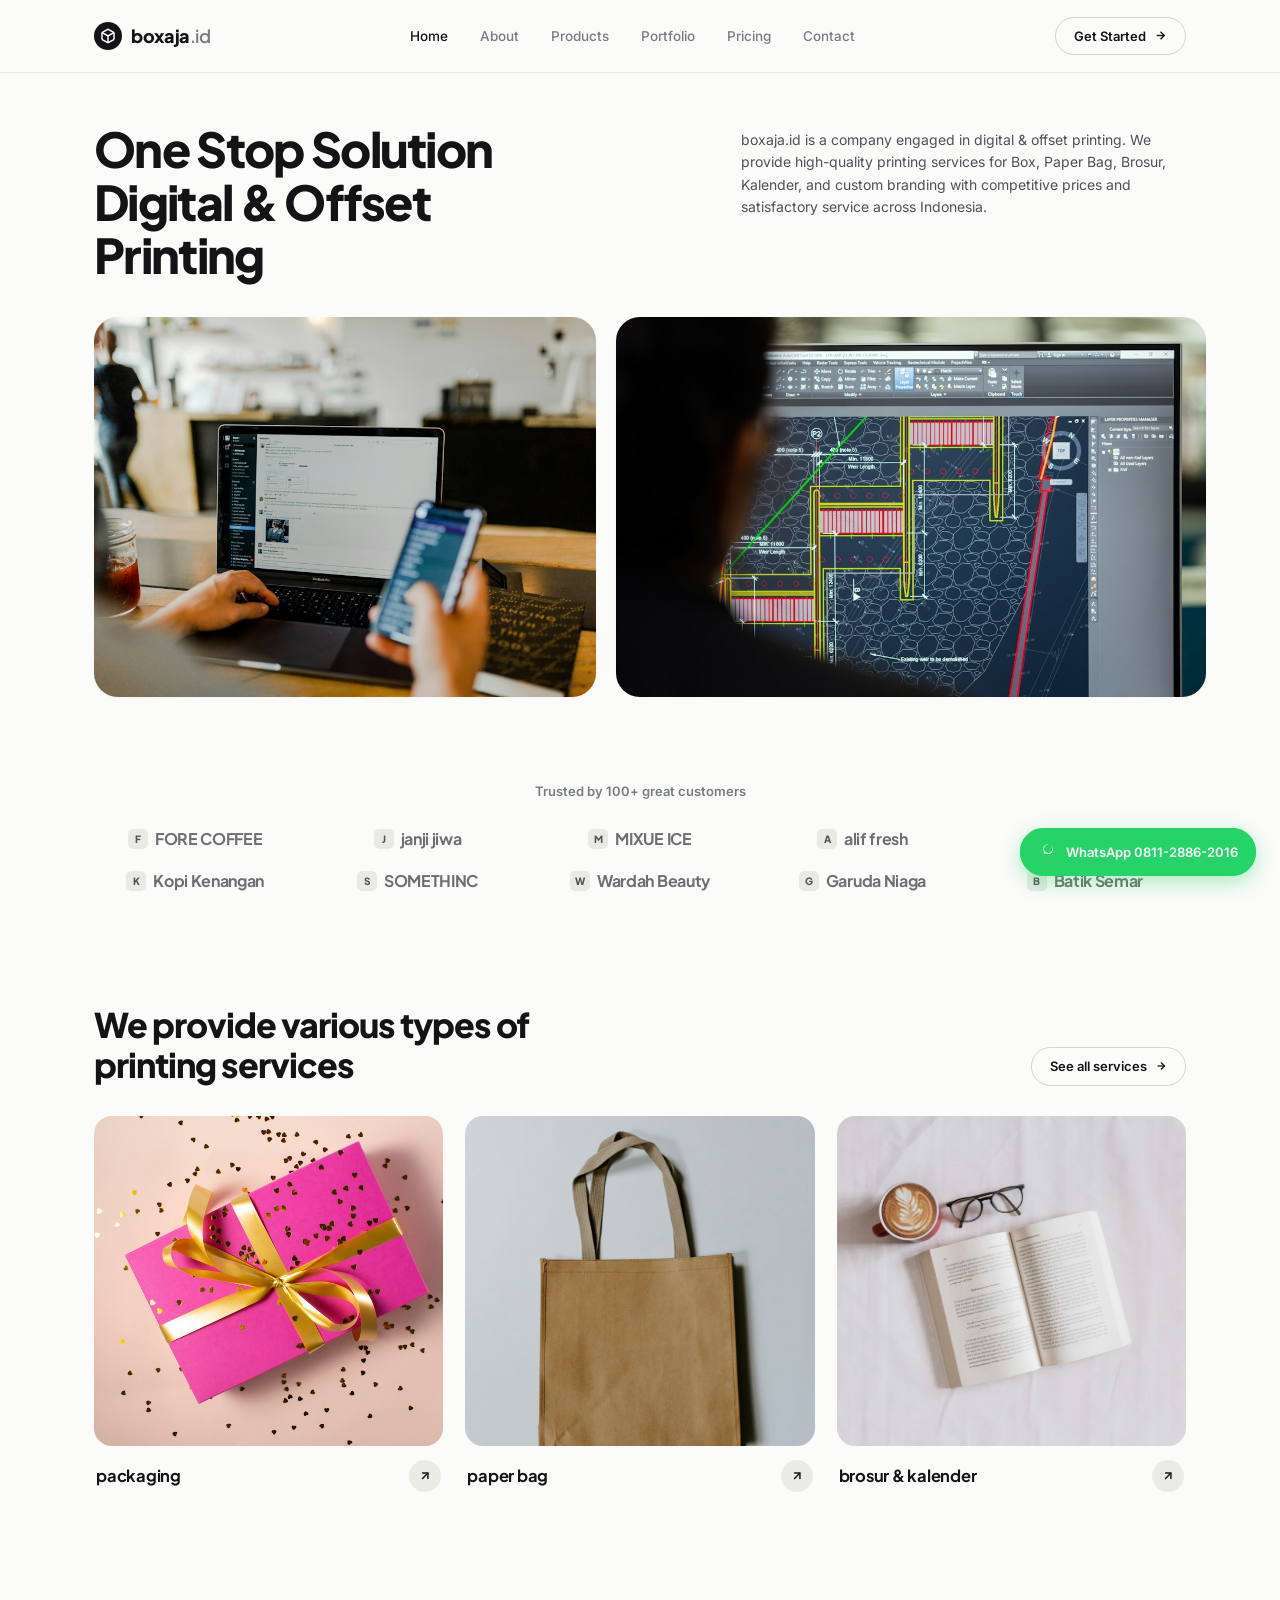
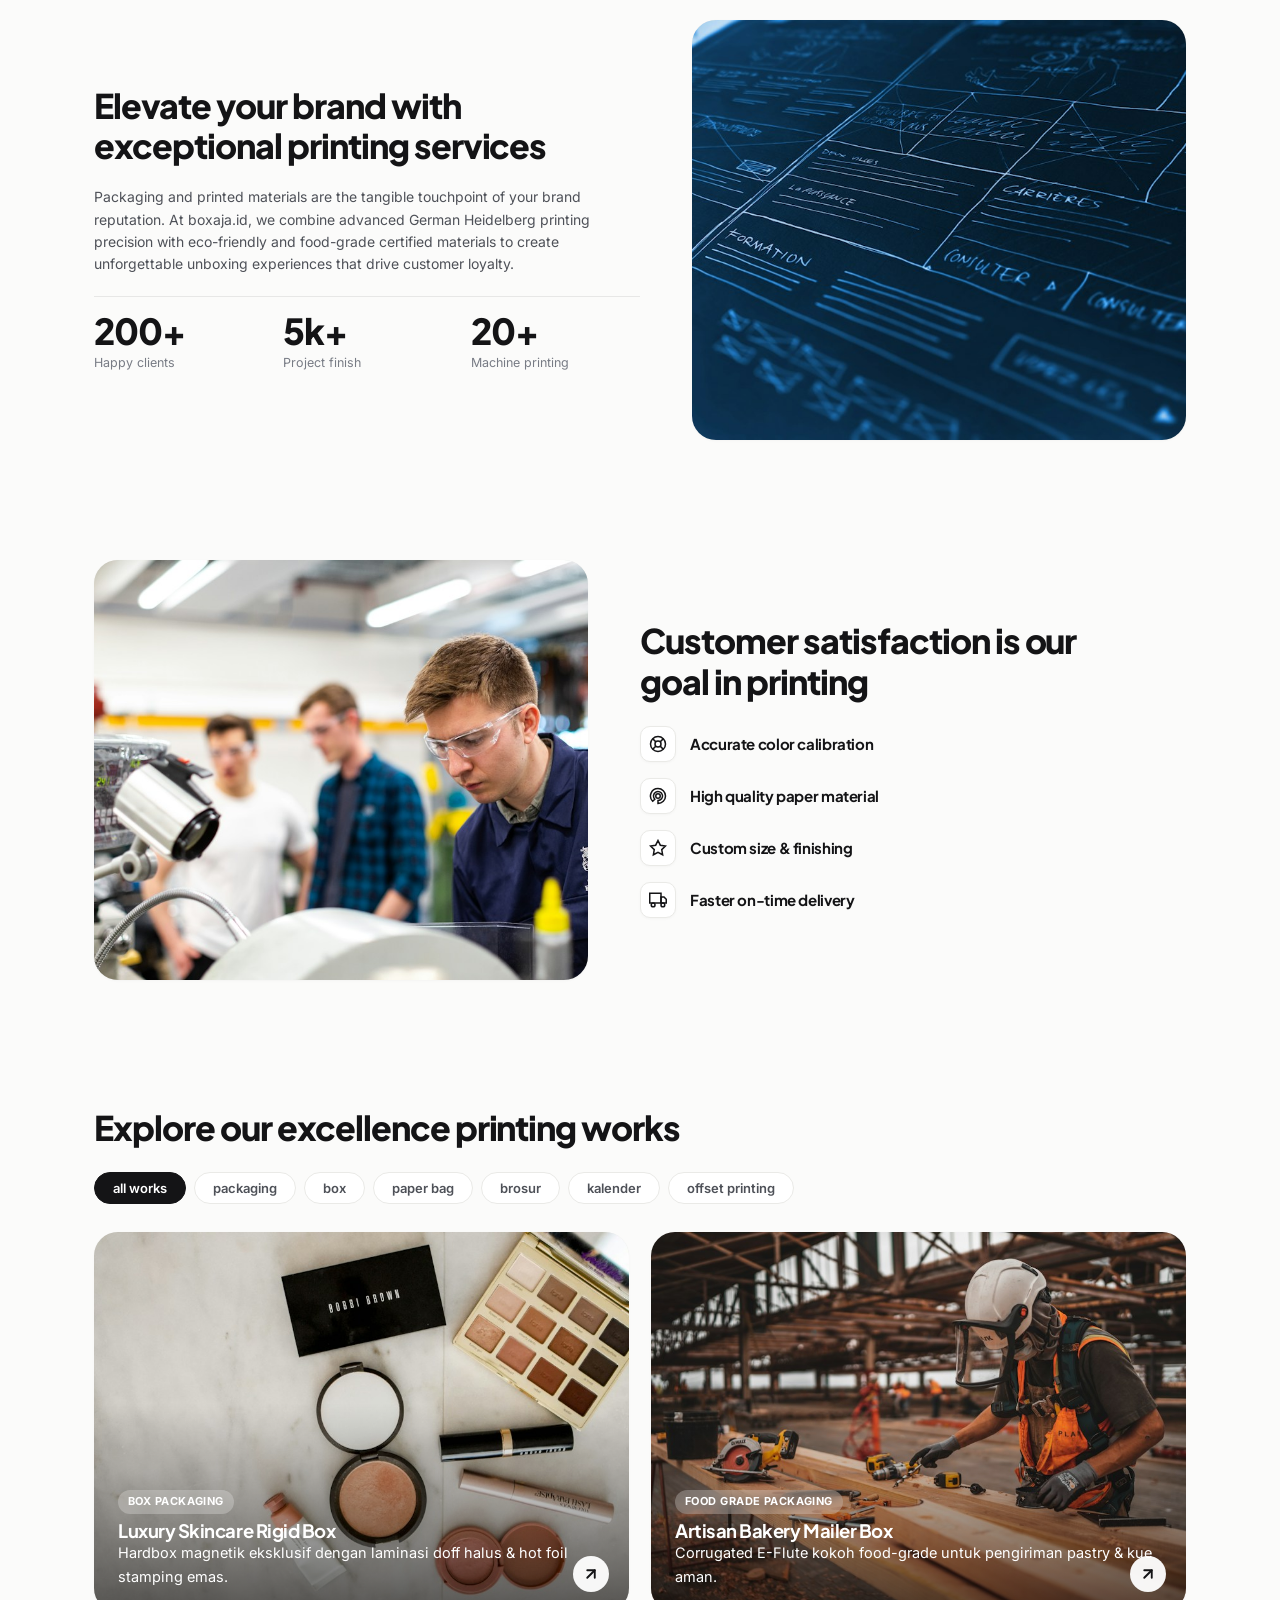
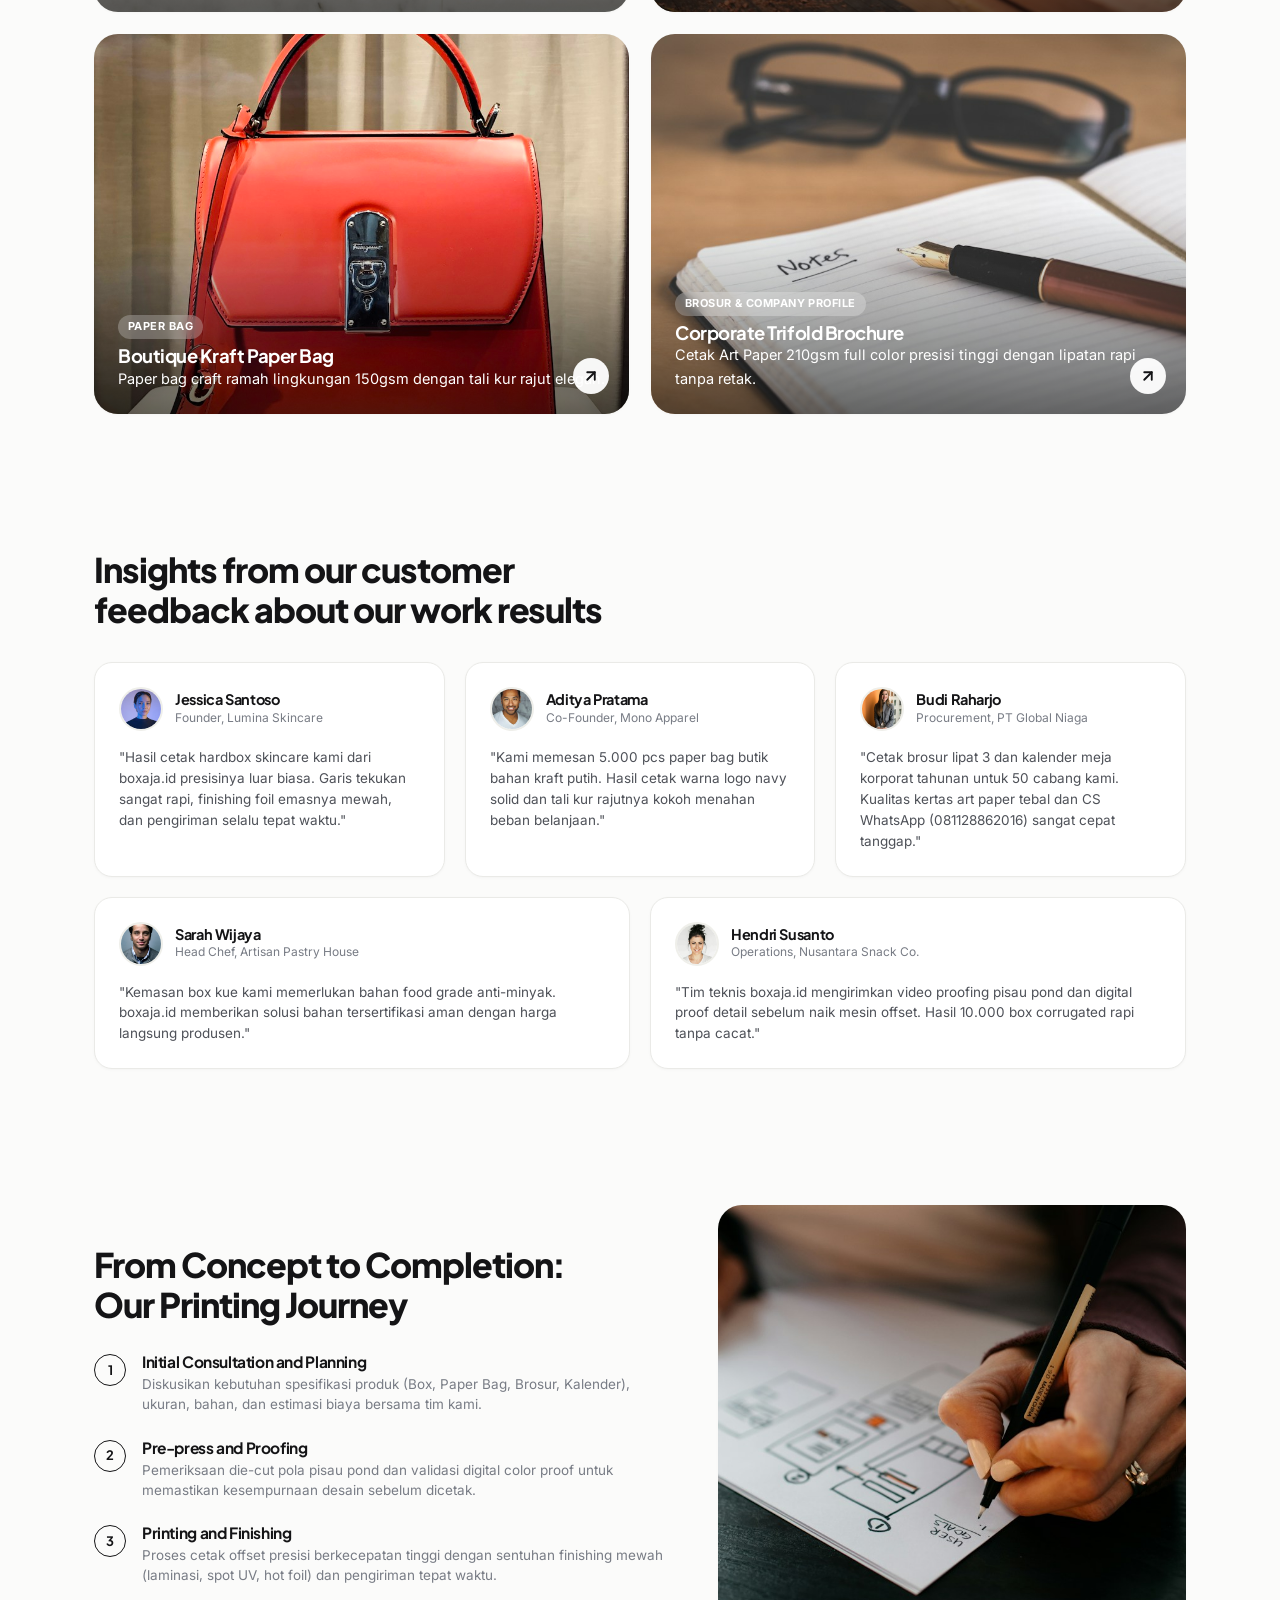
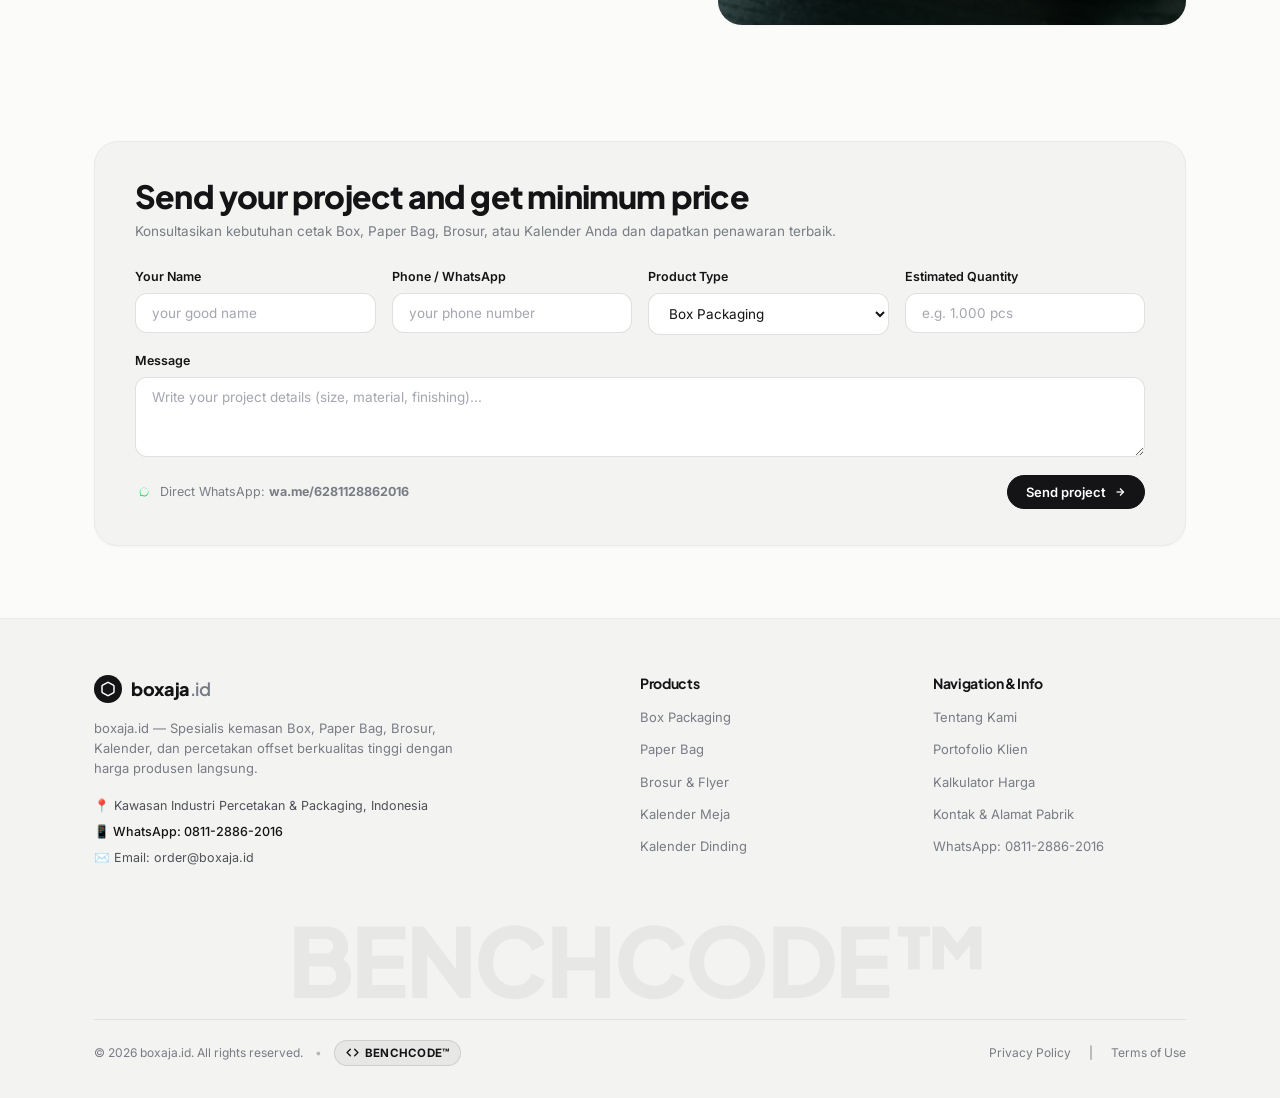
<file: index.html>
<!DOCTYPE html>
<html lang="id">
<head>
  <meta charset="UTF-8">
  <meta name="viewport" content="width=device-width, initial-scale=1.0">
  <title>boxaja.id — One Stop Solution Digital & Offset Printing | Box • Paper Bag • Brosur • Kalender</title>
  
  <meta name="description" content="boxaja.id — Solusi percetakan digital & offset untuk Box Packaging, Paper Bag, Brosur, Kalender, dan kebutuhan promosi brand Anda. Hubungi WA 0811-2886-2016.">
  <meta name="keywords" content="box packaging, paper bag, cetak brosur, cetak kalender, offset printing, kemasan custom, boxaja.id, wa.me/6281128862016">
  
  <!-- Favicon -->
  <link rel="icon" type="image/svg+xml" href="data:image/svg+xml,<svg xmlns='http://www.w3.org/2000/svg' viewBox='0 0 100 100'><rect width='100' height='100' rx='24' fill='%23141416'/><path d='M28 36L50 24L72 36L50 48L28 36Z' fill='%23FFFFFF'/><path d='M28 42L50 54V76L28 64V42Z' fill='%23D4D4D8'/><path d='M72 42L50 54V76L72 64V42Z' fill='%23A1A1AA'/></svg>">

  <!-- Stylesheet -->
  <link rel="stylesheet" href="css/style.css">
</head>
<body>

  <!-- ========================================================================
       Header (Navbar) - Matches reference screenshot
       ======================================================================== -->
  <header class="site-header" id="siteHeader">
    <div class="site-container">
      <div class="nav-wrapper">
        <!-- Logo -->
        <a href="#home" class="site-logo" title="boxaja.id">
          <div class="logo-badge">
            <svg width="16" height="16" viewBox="0 0 24 24" fill="none" stroke="currentColor" stroke-width="2.2">
              <path d="M21 16V8a2 2 0 0 0-1-1.73l-7-4a2 2 0 0 0-2 0l-7 4A2 2 0 0 0 3 8v8a2 2 0 0 0 1 1.73l7 4a2 2 0 0 0 2 0l7-4A2 2 0 0 0 21 16z"></path>
              <polyline points="3.27 6.96 12 12.01 20.73 6.96"></polyline>
              <line x1="12" y1="22.08" x2="12" y2="12"></line>
            </svg>
          </div>
          <span>boxaja<span class="logo-id">.id</span></span>
        </a>

        <!-- Desktop Navigation Links matching multi-page structure -->
        <ul class="nav-links">
          <li><a href="index.html" class="nav-link active">Home</a></li>
          <li><a href="about.html" class="nav-link">About</a></li>
          <li><a href="products.html" class="nav-link">Products</a></li>
          <li><a href="portfolio.html" class="nav-link">Portfolio</a></li>
          <li><a href="pricing.html" class="nav-link">Pricing</a></li>
          <li><a href="contact.html" class="nav-link">Contact</a></li>
        </ul>

        <!-- Action Pill CTA Button matching screenshot -->
        <div class="nav-actions">
          <a href="https://wa.me/6281128862016?text=Halo%20boxaja.id,%20saya%20ingin%20konsultasi%20pembuatan%20kemasan%20dan%20cetak." target="_blank" rel="noopener noreferrer" class="btn-pill btn-pill-outline" title="Hubungi CS boxaja.id via WhatsApp">
            <span>Get Started</span>
            <svg width="13" height="13" viewBox="0 0 24 24" fill="none" stroke="currentColor" stroke-width="2.5">
              <line x1="5" y1="12" x2="19" y2="12"></line>
              <polyline points="12 5 19 12 12 19"></polyline>
            </svg>
          </a>

          <!-- Mobile Hamburger Toggle -->
          <button class="mobile-nav-toggle" id="mobileNavToggle" aria-label="Toggle Navigation">
            <span></span>
            <span></span>
            <span></span>
          </button>
        </div>
      </div>
    </div>
  </header>

  <!-- Mobile Drawer Menu -->
  <div class="mobile-drawer" id="mobileDrawer">
    <ul class="mobile-drawer-links">
      <li><a href="index.html">Home</a></li>
      <li><a href="about.html">About</a></li>
      <li><a href="products.html">Products & Services</a></li>
      <li><a href="portfolio.html">Portfolio</a></li>
      <li><a href="pricing.html">Pricing Calculator</a></li>
      <li><a href="contact.html">Contact Us</a></li>
    </ul>

    <div style="display: flex; flex-direction: column; gap: 12px; margin-top: 24px;">
      <button class="btn-pill btn-pill-outline open-calc-modal" style="justify-content: center; width: 100%;">
        <span>Kalkulator Estimasi Harga</span>
      </button>

      <a href="https://wa.me/6281128862016?text=Halo%20boxaja.id,%20saya%20ingin%20konsultasi%20cetak%20kemasan." target="_blank" rel="noopener noreferrer" class="btn-pill btn-pill-wa" style="justify-content: center; width: 100%;">
        <span>WhatsApp (0811-2886-2016)</span>
      </a>
    </div>
  </div>

  <main>
    <!-- ========================================================================
         Section 1: Hero Section
         Matches Reference Layout: Two-column header + Two side-by-side images
         ======================================================================== -->
    <section class="hero-section" id="home">
      <div class="site-container">
        <!-- Top Text Grid (Split 2 Column) -->
        <div class="hero-top-grid">
          <h1 class="hero-heading">
            One Stop Solution<br>
            Digital & Offset<br>
            Printing
          </h1>

          <div>
            <p class="hero-desc">
              boxaja.id is a company engaged in digital & offset printing. We provide high-quality printing services for Box, Paper Bag, Brosur, Kalender, and custom branding with competitive prices and satisfactory service across Indonesia.
            </p>
          </div>
        </div>

        <!-- Hero Images Grid (2 Photos side-by-side matching screenshot) -->
        <div class="hero-media-grid">
          <div class="hero-media-card" title="Precision Paper Guillotine Cutting">
            <img src="assets/images/hero-cutting.jpg" alt="Industrial Paper Guillotine Cutting Process" width="560" height="380" loading="eager">
          </div>

          <div class="hero-media-card" title="Offset Printing Press Facility">
            <img src="assets/images/hero-press.jpg" alt="Offset Printing Press Machine Facility" width="660" height="380" loading="eager">
          </div>
        </div>
      </div>
    </section>

    <!-- ========================================================================
         Section 2: Client / Brand Trust Bar
         Matches: "Trusted by 100+ great customers" with 2 rows of 5 logos
         ======================================================================== -->
    <section class="clients-section">
      <div class="site-container">
        <p class="clients-title">Trusted by 100+ great customers</p>
        
        <div class="clients-grid-rows">
          <!-- Row 1: 5 Logos -->
          <div class="clients-row">
            <div class="client-brand">
              <span class="brand-icon">F</span>
              <span>FORE COFFEE</span>
            </div>
            <div class="client-brand">
              <span class="brand-icon">J</span>
              <span>janji jiwa</span>
            </div>
            <div class="client-brand">
              <span class="brand-icon">M</span>
              <span>MIXUE ICE</span>
            </div>
            <div class="client-brand">
              <span class="brand-icon">A</span>
              <span>alif fresh</span>
            </div>
            <div class="client-brand">
              <span class="brand-icon">D</span>
              <span>daily bread</span>
            </div>
          </div>

          <!-- Row 2: 5 Logos -->
          <div class="clients-row">
            <div class="client-brand">
              <span class="brand-icon">K</span>
              <span>Kopi Kenangan</span>
            </div>
            <div class="client-brand">
              <span class="brand-icon">S</span>
              <span>SOMETHINC</span>
            </div>
            <div class="client-brand">
              <span class="brand-icon">W</span>
              <span>Wardah Beauty</span>
            </div>
            <div class="client-brand">
              <span class="brand-icon">G</span>
              <span>Garuda Niaga</span>
            </div>
            <div class="client-brand">
              <span class="brand-icon">B</span>
              <span>Batik Semar</span>
            </div>
          </div>
        </div>
      </div>
    </section>

    <!-- ========================================================================
         Section 3: We provide various types of printing services
         Matches: 3 card column grid with photo top, title + circle arrow button below
         ======================================================================== -->
    <section class="services-section" id="services">
      <div class="site-container">
        <!-- Section Header Row -->
        <div class="section-header-row">
          <h2 class="section-title">
            We provide various types of<br>
            printing services
          </h2>
          <a href="#contact" class="btn-pill btn-pill-outline">
            <span>See all services</span>
            <svg width="12" height="12" viewBox="0 0 24 24" fill="none" stroke="currentColor" stroke-width="2.5">
              <line x1="5" y1="12" x2="19" y2="12"></line>
              <polyline points="12 5 19 12 12 19"></polyline>
            </svg>
          </a>
        </div>

        <!-- 3-Column Services Grid -->
        <div class="services-grid">
          <!-- Card 1: Box Packaging -->
          <div class="service-card" onclick="window.location.href='#contact'">
            <div class="service-image-box">
              <img src="assets/images/service-box.jpg" alt="Box Packaging Custom" width="380" height="330" loading="lazy">
            </div>
            <div class="service-bottom-row">
              <h3 class="service-title">packaging</h3>
              <div class="arrow-circle-btn">
                <svg width="14" height="14" viewBox="0 0 24 24" fill="none" stroke="currentColor" stroke-width="2.5">
                  <line x1="7" y1="17" x2="17" y2="7"></line>
                  <polyline points="7 7 17 7 17 17"></polyline>
                </svg>
              </div>
            </div>
          </div>

          <!-- Card 2: Paper Bag -->
          <div class="service-card" onclick="window.location.href='#contact'">
            <div class="service-image-box">
              <img src="assets/images/service-paperbag.jpg" alt="Paper Bag Ramah Lingkungan" width="380" height="330" loading="lazy">
            </div>
            <div class="service-bottom-row">
              <h3 class="service-title">paper bag</h3>
              <div class="arrow-circle-btn">
                <svg width="14" height="14" viewBox="0 0 24 24" fill="none" stroke="currentColor" stroke-width="2.5">
                  <line x1="7" y1="17" x2="17" y2="7"></line>
                  <polyline points="7 7 17 7 17 17"></polyline>
                </svg>
              </div>
            </div>
          </div>

          <!-- Card 3: Brosur & Kalender -->
          <div class="service-card" onclick="window.location.href='#contact'">
            <div class="service-image-box">
              <img src="assets/images/service-brochure.jpg" alt="Brosur & Kalender" width="380" height="330" loading="lazy">
            </div>
            <div class="service-bottom-row">
              <h3 class="service-title">brosur & kalender</h3>
              <div class="arrow-circle-btn">
                <svg width="14" height="14" viewBox="0 0 24 24" fill="none" stroke="currentColor" stroke-width="2.5">
                  <line x1="7" y1="17" x2="17" y2="7"></line>
                  <polyline points="7 7 17 7 17 17"></polyline>
                </svg>
              </div>
            </div>
          </div>
        </div>
      </div>
    </section>

    <!-- ========================================================================
         Section 4: Elevate your brand with exceptional printing services
         Matches: Left (Heading + Paragraph + 3 Stats) | Right (Specialist Photo)
         ======================================================================== -->
    <section class="elevate-section" id="about">
      <div class="site-container">
        <div class="elevate-grid">
          <!-- Left Column -->
          <div class="elevate-content">
            <h2 class="section-title">
              Elevate your brand with<br>
              exceptional printing services
            </h2>
            <p class="elevate-desc">
              Packaging and printed materials are the tangible touchpoint of your brand reputation. At boxaja.id, we combine advanced German Heidelberg printing precision with eco-friendly and food-grade certified materials to create unforgettable unboxing experiences that drive customer loyalty.
            </p>

            <!-- 3 Counter Stats matching reference screenshot -->
            <div class="stats-row">
              <div class="stat-item">
                <span class="stat-num">200+</span>
                <span class="stat-label">Happy clients</span>
              </div>
              <div class="stat-item">
                <span class="stat-num">5k+</span>
                <span class="stat-label">Project finish</span>
              </div>
              <div class="stat-item">
                <span class="stat-num">20+</span>
                <span class="stat-label">Machine printing</span>
              </div>
            </div>
          </div>

          <!-- Right Column Photo (Printing specialist holding color swatch fan) -->
          <div class="elevate-image-box" title="Printing specialist with color swatches">
            <img src="assets/images/feature-specialist.jpg" alt="Printing specialist with color swatches" width="520" height="420" loading="lazy">
          </div>
        </div>
      </div>
    </section>

    <!-- ========================================================================
         Section 5: Customer satisfaction is our goal in printing
         Matches: Left (Technician Photo) | Right (Heading + Feature List with Icons)
         ======================================================================== -->
    <section class="satisfaction-section">
      <div class="site-container">
        <div class="satisfaction-grid">
          <!-- Left Column Photo (Technician inspecting offset printing press) -->
          <div class="satisfaction-image-box" title="Technician inspecting offset press">
            <img src="assets/images/feature-technician.jpg" alt="Technician inspecting offset press rollers and ink" width="520" height="420" loading="lazy">
          </div>

          <!-- Right Column -->
          <div class="satisfaction-content">
            <h2 class="section-title">
              Customer satisfaction is our<br>
              goal in printing
            </h2>

            <div class="features-list">
              <!-- Feature 1 -->
              <div class="feature-item">
                <div class="feature-icon-badge">
                  <svg width="18" height="18" viewBox="0 0 24 24" fill="none" stroke="currentColor" stroke-width="2">
                    <circle cx="12" cy="12" r="10"></circle>
                    <path d="m4.93 4.93 4.24 4.24"></path>
                    <path d="m14.83 9.17 4.24-4.24"></path>
                    <path d="m14.83 14.83 4.24 4.24"></path>
                    <path d="m9.17 14.83-4.24 4.24"></path>
                    <circle cx="12" cy="12" r="4"></circle>
                  </svg>
                </div>
                <div>
                  <h4 class="feature-title">Accurate color calibration</h4>
                </div>
              </div>

              <!-- Feature 2 -->
              <div class="feature-item">
                <div class="feature-icon-badge">
                  <svg width="18" height="18" viewBox="0 0 24 24" fill="none" stroke="currentColor" stroke-width="2">
                    <path d="M12 2a10 10 0 0 0-7.07 17.07l2.83-2.83A6 6 0 1 1 12 18v4a10 10 0 0 0 0-20z"></path>
                    <circle cx="12" cy="12" r="3"></circle>
                  </svg>
                </div>
                <div>
                  <h4 class="feature-title">High quality paper material</h4>
                </div>
              </div>

              <!-- Feature 3 -->
              <div class="feature-item">
                <div class="feature-icon-badge">
                  <svg width="18" height="18" viewBox="0 0 24 24" fill="none" stroke="currentColor" stroke-width="2">
                    <polygon points="12 2 15.09 8.26 22 9.27 17 14.14 18.18 21.02 12 17.77 5.82 21.02 7 14.14 2 9.27 8.91 8.26 12 2"></polygon>
                  </svg>
                </div>
                <div>
                  <h4 class="feature-title">Custom size & finishing</h4>
                </div>
              </div>

              <!-- Feature 4 -->
              <div class="feature-item">
                <div class="feature-icon-badge">
                  <svg width="18" height="18" viewBox="0 0 24 24" fill="none" stroke="currentColor" stroke-width="2">
                    <rect x="1" y="3" width="15" height="13"></rect>
                    <polygon points="16 8 20 8 23 11 23 16 16 16 16 8"></polygon>
                    <circle cx="5.5" cy="18.5" r="2.5"></circle>
                    <circle cx="18.5" cy="18.5" r="2.5"></circle>
                  </svg>
                </div>
                <div>
                  <h4 class="feature-title">Faster on-time delivery</h4>
                </div>
              </div>
            </div>
          </div>
        </div>
      </div>
    </section>

    <!-- ========================================================================
         Section 6: Explore our excellence printing works (Portfolio)
         Matches: Filter Tabs + 2 Large Showcase Cards side-by-side
         ======================================================================== -->
    <section class="portfolio-section" id="portfolio">
      <div class="site-container">
        <div class="portfolio-header">
          <h2 class="section-title">
            Explore our excellence printing works
          </h2>
        </div>

        <!-- Filter Tabs matching reference screenshot -->
        <div class="filter-tabs-row">
          <button class="filter-tab active" data-filter="all">all works</button>
          <button class="filter-tab" data-filter="box">packaging</button>
          <button class="filter-tab" data-filter="box">box</button>
          <button class="filter-tab" data-filter="paperbag">paper bag</button>
          <button class="filter-tab" data-filter="brosur">brosur</button>
          <button class="filter-tab" data-filter="kalender">kalender</button>
          <button class="filter-tab" data-filter="offset">offset printing</button>
        </div>

        <!-- Showcase Cards Grid (Rendered dynamically by JavaScript) -->
        <div class="portfolio-grid" id="portfolioGrid">
          <!-- Injected via js/main.js: Matches 2 large side-by-side cards -->
        </div>
      </div>
    </section>

    <!-- ========================================================================
         Section 7: Insights from our customer feedback (Testimonials)
         Matches: 3 top cards, 2 bottom cards layout
         ======================================================================== -->
    <section class="testimonials-section">
      <div class="site-container">
        <div class="testimonials-header">
          <h2 class="section-title">
            Insights from our customer<br>
            feedback about our work results
          </h2>
        </div>

        <!-- Top Row: 3 Cards -->
        <div class="testimonials-top-grid">
          <!-- Review 1 -->
          <div class="testimonial-card">
            <div class="testimonial-user-row">
              <img src="assets/images/avatar-1.jpg" alt="Jessica Santoso" class="testimonial-avatar">
              <div>
                <h4 class="testimonial-user-name">Jessica Santoso</h4>
                <p class="testimonial-user-role">Founder, Lumina Skincare</p>
              </div>
            </div>
            <p class="testimonial-quote">
              "Hasil cetak hardbox skincare kami dari boxaja.id presisinya luar biasa. Garis tekukan sangat rapi, finishing foil emasnya mewah, dan pengiriman selalu tepat waktu."
            </p>
          </div>

          <!-- Review 2 -->
          <div class="testimonial-card">
            <div class="testimonial-user-row">
              <img src="assets/images/avatar-2.jpg" alt="Aditya Pratama" class="testimonial-avatar">
              <div>
                <h4 class="testimonial-user-name">Aditya Pratama</h4>
                <p class="testimonial-user-role">Co-Founder, Mono Apparel</p>
              </div>
            </div>
            <p class="testimonial-quote">
              "Kami memesan 5.000 pcs paper bag butik bahan kraft putih. Hasil cetak warna logo navy solid dan tali kur rajutnya kokoh menahan beban belanjaan."
            </p>
          </div>

          <!-- Review 3 -->
          <div class="testimonial-card">
            <div class="testimonial-user-row">
              <img src="assets/images/avatar-3.jpg" alt="Budi Raharjo" class="testimonial-avatar">
              <div>
                <h4 class="testimonial-user-name">Budi Raharjo</h4>
                <p class="testimonial-user-role">Procurement, PT Global Niaga</p>
              </div>
            </div>
            <p class="testimonial-quote">
              "Cetak brosur lipat 3 dan kalender meja korporat tahunan untuk 50 cabang kami. Kualitas kertas art paper tebal dan CS WhatsApp (081128862016) sangat cepat tanggap."
            </p>
          </div>
        </div>

        <!-- Bottom Row: 2 Cards -->
        <div class="testimonials-bottom-grid">
          <!-- Review 4 -->
          <div class="testimonial-card">
            <div class="testimonial-user-row">
              <img src="assets/images/avatar-4.jpg" alt="Sarah Wijaya" class="testimonial-avatar">
              <div>
                <h4 class="testimonial-user-name">Sarah Wijaya</h4>
                <p class="testimonial-user-role">Head Chef, Artisan Pastry House</p>
              </div>
            </div>
            <p class="testimonial-quote">
              "Kemasan box kue kami memerlukan bahan food grade anti-minyak. boxaja.id memberikan solusi bahan tersertifikasi aman dengan harga langsung produsen."
            </p>
          </div>

          <!-- Review 5 -->
          <div class="testimonial-card">
            <div class="testimonial-user-row">
              <img src="assets/images/avatar-5.jpg" alt="Hendri Susanto" class="testimonial-avatar">
              <div>
                <h4 class="testimonial-user-name">Hendri Susanto</h4>
                <p class="testimonial-user-role">Operations, Nusantara Snack Co.</p>
              </div>
            </div>
            <p class="testimonial-quote">
              "Tim teknis boxaja.id mengirimkan video proofing pisau pond dan digital proof detail sebelum naik mesin offset. Hasil 10.000 box corrugated rapi tanpa cacat."
            </p>
          </div>
        </div>
      </div>
    </section>

    <!-- ========================================================================
         Section 8: From Concept to Completion: Our Printing Journey
         Matches: Left (Numbered Steps 1-3) | Right (Specialist Photo)
         ======================================================================== -->
    <section class="process-section" id="process">
      <div class="site-container">
        <div class="process-grid">
          <!-- Left Column: Steps -->
          <div>
            <h2 class="section-title">
              From Concept to Completion:<br>
              Our Printing Journey
            </h2>

            <div class="process-steps">
              <!-- Step 1 -->
              <div class="process-step-item">
                <div class="step-num-badge">1</div>
                <div class="step-content">
                  <h4 class="step-title">Initial Consultation and Planning</h4>
                  <p class="step-desc">Diskusikan kebutuhan spesifikasi produk (Box, Paper Bag, Brosur, Kalender), ukuran, bahan, dan estimasi biaya bersama tim kami.</p>
                </div>
              </div>

              <!-- Step 2 -->
              <div class="process-step-item">
                <div class="step-num-badge">2</div>
                <div class="step-content">
                  <h4 class="step-title">Pre-press and Proofing</h4>
                  <p class="step-desc">Pemeriksaan die-cut pola pisau pond dan validasi digital color proof untuk memastikan kesempurnaan desain sebelum dicetak.</p>
                </div>
              </div>

              <!-- Step 3 -->
              <div class="process-step-item">
                <div class="step-num-badge">3</div>
                <div class="step-content">
                  <h4 class="step-title">Printing and Finishing</h4>
                  <p class="step-desc">Proses cetak offset presisi berkecepatan tinggi dengan sentuhan finishing mewah (laminasi, spot UV, hot foil) dan pengiriman tepat waktu.</p>
                </div>
              </div>
            </div>
          </div>

          <!-- Right Column Photo -->
          <div class="process-image-box" title="Quality Inspection of Prints">
            <img src="assets/images/process-inspect.jpg" alt="Printing specialist inspecting print proofs" width="520" height="420" loading="lazy">
          </div>
        </div>
      </div>
    </section>

    <!-- ========================================================================
         Section 9: Send your project and get minimum price (Interactive Form Card)
         Matches reference screenshot: 4 columns in row 1, 1 wide row for message, Send button on right
         ======================================================================== -->
    <section class="quote-section" id="contact">
      <div class="site-container">
        <div class="quote-card">
          <div class="quote-card-header">
            <h2 class="quote-title">Send your project and get minimum price</h2>
            <p class="quote-subtitle">
              Konsultasikan kebutuhan cetak Box, Paper Bag, Brosur, atau Kalender Anda dan dapatkan penawaran terbaik.
            </p>
          </div>

          <form id="projectQuoteForm">
            <!-- Row 1: 4 Columns layout matching reference screenshot! -->
            <div class="quote-form-row-1">
              <!-- Column 1: Your Name -->
              <div class="form-group">
                <label for="quoteName" class="form-label">Your Name</label>
                <input type="text" id="quoteName" class="form-control" placeholder="your good name" required>
              </div>

              <!-- Column 2: WhatsApp Number -->
              <div class="form-group">
                <label for="quotePhone" class="form-label">Phone / WhatsApp</label>
                <input type="tel" id="quotePhone" class="form-control" placeholder="your phone number" required>
              </div>

              <!-- Column 3: Product Type -->
              <div class="form-group">
                <label for="quoteProduct" class="form-label">Product Type</label>
                <select id="quoteProduct" class="form-control" required>
                  <option value="Box Packaging">Box Packaging</option>
                  <option value="Paper Bag">Paper Bag</option>
                  <option value="Brosur & Flyer">Brosur & Flyer</option>
                  <option value="Kalender Meja / Dinding">Kalender Meja / Dinding</option>
                  <option value="Custom Offset Printing">Custom Offset Printing</option>
                </select>
              </div>

              <!-- Column 4: Quantity -->
              <div class="form-group">
                <label for="quoteQty" class="form-label">Estimated Quantity</label>
                <input type="text" id="quoteQty" class="form-control" placeholder="e.g. 1.000 pcs" required>
              </div>
            </div>

            <!-- Row 2: Message (Wide single row) -->
            <div class="quote-form-row-2">
              <div class="form-group">
                <label for="quoteMessage" class="form-label">Message</label>
                <textarea id="quoteMessage" class="form-control" placeholder="Write your project details (size, material, finishing)..."></textarea>
              </div>
            </div>

            <!-- Row 3: Action Row (Send project button aligned to right matching screenshot) -->
            <div class="form-actions-row">
              <div class="quote-wa-note">
                <svg width="18" height="18" viewBox="0 0 24 24" fill="#25D366">
                  <path d="M12.031 6.172c-3.181 0-5.767 2.586-5.768 5.766-.001 1.298.38 2.27 1.019 3.287l-.711 2.598 2.664-.698c.969.585 1.961.947 3.01.947 3.181 0 5.767-2.586 5.767-5.766 0-3.181-2.586-5.767-5.767-5.767zm0 10.378c-.917 0-1.785-.279-2.529-.77l-.181-.11-1.637.429.437-1.597-.123-.195c-.537-.852-.821-1.783-.821-2.737 0-2.817 2.293-5.11 5.11-5.11 2.817 0 5.11 2.293 5.11 5.11 0 2.817-2.293 5.11-5.11 5.11z"/>
                </svg>
                <span>Direct WhatsApp: <strong>wa.me/6281128862016</strong></span>
              </div>

              <button type="submit" class="btn-pill btn-pill-dark">
                <span>Send project</span>
                <svg width="12" height="12" viewBox="0 0 24 24" fill="none" stroke="currentColor" stroke-width="2.5">
                  <line x1="5" y1="12" x2="19" y2="12"></line>
                  <polyline points="12 5 19 12 12 19"></polyline>
                </svg>
              </button>
            </div>
          </form>
        </div>
      </div>
    </section>
  </main>

  <!-- ========================================================================
       Section 10: Footer
       Matches reference screenshot: Left (Logo + Address + Contacts) | Right (Products + Follow us)
       ======================================================================== -->
  <footer class="site-footer">
    <div class="site-container">
      <div class="footer-top-grid">
        <!-- Brand Column -->
        <div class="footer-brand-col">
          <a href="#home" class="site-logo">
            <div class="logo-badge">
              <svg width="16" height="16" viewBox="0 0 24 24" fill="none" stroke="currentColor" stroke-width="2.2">
                <path d="M21 16V8a2 2 0 0 0-1-1.73l-7-4a2 2 0 0 0-2 0l-7 4A2 2 0 0 0 3 8v8a2 2 0 0 0 1 1.73l7 4a2 2 0 0 0 2 0l7-4A2 2 0 0 0 21 16z"></path>
              </svg>
            </div>
            <span>boxaja<span class="logo-id">.id</span></span>
          </a>
          <p class="footer-desc">
            boxaja.id — Spesialis kemasan Box, Paper Bag, Brosur, Kalender, dan percetakan offset berkualitas tinggi dengan harga produsen langsung.
          </p>
          <div class="footer-contact-info">
            <p>📍 Kawasan Industri Percetakan & Packaging, Indonesia</p>
            <p>
              <a href="https://wa.me/6281128862016" target="_blank" rel="noopener noreferrer" class="footer-contact-link">
                📱 WhatsApp: 0811-2886-2016
              </a>
            </p>
            <p>✉️ Email: order@boxaja.id</p>
          </div>
        </div>

        <!-- Products Column -->
        <div>
          <h4 class="footer-col-title">Products</h4>
          <ul class="footer-links-list">
            <li><a href="products.html#box">Box Packaging</a></li>
            <li><a href="products.html#paperbag">Paper Bag</a></li>
            <li><a href="products.html#brosur">Brosur & Flyer</a></li>
            <li><a href="products.html#kalender">Kalender Meja</a></li>
            <li><a href="products.html#kalender">Kalender Dinding</a></li>
          </ul>
        </div>

        <!-- Follow Us Column -->
        <div>
          <h4 class="footer-col-title">Navigation & Info</h4>
          <ul class="footer-links-list">
            <li><a href="about.html">Tentang Kami</a></li>
            <li><a href="portfolio.html">Portofolio Klien</a></li>
            <li><a href="pricing.html">Kalkulator Harga</a></li>
            <li><a href="contact.html">Kontak & Alamat Pabrik</a></li>
            <li><a href="https://wa.me/6281128862016" target="_blank" rel="noopener noreferrer">WhatsApp: 0811-2886-2016</a></li>
          </ul>
        </div>
      </div>

      <!-- Giant Subtle Watermark: BENCHCODE™ -->
      <div class="footer-watermark-wrap">
        <div class="footer-watermark">
          BENCHCODE™
        </div>
      </div>

      <!-- Footer Bottom Bar -->
      <div class="footer-bottom-bar">
        <div style="display: flex; align-items: center; gap: 12px; flex-wrap: wrap;">
          <p>© 2026 boxaja.id. All rights reserved.</p>
          <span style="color: rgba(0,0,0,0.25);">•</span>
          <a href="https://github.com/benchcodedev" target="_blank" rel="noopener noreferrer" class="benchcode-badge" title="BENCHCODE™ Software & Digital Architecture">
            <svg class="benchcode-tm-icon" viewBox="0 0 24 24" fill="none" stroke="currentColor" stroke-width="2.5" stroke-linecap="round" stroke-linejoin="round">
              <polyline points="16 18 22 12 16 6"></polyline>
              <polyline points="8 6 2 12 8 18"></polyline>
            </svg>
            <span>BENCHCODE™</span>
          </a>
        </div>
        <div class="footer-bottom-links">
          <a href="#">Privacy Policy</a>
          <span>|</span>
          <a href="#">Terms of Use</a>
        </div>
      </div>
    </div>
  </footer>

  <!-- ========================================================================
       Interactive Price Estimator Calculator Modal
       ======================================================================== -->
  <div class="modal-overlay" id="calcModal" role="dialog" aria-modal="true" aria-labelledby="calcModalTitle">
    <div class="modal-dialog">
      <button class="modal-close-btn" id="closeCalcModal" aria-label="Tutup Modal">&times;</button>
      
      <div style="margin-bottom: 20px;">
        <span style="font-size: 11px; font-weight: 700; text-transform: uppercase; letter-spacing: 0.05em; background: #EBEBE6; padding: 3px 10px; border-radius: 9999px;">Kalkulator Simulasi</span>
        <h3 id="calcModalTitle" style="font-size: 22px; font-weight: 800; margin-top: 8px;">Hitung Estimasi Harga Cetak</h3>
        <p style="font-size: 13px; color: var(--text-muted); margin-top: 3px;">Pilih spesifikasi produk dan jumlah pesanan untuk perkiraan biaya langsung.</p>
      </div>

      <form id="calcForm" onsubmit="event.preventDefault();">
        <div style="display: flex; flex-direction: column; gap: 14px;">
          <!-- Product Choice -->
          <div class="form-group">
            <label for="calcProduct" class="form-label">Kategori Produk</label>
            <select id="calcProduct" class="form-control">
              <option value="box-food">Box Makanan / Bakery (Ivory Foodgrade)</option>
              <option value="box-corrugated" selected>Box Mailer Corrugated E-Flute</option>
              <option value="box-hardbox">Hardbox Eksklusif (Rigid Box)</option>
              <option value="paperbag-kraft">Paper Bag Kraft Coklat / Putih</option>
              <option value="paperbag-artcarton">Paper Bag Art Carton Tebal</option>
              <option value="brosur">Brosur Lipat / Flyer A4 Art Paper</option>
              <option value="kalender-meja">Kalender Meja Spiral Dudukan Linen</option>
              <option value="kalender-dinding">Kalender Dinding Spiral</option>
            </select>
          </div>

          <!-- Material Spec -->
          <div class="form-group">
            <label for="calcMaterial" class="form-label">Pilihan Bahan</label>
            <select id="calcMaterial" class="form-control">
              <option value="standard" selected>Standard (Ekonomis & Rapi)</option>
              <option value="premium">Premium (Lebih Tebal & Kokoh)</option>
              <option value="exclusive">Exclusive High-Grade (Foodgrade / Hard Cover)</option>
            </select>
          </div>

          <!-- Finishing -->
          <div class="form-group">
            <label for="calcFinishing" class="form-label">Finishing Tambahan</label>
            <select id="calcFinishing" class="form-control">
              <option value="none" selected>Tanpa Finishing Khusus (Standar Varnish)</option>
              <option value="doff">Laminasi Doff Elegan</option>
              <option value="glossy">Laminasi Glossy Mengkilap</option>
              <option value="spot-uv">Laminasi Doff + Spot UV Logo</option>
              <option value="hot-foil">Hot Stamping Foil Emas / Silver</option>
              <option value="combo">Paket Lengkap: Doff + Spot UV + Foil Emas</option>
            </select>
          </div>

          <!-- Quantity Input -->
          <div class="form-group">
            <label for="calcQty" class="form-label">Jumlah Pemesanan (Pcs / Lembar)</label>
            <input type="number" id="calcQty" class="form-control" value="1000" min="100" step="100">
          </div>

          <!-- Calculation Result -->
          <div class="calc-result-box">
            <span style="font-size: 11.5px; font-weight: 600; color: var(--text-muted); text-transform: uppercase;">Perkiraan Total Investasi:</span>
            <div class="calc-price-display" id="calcTotalResult">Rp 4.095.000</div>
            <div class="calc-unit-price" id="calcUnitResult">± Rp 4.095 / pcs (Estimasi 1.000 pcs)</div>
          </div>

          <!-- Action WA Button -->
          <button type="button" id="orderCalcBtn" class="btn-pill btn-pill-wa" style="justify-content: center; width: 100%; margin-top: 6px;">
            <span>Pesan / Minta Mockup via WhatsApp</span>
          </button>
        </div>
      </form>
    </div>
  </div>

  <!-- ========================================================================
       Floating WhatsApp Button
       ======================================================================== -->
  <a href="https://wa.me/6281128862016?text=Halo%20boxaja.id,%20saya%20ingin%20konsultasi%20cetak%20kemasan%20box%20dan%20paper%20bag." target="_blank" rel="noopener noreferrer" class="floating-wa" title="Chat WhatsApp Customer Service boxaja.id">
    <div class="floating-wa-pulse"></div>
    <div class="floating-wa-icon">
      <svg width="20" height="20" viewBox="0 0 24 24" fill="currentColor">
        <path d="M12.031 6.172c-3.181 0-5.767 2.586-5.768 5.766-.001 1.298.38 2.27 1.019 3.287l-.711 2.598 2.664-.698c.969.585 1.961.947 3.01.947 3.181 0 5.767-2.586 5.767-5.766 0-3.181-2.586-5.767-5.767-5.767zm0 10.378c-.917 0-1.785-.279-2.529-.77l-.181-.11-1.637.429.437-1.597-.123-.195c-.537-.852-.821-1.783-.821-2.737 0-2.817 2.293-5.11 5.11-5.11 2.817 0 5.11 2.293 5.11 5.11 0 2.817-2.293 5.11-5.11 5.11z"/>
      </svg>
    </div>
    <span>WhatsApp 0811-2886-2016</span>
  </a>

  <!-- JavaScript -->
  <script src="js/main.js"></script>
</body>
</html>
</file>
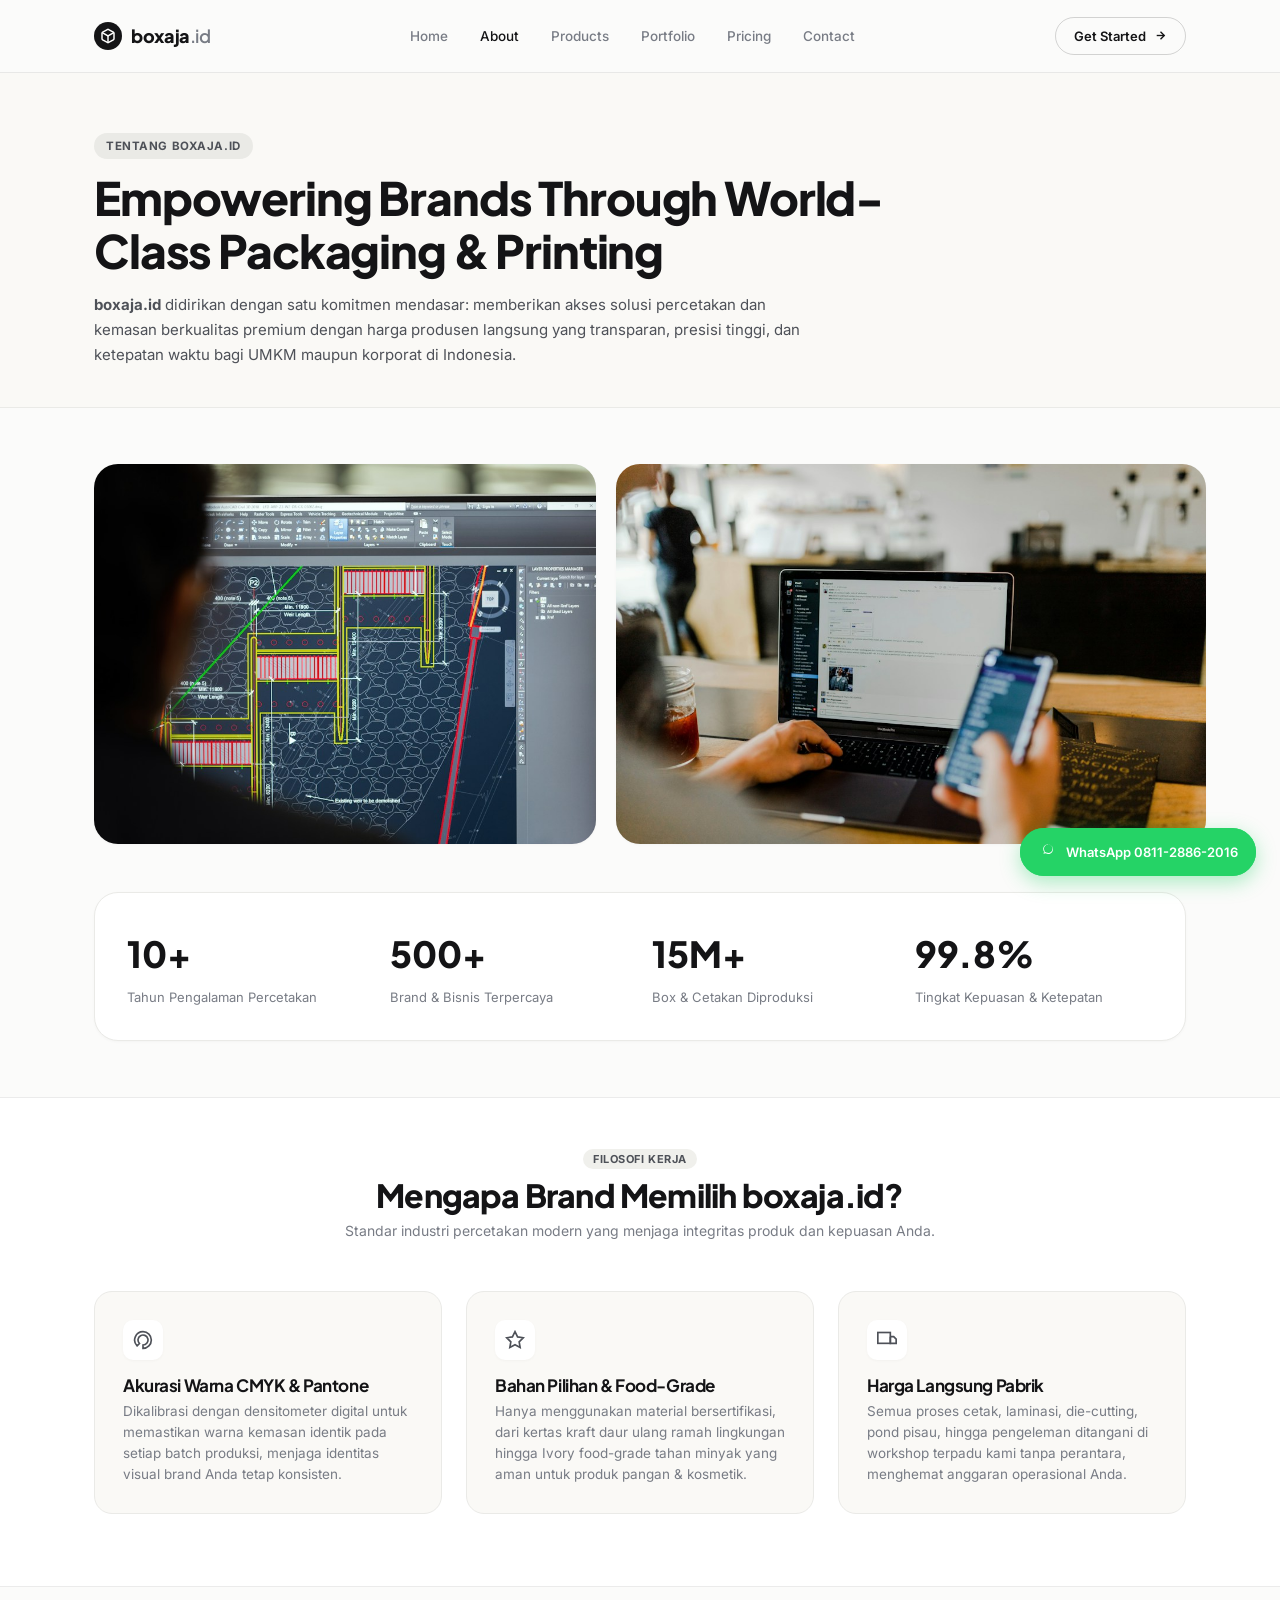
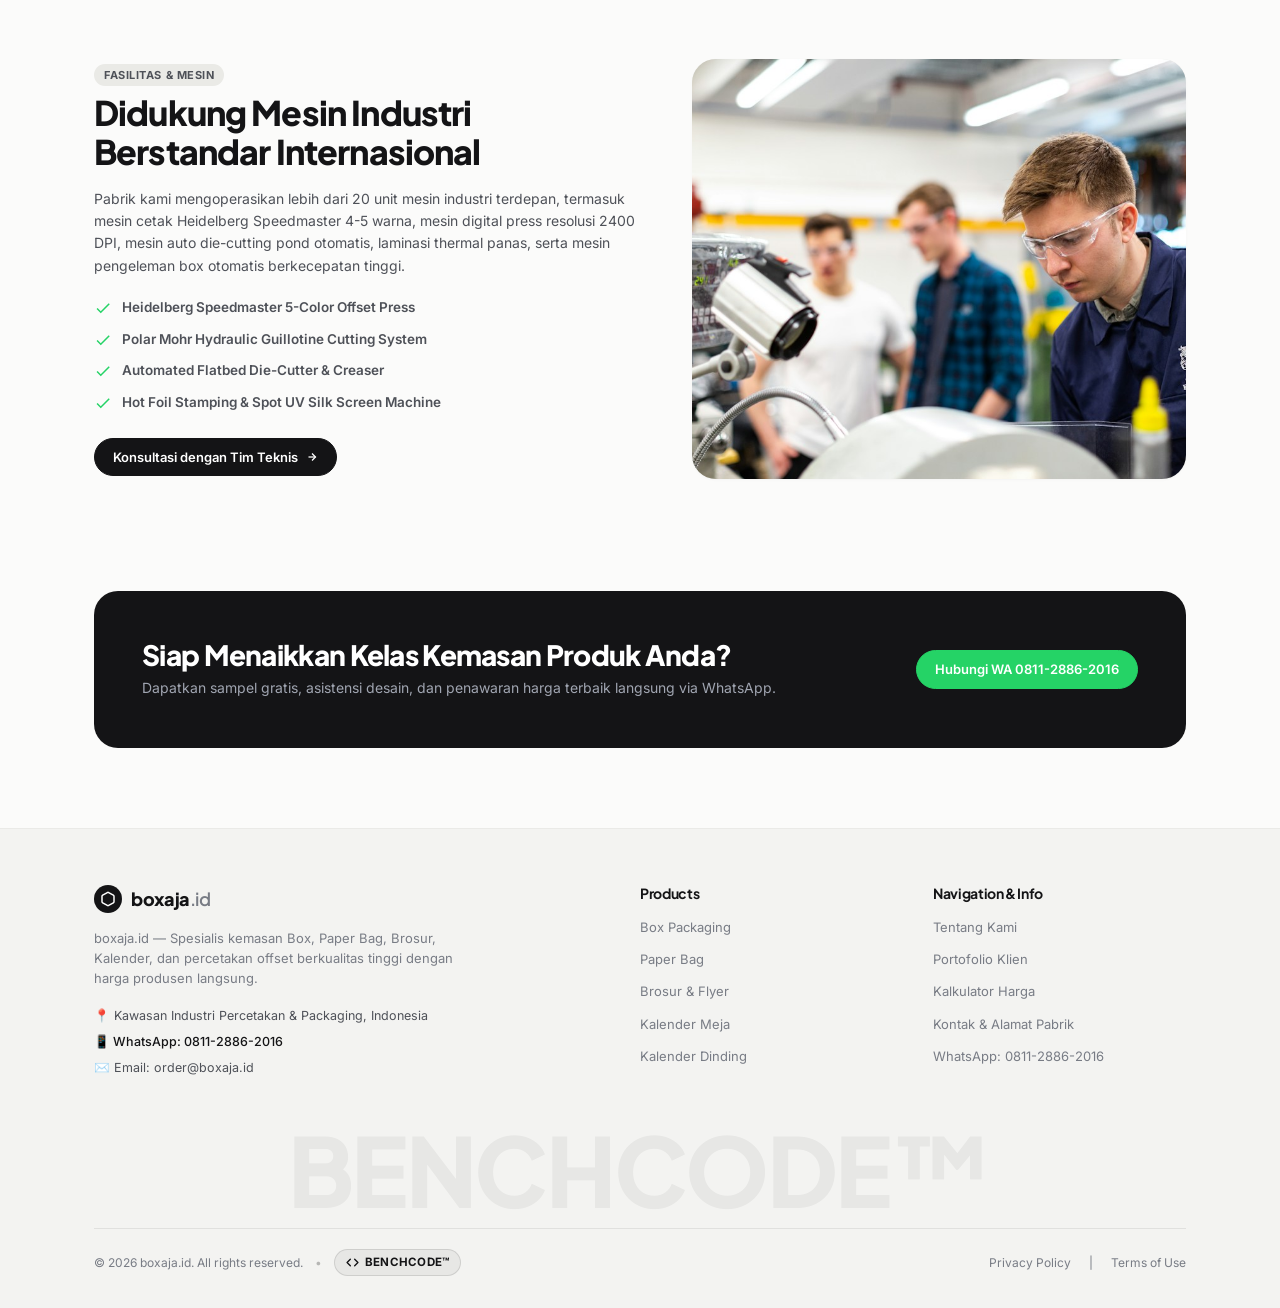
<file: about.html>
<!DOCTYPE html>
<html lang="id">
<head>
  <meta charset="UTF-8">
  <meta name="viewport" content="width=device-width, initial-scale=1.0">
  <title>Tentang Kami — boxaja.id | One Stop Solution Packaging & Offset Printing</title>
  
  <meta name="description" content="Tentang boxaja.id — Pabrik dan percetakan kemasan Box, Paper Bag, Brosur, Kalender terpercaya di Indonesia dengan teknologi cetak Heidelberg Jerman dan harga produsen langsung.">
  
  <!-- Favicon -->
  <link rel="icon" type="image/svg+xml" href="data:image/svg+xml,<svg xmlns='http://www.w3.org/2000/svg' viewBox='0 0 100 100'><rect width='100' height='100' rx='24' fill='%23141416'/><path d='M28 36L50 24L72 36L50 48L28 36Z' fill='%23FFFFFF'/><path d='M28 42L50 54V76L28 64V42Z' fill='%23D4D4D8'/><path d='M72 42L50 54V76L72 64V42Z' fill='%23A1A1AA'/></svg>">

  <!-- Stylesheet -->
  <link rel="stylesheet" href="css/style.css">
</head>
<body>

  <!-- ========================================================================
       Header (Navbar)
       ======================================================================== -->
  <header class="site-header" id="siteHeader">
    <div class="site-container">
      <div class="nav-wrapper">
        <a href="index.html" class="site-logo" title="boxaja.id">
          <div class="logo-badge">
            <svg width="16" height="16" viewBox="0 0 24 24" fill="none" stroke="currentColor" stroke-width="2.2">
              <path d="M21 16V8a2 2 0 0 0-1-1.73l-7-4a2 2 0 0 0-2 0l-7 4A2 2 0 0 0 3 8v8a2 2 0 0 0 1 1.73l7 4a2 2 0 0 0 2 0l7-4A2 2 0 0 0 21 16z"></path>
              <polyline points="3.27 6.96 12 12.01 20.73 6.96"></polyline>
              <line x1="12" y1="22.08" x2="12" y2="12"></line>
            </svg>
          </div>
          <span>boxaja<span class="logo-id">.id</span></span>
        </a>

        <ul class="nav-links">
          <li><a href="index.html" class="nav-link">Home</a></li>
          <li><a href="about.html" class="nav-link active">About</a></li>
          <li><a href="products.html" class="nav-link">Products</a></li>
          <li><a href="portfolio.html" class="nav-link">Portfolio</a></li>
          <li><a href="pricing.html" class="nav-link">Pricing</a></li>
          <li><a href="contact.html" class="nav-link">Contact</a></li>
        </ul>

        <div class="nav-actions">
          <a href="https://wa.me/6281128862016?text=Halo%20boxaja.id,%20saya%20ingin%20konsultasi%20cetak%20kemasan." target="_blank" rel="noopener noreferrer" class="btn-pill btn-pill-outline">
            <span>Get Started</span>
            <svg width="13" height="13" viewBox="0 0 24 24" fill="none" stroke="currentColor" stroke-width="2.5">
              <line x1="5" y1="12" x2="19" y2="12"></line>
              <polyline points="12 5 19 12 12 19"></polyline>
            </svg>
          </a>

          <button class="mobile-nav-toggle" id="mobileNavToggle" aria-label="Toggle Navigation">
            <span></span>
            <span></span>
            <span></span>
          </button>
        </div>
      </div>
    </div>
  </header>

  <!-- Mobile Drawer -->
  <div class="mobile-drawer" id="mobileDrawer">
    <ul class="mobile-drawer-links">
      <li><a href="index.html">Home</a></li>
      <li><a href="about.html">About</a></li>
      <li><a href="products.html">Products & Services</a></li>
      <li><a href="portfolio.html">Portfolio</a></li>
      <li><a href="pricing.html">Pricing Calculator</a></li>
      <li><a href="contact.html">Contact Us</a></li>
    </ul>

    <div style="display: flex; flex-direction: column; gap: 12px; margin-top: 24px;">
      <a href="https://wa.me/6281128862016?text=Halo%20boxaja.id,%20saya%20ingin%20konsultasi%20cetak%20kemasan." target="_blank" rel="noopener noreferrer" class="btn-pill btn-pill-wa" style="justify-content: center; width: 100%;">
        <span>WhatsApp (0811-2886-2016)</span>
      </a>
    </div>
  </div>

  <main>
    <!-- ========================================================================
         Page Header
         ======================================================================== -->
    <section style="padding: 60px 0 40px; background: #FAF9F6; border-bottom: 1px solid var(--border-card);">
      <div class="site-container">
        <span style="display: inline-block; font-size: 11.5px; font-weight: 700; text-transform: uppercase; letter-spacing: 0.05em; background: #EAEAE6; padding: 4px 12px; border-radius: 9999px; margin-bottom: 12px;">Tentang boxaja.id</span>
        <h1 style="font-size: clamp(32px, 4vw, 46px); font-weight: 800; line-height: 1.15; max-width: 820px; margin-bottom: 16px;">
          Empowering Brands Through World-Class Packaging & Printing
        </h1>
        <p style="font-size: 15px; color: var(--text-body); max-width: 720px; line-height: 1.65;">
          <strong>boxaja.id</strong> didirikan dengan satu komitmen mendasar: memberikan akses solusi percetakan dan kemasan berkualitas premium dengan harga produsen langsung yang transparan, presisi tinggi, dan ketepatan waktu bagi UMKM maupun korporat di Indonesia.
        </p>
      </div>
    </section>

    <!-- ========================================================================
         Factory & Production Visuals
         ======================================================================== -->
    <section style="padding: 56px 0;">
      <div class="site-container">
        <div class="hero-media-grid" style="margin-bottom: 48px;">
          <div class="hero-media-card">
            <img src="assets/images/hero-press.jpg" alt="Pabrik Cetak Offset boxaja.id" width="560" height="380" loading="eager">
          </div>
          <div class="hero-media-card">
            <img src="assets/images/hero-cutting.jpg" alt="Mesin Pemotong Kertas Presisi" width="660" height="380" loading="eager">
          </div>
        </div>

        <!-- 4 Stats Counter -->
        <div style="display: grid; grid-template-columns: repeat(4, 1fr); gap: 24px; padding: 32px; background: #FFFFFF; border: 1px solid var(--border-card); border-radius: var(--radius-xl); box-shadow: var(--shadow-sm);">
          <div>
            <div style="font-family: var(--font-heading); font-size: 36px; font-weight: 800; color: var(--text-main);">10+</div>
            <div style="font-size: 13px; color: var(--text-muted); margin-top: 4px;">Tahun Pengalaman Percetakan</div>
          </div>
          <div>
            <div style="font-family: var(--font-heading); font-size: 36px; font-weight: 800; color: var(--text-main);">500+</div>
            <div style="font-size: 13px; color: var(--text-muted); margin-top: 4px;">Brand & Bisnis Terpercaya</div>
          </div>
          <div>
            <div style="font-family: var(--font-heading); font-size: 36px; font-weight: 800; color: var(--text-main);">15M+</div>
            <div style="font-size: 13px; color: var(--text-muted); margin-top: 4px;">Box & Cetakan Diproduksi</div>
          </div>
          <div>
            <div style="font-family: var(--font-heading); font-size: 36px; font-weight: 800; color: var(--text-main);">99.8%</div>
            <div style="font-size: 13px; color: var(--text-muted); margin-top: 4px;">Tingkat Kepuasan & Ketepatan</div>
          </div>
        </div>
      </div>
    </section>

    <!-- ========================================================================
         Our Core Values
         ======================================================================== -->
    <section style="padding: 48px 0 72px; background: #FFFFFF; border-top: 1px solid var(--border-light); border-bottom: 1px solid var(--border-light);">
      <div class="site-container">
        <div style="text-align: center; max-width: 650px; margin: 0 auto 48px;">
          <span style="font-size: 11px; font-weight: 700; text-transform: uppercase; letter-spacing: 0.05em; background: #F0F0EC; padding: 3px 10px; border-radius: 9999px;">Filosofi Kerja</span>
          <h2 style="font-size: 32px; font-weight: 800; margin-top: 8px;">Mengapa Brand Memilih boxaja.id?</h2>
          <p style="font-size: 14px; color: var(--text-muted); margin-top: 6px;">Standar industri percetakan modern yang menjaga integritas produk dan kepuasan Anda.</p>
        </div>

        <div style="display: grid; grid-template-columns: repeat(3, 1fr); gap: 24px;">
          <div style="padding: 28px; background: #FAF9F6; border: 1px solid var(--border-card); border-radius: var(--radius-lg);">
            <div style="width: 40px; height: 40px; border-radius: 10px; background: #FFFFFF; display: flex; align-items: center; justify-content: center; margin-bottom: 16px; box-shadow: var(--shadow-sm);">
              <svg width="20" height="20" viewBox="0 0 24 24" fill="none" stroke="currentColor" stroke-width="2"><path d="M12 2a10 10 0 0 0-7.07 17.07l2.83-2.83A6 6 0 1 1 12 18v4a10 10 0 0 0 0-20z"></path></svg>
            </div>
            <h3 style="font-size: 17px; font-weight: 700; margin-bottom: 6px;">Akurasi Warna CMYK & Pantone</h3>
            <p style="font-size: 13.5px; color: var(--text-muted); line-height: 1.55;">
              Dikalibrasi dengan densitometer digital untuk memastikan warna kemasan identik pada setiap batch produksi, menjaga identitas visual brand Anda tetap konsisten.
            </p>
          </div>

          <div style="padding: 28px; background: #FAF9F6; border: 1px solid var(--border-card); border-radius: var(--radius-lg);">
            <div style="width: 40px; height: 40px; border-radius: 10px; background: #FFFFFF; display: flex; align-items: center; justify-content: center; margin-bottom: 16px; box-shadow: var(--shadow-sm);">
              <svg width="20" height="20" viewBox="0 0 24 24" fill="none" stroke="currentColor" stroke-width="2"><polygon points="12 2 15.09 8.26 22 9.27 17 14.14 18.18 21.02 12 17.77 5.82 21.02 7 14.14 2 9.27 8.91 8.26 12 2"></polygon></svg>
            </div>
            <h3 style="font-size: 17px; font-weight: 700; margin-bottom: 6px;">Bahan Pilihan & Food-Grade</h3>
            <p style="font-size: 13.5px; color: var(--text-muted); line-height: 1.55;">
              Hanya menggunakan material bersertifikasi, dari kertas kraft daur ulang ramah lingkungan hingga Ivory food-grade tahan minyak yang aman untuk produk pangan & kosmetik.
            </p>
          </div>

          <div style="padding: 28px; background: #FAF9F6; border: 1px solid var(--border-card); border-radius: var(--radius-lg);">
            <div style="width: 40px; height: 40px; border-radius: 10px; background: #FFFFFF; display: flex; align-items: center; justify-content: center; margin-bottom: 16px; box-shadow: var(--shadow-sm);">
              <svg width="20" height="20" viewBox="0 0 24 24" fill="none" stroke="currentColor" stroke-width="2"><rect x="1" y="3" width="15" height="13"></rect><polyline points="16 8 20 8 23 11 23 16 16 16 16 8"></polyline></svg>
            </div>
            <h3 style="font-size: 17px; font-weight: 700; margin-bottom: 6px;">Harga Langsung Pabrik</h3>
            <p style="font-size: 13.5px; color: var(--text-muted); line-height: 1.55;">
              Semua proses cetak, laminasi, die-cutting, pond pisau, hingga pengeleman ditangani di workshop terpadu kami tanpa perantara, menghemat anggaran operasional Anda.
            </p>
          </div>
        </div>
      </div>
    </section>

    <!-- ========================================================================
         Machine & Workshop Line
         ======================================================================== -->
    <section style="padding: 72px 0;">
      <div class="site-container">
        <div class="elevate-grid">
          <div>
            <span style="font-size: 11px; font-weight: 700; text-transform: uppercase; letter-spacing: 0.05em; background: #EAEAE6; padding: 4px 10px; border-radius: 9999px;">Fasilitas & Mesin</span>
            <h2 style="font-size: 34px; font-weight: 800; margin-top: 8px; margin-bottom: 16px;">
              Didukung Mesin Industri Berstandar Internasional
            </h2>
            <p style="font-size: 14px; color: var(--text-body); line-height: 1.6; margin-bottom: 20px;">
              Pabrik kami mengoperasikan lebih dari 20 unit mesin industri terdepan, termasuk mesin cetak Heidelberg Speedmaster 4-5 warna, mesin digital press resolusi 2400 DPI, mesin auto die-cutting pond otomatis, laminasi thermal panas, serta mesin pengeleman box otomatis berkecepatan tinggi.
            </p>
            <div style="display: flex; flex-direction: column; gap: 10px; margin-bottom: 24px;">
              <div style="display: flex; align-items: center; gap: 10px; font-size: 13.5px; font-weight: 600;">
                <svg width="18" height="18" viewBox="0 0 24 24" fill="#25D366"><path d="M9 16.17L4.83 12l-1.42 1.41L9 19 21 7l-1.41-1.41z"/></svg>
                <span>Heidelberg Speedmaster 5-Color Offset Press</span>
              </div>
              <div style="display: flex; align-items: center; gap: 10px; font-size: 13.5px; font-weight: 600;">
                <svg width="18" height="18" viewBox="0 0 24 24" fill="#25D366"><path d="M9 16.17L4.83 12l-1.42 1.41L9 19 21 7l-1.41-1.41z"/></svg>
                <span>Polar Mohr Hydraulic Guillotine Cutting System</span>
              </div>
              <div style="display: flex; align-items: center; gap: 10px; font-size: 13.5px; font-weight: 600;">
                <svg width="18" height="18" viewBox="0 0 24 24" fill="#25D366"><path d="M9 16.17L4.83 12l-1.42 1.41L9 19 21 7l-1.41-1.41z"/></svg>
                <span>Automated Flatbed Die-Cutter & Creaser</span>
              </div>
              <div style="display: flex; align-items: center; gap: 10px; font-size: 13.5px; font-weight: 600;">
                <svg width="18" height="18" viewBox="0 0 24 24" fill="#25D366"><path d="M9 16.17L4.83 12l-1.42 1.41L9 19 21 7l-1.41-1.41z"/></svg>
                <span>Hot Foil Stamping & Spot UV Silk Screen Machine</span>
              </div>
            </div>

            <a href="https://wa.me/6281128862016?text=Halo%20boxaja.id,%20saya%20ingin%20konsultasi%20langsung." target="_blank" rel="noopener noreferrer" class="btn-pill btn-pill-dark">
              <span>Konsultasi dengan Tim Teknis</span>
              <svg width="12" height="12" viewBox="0 0 24 24" fill="none" stroke="currentColor" stroke-width="2.5"><line x1="5" y1="12" x2="19" y2="12"></line><polyline points="12 5 19 12 12 19"></polyline></svg>
            </a>
          </div>

          <div class="elevate-image-box">
            <img src="assets/images/feature-technician.jpg" alt="Teknisi Percetakan boxaja.id" width="520" height="420" loading="lazy">
          </div>
        </div>
      </div>
    </section>

    <!-- ========================================================================
         CTA Banner
         ======================================================================== -->
    <section style="padding: 40px 0 80px;">
      <div class="site-container">
        <div style="background: var(--text-main); color: #FFFFFF; border-radius: var(--radius-xl); padding: 48px; display: flex; align-items: center; justify-content: space-between; gap: 24px; flex-wrap: wrap;">
          <div>
            <h2 style="color: #FFFFFF; font-size: 28px; font-weight: 800; margin-bottom: 6px;">Siap Menaikkan Kelas Kemasan Produk Anda?</h2>
            <p style="color: #A0A5B1; font-size: 14px;">Dapatkan sampel gratis, asistensi desain, dan penawaran harga terbaik langsung via WhatsApp.</p>
          </div>
          <a href="https://wa.me/6281128862016?text=Halo%20boxaja.id,%20saya%20ingin%20minta%20sampel%20dan%20penawaran%20harga." target="_blank" rel="noopener noreferrer" class="btn-pill btn-pill-wa">
            <span>Hubungi WA 0811-2886-2016</span>
          </a>
        </div>
      </div>
    </section>
  </main>

  <!-- ========================================================================
       Footer
       ======================================================================== -->
  <footer class="site-footer">
    <div class="site-container">
      <div class="footer-top-grid">
        <div class="footer-brand-col">
          <a href="index.html" class="site-logo">
            <div class="logo-badge">
              <svg width="16" height="16" viewBox="0 0 24 24" fill="none" stroke="currentColor" stroke-width="2.2"><path d="M21 16V8a2 2 0 0 0-1-1.73l-7-4a2 2 0 0 0-2 0l-7 4A2 2 0 0 0 3 8v8a2 2 0 0 0 1 1.73l7 4a2 2 0 0 0 2 0l7-4A2 2 0 0 0 21 16z"></path></svg>
            </div>
            <span>boxaja<span class="logo-id">.id</span></span>
          </a>
          <p class="footer-desc">
            boxaja.id — Spesialis kemasan Box, Paper Bag, Brosur, Kalender, dan percetakan offset berkualitas tinggi dengan harga produsen langsung.
          </p>
          <div class="footer-contact-info">
            <p>📍 Kawasan Industri Percetakan & Packaging, Indonesia</p>
            <p><a href="https://wa.me/6281128862016" class="footer-contact-link">📱 WhatsApp: 0811-2886-2016</a></p>
            <p>✉️ Email: order@boxaja.id</p>
          </div>
        </div>

        <div>
          <h4 class="footer-col-title">Products</h4>
          <ul class="footer-links-list">
            <li><a href="products.html#box">Box Packaging</a></li>
            <li><a href="products.html#paperbag">Paper Bag</a></li>
            <li><a href="products.html#brosur">Brosur & Flyer</a></li>
            <li><a href="products.html#kalender">Kalender Meja</a></li>
            <li><a href="products.html#kalender">Kalender Dinding</a></li>
          </ul>
        </div>

        <div>
          <h4 class="footer-col-title">Navigation & Info</h4>
          <ul class="footer-links-list">
            <li><a href="about.html">Tentang Kami</a></li>
            <li><a href="portfolio.html">Portofolio Klien</a></li>
            <li><a href="pricing.html">Kalkulator Harga</a></li>
            <li><a href="contact.html">Kontak & Alamat Pabrik</a></li>
            <li><a href="https://wa.me/6281128862016" target="_blank" rel="noopener noreferrer">WhatsApp: 0811-2886-2016</a></li>
          </ul>
        </div>
      </div>

      <!-- Giant Subtle Watermark: BENCHCODE™ -->
      <div class="footer-watermark-wrap">
        <div class="footer-watermark">
          BENCHCODE™
        </div>
      </div>

      <div class="footer-bottom-bar">
        <div style="display: flex; align-items: center; gap: 12px; flex-wrap: wrap;">
          <p>© 2026 boxaja.id. All rights reserved.</p>
          <span style="color: rgba(0,0,0,0.25);">•</span>
          <a href="https://github.com/benchcodedev" target="_blank" rel="noopener noreferrer" class="benchcode-badge" title="BENCHCODE™ Software & Digital Architecture">
            <svg class="benchcode-tm-icon" viewBox="0 0 24 24" fill="none" stroke="currentColor" stroke-width="2.5" stroke-linecap="round" stroke-linejoin="round">
              <polyline points="16 18 22 12 16 6"></polyline>
              <polyline points="8 6 2 12 8 18"></polyline>
            </svg>
            <span>BENCHCODE™</span>
          </a>
        </div>
        <div class="footer-bottom-links">
          <a href="#">Privacy Policy</a>
          <span>|</span>
          <a href="#">Terms of Use</a>
        </div>
      </div>
    </div>
  </footer>

  <!-- Floating WhatsApp -->
  <a href="https://wa.me/6281128862016?text=Halo%20boxaja.id,%20saya%20ingin%20konsultasi%20cetak%20kemasan." target="_blank" rel="noopener noreferrer" class="floating-wa" title="Chat WhatsApp Customer Service boxaja.id">
    <div class="floating-wa-pulse"></div>
    <div class="floating-wa-icon">
      <svg width="20" height="20" viewBox="0 0 24 24" fill="currentColor"><path d="M12.031 6.172c-3.181 0-5.767 2.586-5.768 5.766-.001 1.298.38 2.27 1.019 3.287l-.711 2.598 2.664-.698c.969.585 1.961.947 3.01.947 3.181 0 5.767-2.586 5.767-5.766 0-3.181-2.586-5.767-5.767-5.767zm0 10.378c-.917 0-1.785-.279-2.529-.77l-.181-.11-1.637.429.437-1.597-.123-.195c-.537-.852-.821-1.783-.821-2.737 0-2.817 2.293-5.11 5.11-5.11 2.817 0 5.11 2.293 5.11 5.11 0 2.817-2.293 5.11-5.11 5.11z"/></svg>
    </div>
    <span>WhatsApp 0811-2886-2016</span>
  </a>

  <script src="js/main.js"></script>
</body>
</html>
</file>
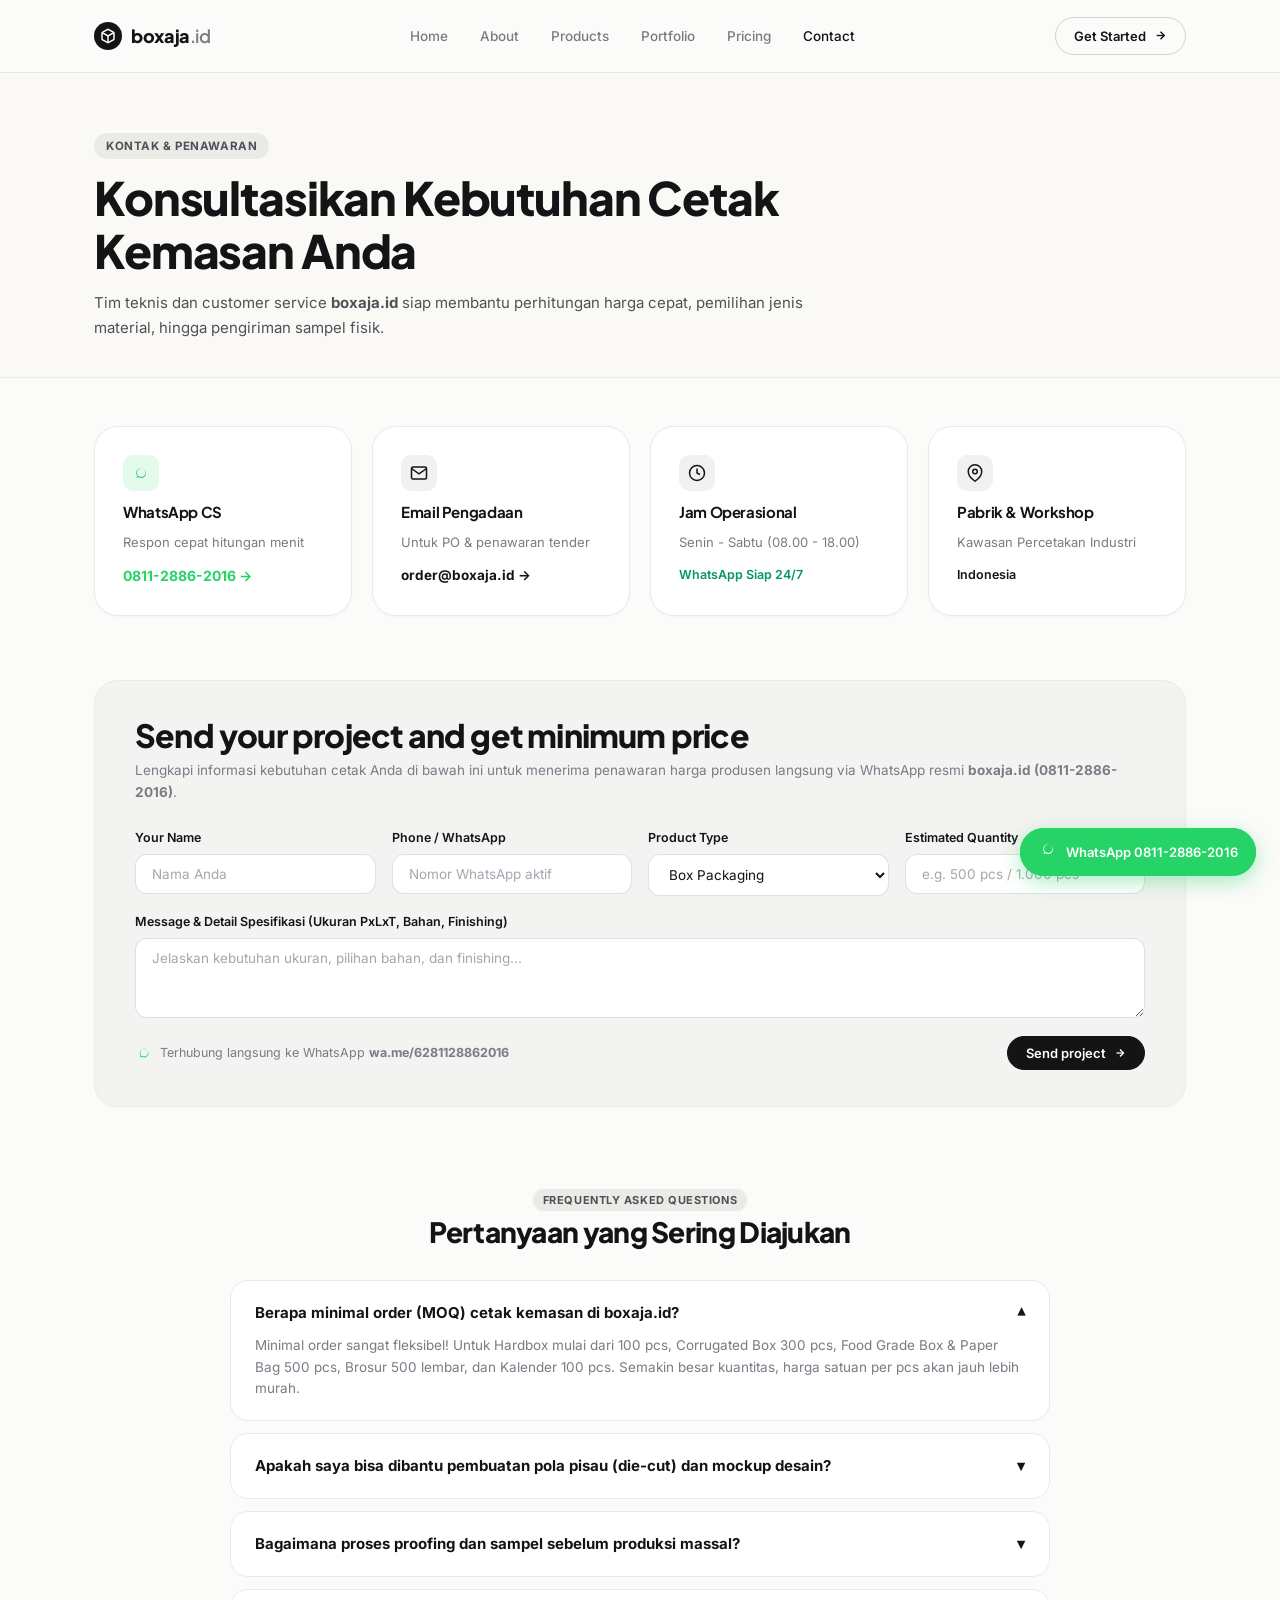
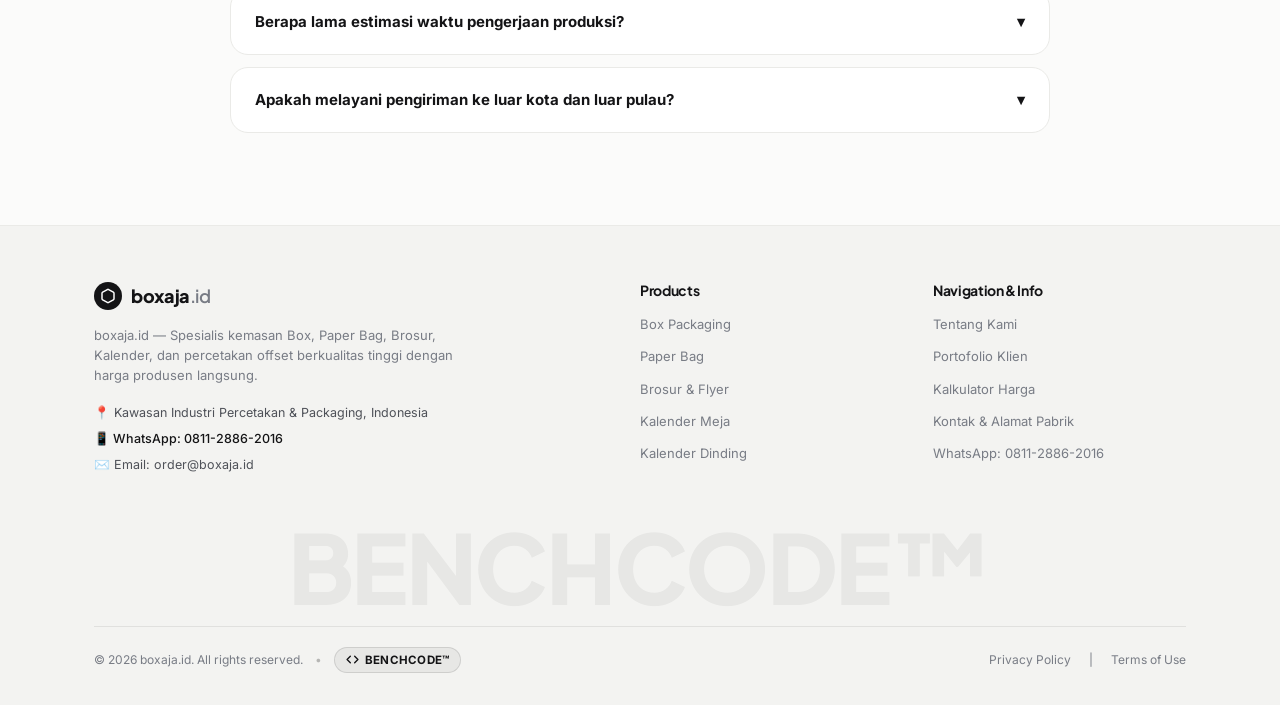
<file: contact.html>
<!DOCTYPE html>
<html lang="id">
<head>
  <meta charset="UTF-8">
  <meta name="viewport" content="width=device-width, initial-scale=1.0">
  <title>Hubungi Kami — boxaja.id | Konsultasi Cetak Kemasan WhatsApp 0811-2886-2016</title>
  
  <meta name="description" content="Hubungi boxaja.id untuk konsultasi cetak Box Packaging, Paper Bag, Brosur, Kalender via WhatsApp 0811-2886-2016 atau kunjungi workshop pabrik kami.">
  
  <!-- Favicon -->
  <link rel="icon" type="image/svg+xml" href="data:image/svg+xml,<svg xmlns='http://www.w3.org/2000/svg' viewBox='0 0 100 100'><rect width='100' height='100' rx='24' fill='%23141416'/><path d='M28 36L50 24L72 36L50 48L28 36Z' fill='%23FFFFFF'/><path d='M28 42L50 54V76L28 64V42Z' fill='%23D4D4D8'/><path d='M72 42L50 54V76L72 64V42Z' fill='%23A1A1AA'/></svg>">

  <!-- Stylesheet -->
  <link rel="stylesheet" href="css/style.css">
  <style>
    .contact-info-card {
      background: #FFFFFF;
      border: 1px solid var(--border-card);
      border-radius: var(--radius-xl);
      padding: 28px;
      box-shadow: var(--shadow-sm);
      display: flex;
      flex-direction: column;
      gap: 12px;
    }
    .faq-item {
      background: #FFFFFF;
      border: 1px solid var(--border-card);
      border-radius: var(--radius-lg);
      padding: 20px 24px;
      margin-bottom: 12px;
      cursor: pointer;
      transition: all 0.2s ease;
    }
    .faq-item:hover {
      border-color: rgba(0,0,0,0.2);
    }
    .faq-q {
      font-size: 15px;
      font-weight: 700;
      color: var(--text-main);
      display: flex;
      justify-content: space-between;
      align-items: center;
    }
    .faq-a {
      font-size: 13.5px;
      color: var(--text-muted);
      margin-top: 10px;
      line-height: 1.6;
      display: none;
    }
    .faq-item.active .faq-a {
      display: block;
    }
    .faq-item.active .faq-toggle-icon {
      transform: rotate(180deg);
    }
  </style>
</head>
<body>

  <!-- ========================================================================
       Header (Navbar)
       ======================================================================== -->
  <header class="site-header" id="siteHeader">
    <div class="site-container">
      <div class="nav-wrapper">
        <a href="index.html" class="site-logo" title="boxaja.id">
          <div class="logo-badge">
            <svg width="16" height="16" viewBox="0 0 24 24" fill="none" stroke="currentColor" stroke-width="2.2">
              <path d="M21 16V8a2 2 0 0 0-1-1.73l-7-4a2 2 0 0 0-2 0l-7 4A2 2 0 0 0 3 8v8a2 2 0 0 0 1 1.73l7 4a2 2 0 0 0 2 0l7-4A2 2 0 0 0 21 16z"></path>
              <polyline points="3.27 6.96 12 12.01 20.73 6.96"></polyline>
              <line x1="12" y1="22.08" x2="12" y2="12"></line>
            </svg>
          </div>
          <span>boxaja<span class="logo-id">.id</span></span>
        </a>

        <ul class="nav-links">
          <li><a href="index.html" class="nav-link">Home</a></li>
          <li><a href="about.html" class="nav-link">About</a></li>
          <li><a href="products.html" class="nav-link">Products</a></li>
          <li><a href="portfolio.html" class="nav-link">Portfolio</a></li>
          <li><a href="pricing.html" class="nav-link">Pricing</a></li>
          <li><a href="contact.html" class="nav-link active">Contact</a></li>
        </ul>

        <div class="nav-actions">
          <a href="https://wa.me/6281128862016?text=Halo%20boxaja.id,%20saya%20ingin%20konsultasi%20cetak%20kemasan." target="_blank" rel="noopener noreferrer" class="btn-pill btn-pill-outline">
            <span>Get Started</span>
            <svg width="13" height="13" viewBox="0 0 24 24" fill="none" stroke="currentColor" stroke-width="2.5">
              <line x1="5" y1="12" x2="19" y2="12"></line>
              <polyline points="12 5 19 12 12 19"></polyline>
            </svg>
          </a>

          <button class="mobile-nav-toggle" id="mobileNavToggle" aria-label="Toggle Navigation">
            <span></span>
            <span></span>
            <span></span>
          </button>
        </div>
      </div>
    </div>
  </header>

  <!-- Mobile Drawer -->
  <div class="mobile-drawer" id="mobileDrawer">
    <ul class="mobile-drawer-links">
      <li><a href="index.html">Home</a></li>
      <li><a href="about.html">About</a></li>
      <li><a href="products.html">Products & Services</a></li>
      <li><a href="portfolio.html">Portfolio</a></li>
      <li><a href="pricing.html">Pricing Calculator</a></li>
      <li><a href="contact.html">Contact Us</a></li>
    </ul>

    <div style="display: flex; flex-direction: column; gap: 12px; margin-top: 24px;">
      <a href="https://wa.me/6281128862016?text=Halo%20boxaja.id,%20saya%20ingin%20konsultasi%20cetak%20kemasan." target="_blank" rel="noopener noreferrer" class="btn-pill btn-pill-wa" style="justify-content: center; width: 100%;">
        <span>WhatsApp (0811-2886-2016)</span>
      </a>
    </div>
  </div>

  <main>
    <!-- ========================================================================
         Page Header
         ======================================================================== -->
    <section style="padding: 60px 0 36px; background: #FAF9F6; border-bottom: 1px solid var(--border-card);">
      <div class="site-container">
        <span style="display: inline-block; font-size: 11.5px; font-weight: 700; text-transform: uppercase; letter-spacing: 0.05em; background: #EAEAE6; padding: 4px 12px; border-radius: 9999px; margin-bottom: 12px;">Kontak & Penawaran</span>
        <h1 style="font-size: clamp(32px, 4vw, 46px); font-weight: 800; line-height: 1.15; max-width: 860px; margin-bottom: 14px;">
          Konsultasikan Kebutuhan Cetak Kemasan Anda
        </h1>
        <p style="font-size: 15px; color: var(--text-body); max-width: 760px; line-height: 1.65;">
          Tim teknis dan customer service <strong>boxaja.id</strong> siap membantu perhitungan harga cepat, pemilihan jenis material, hingga pengiriman sampel fisik.
        </p>
      </div>
    </section>

    <!-- ========================================================================
         Contact Cards (4 Columns)
         ======================================================================== -->
    <section style="padding: 48px 0 32px;">
      <div class="site-container">
        <div style="display: grid; grid-template-columns: repeat(4, 1fr); gap: 20px;">
          <!-- Card 1: WA -->
          <div class="contact-info-card">
            <div style="width: 36px; height: 36px; border-radius: 10px; background: rgba(37,211,102,0.12); color: #25D366; display: flex; align-items: center; justify-content: center;">
              <svg width="20" height="20" viewBox="0 0 24 24" fill="currentColor"><path d="M12.031 6.172c-3.181 0-5.767 2.586-5.768 5.766-.001 1.298.38 2.27 1.019 3.287l-.711 2.598 2.664-.698c.969.585 1.961.947 3.01.947 3.181 0 5.767-2.586 5.767-5.766 0-3.181-2.586-5.767-5.767-5.767zm0 10.378c-.917 0-1.785-.279-2.529-.77l-.181-.11-1.637.429.437-1.597-.123-.195c-.537-.852-.821-1.783-.821-2.737 0-2.817 2.293-5.11 5.11-5.11 2.817 0 5.11 2.293 5.11 5.11 0 2.817-2.293 5.11-5.11 5.11z"/></svg>
            </div>
            <h4 style="font-size: 15px; font-weight: 700;">WhatsApp CS</h4>
            <p style="font-size: 13px; color: var(--text-muted);">Respon cepat hitungan menit</p>
            <a href="https://wa.me/6281128862016" target="_blank" rel="noopener noreferrer" style="font-weight: 700; color: #25D366; font-size: 14px;">0811-2886-2016 &rarr;</a>
          </div>

          <!-- Card 2: Email -->
          <div class="contact-info-card">
            <div style="width: 36px; height: 36px; border-radius: 10px; background: rgba(20,20,22,0.06); color: var(--text-main); display: flex; align-items: center; justify-content: center;">
              <svg width="18" height="18" viewBox="0 0 24 24" fill="none" stroke="currentColor" stroke-width="2"><path d="M4 4h16c1.1 0 2 .9 2 2v12c0 1.1-.9 2-2 2H4c-1.1 0-2-.9-2-2V6c0-1.1.9-2 2-2z"></path><polyline points="22,6 12,13 2,6"></polyline></svg>
            </div>
            <h4 style="font-size: 15px; font-weight: 700;">Email Pengadaan</h4>
            <p style="font-size: 13px; color: var(--text-muted);">Untuk PO & penawaran tender</p>
            <a href="mailto:order@boxaja.id" style="font-weight: 700; color: var(--text-main); font-size: 13.5px;">order@boxaja.id &rarr;</a>
          </div>

          <!-- Card 3: Hours -->
          <div class="contact-info-card">
            <div style="width: 36px; height: 36px; border-radius: 10px; background: rgba(20,20,22,0.06); color: var(--text-main); display: flex; align-items: center; justify-content: center;">
              <svg width="18" height="18" viewBox="0 0 24 24" fill="none" stroke="currentColor" stroke-width="2"><circle cx="12" cy="12" r="10"></circle><polyline points="12 6 12 12 16 14"></polyline></svg>
            </div>
            <h4 style="font-size: 15px; font-weight: 700;">Jam Operasional</h4>
            <p style="font-size: 13px; color: var(--text-muted);">Senin - Sabtu (08.00 - 18.00)</p>
            <span style="font-size: 12.5px; font-weight: 600; color: #059669;">WhatsApp Siap 24/7</span>
          </div>

          <!-- Card 4: Location -->
          <div class="contact-info-card">
            <div style="width: 36px; height: 36px; border-radius: 10px; background: rgba(20,20,22,0.06); color: var(--text-main); display: flex; align-items: center; justify-content: center;">
              <svg width="18" height="18" viewBox="0 0 24 24" fill="none" stroke="currentColor" stroke-width="2"><path d="M21 10c0 7-9 13-9 13s-9-6-9-13a9 9 0 0 1 18 0z"></path><circle cx="12" cy="10" r="3"></circle></svg>
            </div>
            <h4 style="font-size: 15px; font-weight: 700;">Pabrik & Workshop</h4>
            <p style="font-size: 13px; color: var(--text-muted);">Kawasan Percetakan Industri</p>
            <span style="font-size: 12.5px; font-weight: 600; color: var(--text-main);">Indonesia</span>
          </div>
        </div>
      </div>
    </section>

    <!-- ========================================================================
         Quotation Form Section (Matches Screenshot Section 9)
         ======================================================================== -->
    <section style="padding: 32px 0 64px;">
      <div class="site-container">
        <div class="quote-card">
          <div class="quote-card-header">
            <h2 class="quote-title">Send your project and get minimum price</h2>
            <p class="quote-subtitle">
              Lengkapi informasi kebutuhan cetak Anda di bawah ini untuk menerima penawaran harga produsen langsung via WhatsApp resmi <strong>boxaja.id (0811-2886-2016)</strong>.
            </p>
          </div>

          <form id="projectQuoteForm">
            <!-- 4 Columns Row 1 matching screenshot -->
            <div class="quote-form-row-1">
              <div class="form-group">
                <label for="quoteName" class="form-label">Your Name</label>
                <input type="text" id="quoteName" class="form-control" placeholder="Nama Anda" required>
              </div>

              <div class="form-group">
                <label for="quotePhone" class="form-label">Phone / WhatsApp</label>
                <input type="tel" id="quotePhone" class="form-control" placeholder="Nomor WhatsApp aktif" required>
              </div>

              <div class="form-group">
                <label for="quoteProduct" class="form-label">Product Type</label>
                <select id="quoteProduct" class="form-control" required>
                  <option value="Box Packaging (Hardbox / Corrugated / Foodgrade)">Box Packaging</option>
                  <option value="Paper Bag (Kraft / Art Carton)">Paper Bag</option>
                  <option value="Brosur & Flyer Promosi">Brosur & Flyer Promosi</option>
                  <option value="Kalender Meja / Kalender Dinding">Kalender Meja / Dinding</option>
                  <option value="Custom Offset Printing Lainnya">Custom Offset Printing Lainnya</option>
                </select>
              </div>

              <div class="form-group">
                <label for="quoteQty" class="form-label">Estimated Quantity</label>
                <input type="text" id="quoteQty" class="form-control" placeholder="e.g. 500 pcs / 1.000 pcs" required>
              </div>
            </div>

            <!-- Row 2: Message -->
            <div class="quote-form-row-2">
              <div class="form-group">
                <label for="quoteMessage" class="form-label">Message & Detail Spesifikasi (Ukuran PxLxT, Bahan, Finishing)</label>
                <textarea id="quoteMessage" class="form-control" placeholder="Jelaskan kebutuhan ukuran, pilihan bahan, dan finishing..."></textarea>
              </div>
            </div>

            <!-- Row 3: Action Button -->
            <div class="form-actions-row">
              <div class="quote-wa-note">
                <svg width="18" height="18" viewBox="0 0 24 24" fill="#25D366"><path d="M12.031 6.172c-3.181 0-5.767 2.586-5.768 5.766-.001 1.298.38 2.27 1.019 3.287l-.711 2.598 2.664-.698c.969.585 1.961.947 3.01.947 3.181 0 5.767-2.586 5.767-5.766 0-3.181-2.586-5.767-5.767-5.767zm0 10.378c-.917 0-1.785-.279-2.529-.77l-.181-.11-1.637.429.437-1.597-.123-.195c-.537-.852-.821-1.783-.821-2.737 0-2.817 2.293-5.11 5.11-5.11 2.817 0 5.11 2.293 5.11 5.11 0 2.817-2.293 5.11-5.11 5.11z"/></svg>
                <span>Terhubung langsung ke WhatsApp <strong>wa.me/6281128862016</strong></span>
              </div>

              <button type="submit" class="btn-pill btn-pill-dark">
                <span>Send project</span>
                <svg width="12" height="12" viewBox="0 0 24 24" fill="none" stroke="currentColor" stroke-width="2.5"><line x1="5" y1="12" x2="19" y2="12"></line><polyline points="12 5 19 12 12 19"></polyline></svg>
              </button>
            </div>
          </form>
        </div>
      </div>
    </section>

    <!-- ========================================================================
         FAQ Section
         ======================================================================== -->
    <section style="padding: 16px 0 80px;">
      <div class="site-container">
        <div style="margin-bottom: 32px; text-align: center; max-width: 600px; margin-left: auto; margin-right: auto;">
          <span style="font-size: 11px; font-weight: 700; text-transform: uppercase; letter-spacing: 0.05em; background: #EAEAE6; padding: 4px 10px; border-radius: 9999px;">Frequently Asked Questions</span>
          <h2 style="font-size: 28px; font-weight: 800; margin-top: 6px;">Pertanyaan yang Sering Diajukan</h2>
        </div>

        <div style="max-width: 820px; margin: 0 auto;">
          <div class="faq-item active">
            <div class="faq-q">
              <span>Berapa minimal order (MOQ) cetak kemasan di boxaja.id?</span>
              <span class="faq-toggle-icon">&#9662;</span>
            </div>
            <div class="faq-a" style="display: block;">
              Minimal order sangat fleksibel! Untuk Hardbox mulai dari 100 pcs, Corrugated Box 300 pcs, Food Grade Box & Paper Bag 500 pcs, Brosur 500 lembar, dan Kalender 100 pcs. Semakin besar kuantitas, harga satuan per pcs akan jauh lebih murah.
            </div>
          </div>

          <div class="faq-item">
            <div class="faq-q">
              <span>Apakah saya bisa dibantu pembuatan pola pisau (die-cut) dan mockup desain?</span>
              <span class="faq-toggle-icon">&#9662;</span>
            </div>
            <div class="faq-a">
              Tentu saja! Tim pra-cetak boxaja.id siap membantu membuatkan layout pola pisau pond (die-cut template) sesuai ukuran produk Anda secara gratis, serta menyimulasikan mockup 3D digital sebelum naik cetak massal.
            </div>
          </div>

          <div class="faq-item">
            <div class="faq-q">
              <span>Bagaimana proses proofing dan sampel sebelum produksi massal?</span>
              <span class="faq-toggle-icon">&#9662;</span>
            </div>
            <div class="faq-a">
              Kami menyediakan proofing digital resolusi tinggi untuk validasi tata letak dan teks. Untuk pesanan partai besar (corporate order), kami juga dapat mengirimkan sampel fisik cetak / dummy polos untuk memastikan presisi folding sebelum mesin cetak massal dijalankan.
            </div>
          </div>

          <div class="faq-item">
            <div class="faq-q">
              <span>Berapa lama estimasi waktu pengerjaan produksi?</span>
              <span class="faq-toggle-icon">&#9662;</span>
            </div>
            <div class="faq-a">
              Rata-rata waktu pengerjaan adalah 5 hingga 10 hari kerja setelah approval desain dan DP diterima. Untuk pesanan express / deadline mendesak, silakan konfirmasikan dengan tim CS WhatsApp kami untuk prioritas antrean mesin.
            </div>
          </div>

          <div class="faq-item">
            <div class="faq-q">
              <span>Apakah melayani pengiriman ke luar kota dan luar pulau?</span>
              <span class="faq-toggle-icon">&#9662;</span>
            </div>
            <div class="faq-a">
              Ya, boxaja.id melayani pengiriman ke seluruh Nusantara. Kami bermitra dengan kargo darat, laut, dan udara terpercaya (seperti Baraka Sarana, Dakota, JNE Trucking, KALOG, Indah Cargo) dengan packing kayu/plastik anti-air aman.
            </div>
          </div>
        </div>
      </div>
    </section>
  </main>

  <!-- ========================================================================
       Footer
       ======================================================================== -->
  <footer class="site-footer">
    <div class="site-container">
      <div class="footer-top-grid">
        <div class="footer-brand-col">
          <a href="index.html" class="site-logo">
            <div class="logo-badge">
              <svg width="16" height="16" viewBox="0 0 24 24" fill="none" stroke="currentColor" stroke-width="2.2"><path d="M21 16V8a2 2 0 0 0-1-1.73l-7-4a2 2 0 0 0-2 0l-7 4A2 2 0 0 0 3 8v8a2 2 0 0 0 1 1.73l7 4a2 2 0 0 0 2 0l7-4A2 2 0 0 0 21 16z"></path></svg>
            </div>
            <span>boxaja<span class="logo-id">.id</span></span>
          </a>
          <p class="footer-desc">
            boxaja.id — Spesialis kemasan Box, Paper Bag, Brosur, Kalender, dan percetakan offset berkualitas tinggi dengan harga produsen langsung.
          </p>
          <div class="footer-contact-info">
            <p>📍 Kawasan Industri Percetakan & Packaging, Indonesia</p>
            <p><a href="https://wa.me/6281128862016" class="footer-contact-link">📱 WhatsApp: 0811-2886-2016</a></p>
            <p>✉️ Email: order@boxaja.id</p>
          </div>
        </div>

        <div>
          <h4 class="footer-col-title">Products</h4>
          <ul class="footer-links-list">
            <li><a href="products.html#box">Box Packaging</a></li>
            <li><a href="products.html#paperbag">Paper Bag</a></li>
            <li><a href="products.html#brosur">Brosur & Flyer</a></li>
            <li><a href="products.html#kalender">Kalender Meja</a></li>
            <li><a href="products.html#kalender">Kalender Dinding</a></li>
          </ul>
        </div>

        <div>
          <h4 class="footer-col-title">Navigation & Info</h4>
          <ul class="footer-links-list">
            <li><a href="about.html">Tentang Kami</a></li>
            <li><a href="portfolio.html">Portofolio Klien</a></li>
            <li><a href="pricing.html">Kalkulator Harga</a></li>
            <li><a href="contact.html">Kontak & Alamat Pabrik</a></li>
            <li><a href="https://wa.me/6281128862016" target="_blank" rel="noopener noreferrer">WhatsApp: 0811-2886-2016</a></li>
          </ul>
        </div>
      </div>

      <!-- Giant Subtle Watermark: BENCHCODE™ -->
      <div class="footer-watermark-wrap">
        <div class="footer-watermark">
          BENCHCODE™
        </div>
      </div>

      <div class="footer-bottom-bar">
        <div style="display: flex; align-items: center; gap: 12px; flex-wrap: wrap;">
          <p>© 2026 boxaja.id. All rights reserved.</p>
          <span style="color: rgba(0,0,0,0.25);">•</span>
          <a href="https://github.com/benchcodedev" target="_blank" rel="noopener noreferrer" class="benchcode-badge" title="BENCHCODE™ Software & Digital Architecture">
            <svg class="benchcode-tm-icon" viewBox="0 0 24 24" fill="none" stroke="currentColor" stroke-width="2.5" stroke-linecap="round" stroke-linejoin="round">
              <polyline points="16 18 22 12 16 6"></polyline>
              <polyline points="8 6 2 12 8 18"></polyline>
            </svg>
            <span>BENCHCODE™</span>
          </a>
        </div>
        <div class="footer-bottom-links">
          <a href="#">Privacy Policy</a>
          <span>|</span>
          <a href="#">Terms of Use</a>
        </div>
      </div>
    </div>
  </footer>

  <!-- Floating WhatsApp -->
  <a href="https://wa.me/6281128862016?text=Halo%20boxaja.id,%20saya%20ingin%20konsultasi%20langsung." target="_blank" rel="noopener noreferrer" class="floating-wa" title="Chat WhatsApp Customer Service boxaja.id">
    <div class="floating-wa-pulse"></div>
    <div class="floating-wa-icon">
      <svg width="20" height="20" viewBox="0 0 24 24" fill="currentColor"><path d="M12.031 6.172c-3.181 0-5.767 2.586-5.768 5.766-.001 1.298.38 2.27 1.019 3.287l-.711 2.598 2.664-.698c.969.585 1.961.947 3.01.947 3.181 0 5.767-2.586 5.767-5.766 0-3.181-2.586-5.767-5.767-5.767zm0 10.378c-.917 0-1.785-.279-2.529-.77l-.181-.11-1.637.429.437-1.597-.123-.195c-.537-.852-.821-1.783-.821-2.737 0-2.817 2.293-5.11 5.11-5.11 2.817 0 5.11 2.293 5.11 5.11 0 2.817-2.293 5.11-5.11 5.11z"/></svg>
    </div>
    <span>WhatsApp 0811-2886-2016</span>
  </a>

  <script src="js/main.js"></script>
  <script>
    // FAQ Accordion Toggle
    document.addEventListener('DOMContentLoaded', () => {
      document.querySelectorAll('.faq-item').forEach(item => {
        item.addEventListener('click', () => {
          const wasActive = item.classList.contains('active');
          document.querySelectorAll('.faq-item').forEach(i => {
            i.classList.remove('active');
            const ans = i.querySelector('.faq-a');
            if (ans) ans.style.display = 'none';
          });
          if (!wasActive) {
            item.classList.add('active');
            const ans = item.querySelector('.faq-a');
            if (ans) ans.style.display = 'block';
          }
        });
      });
    });
  </script>
</body>
</html>
</file>
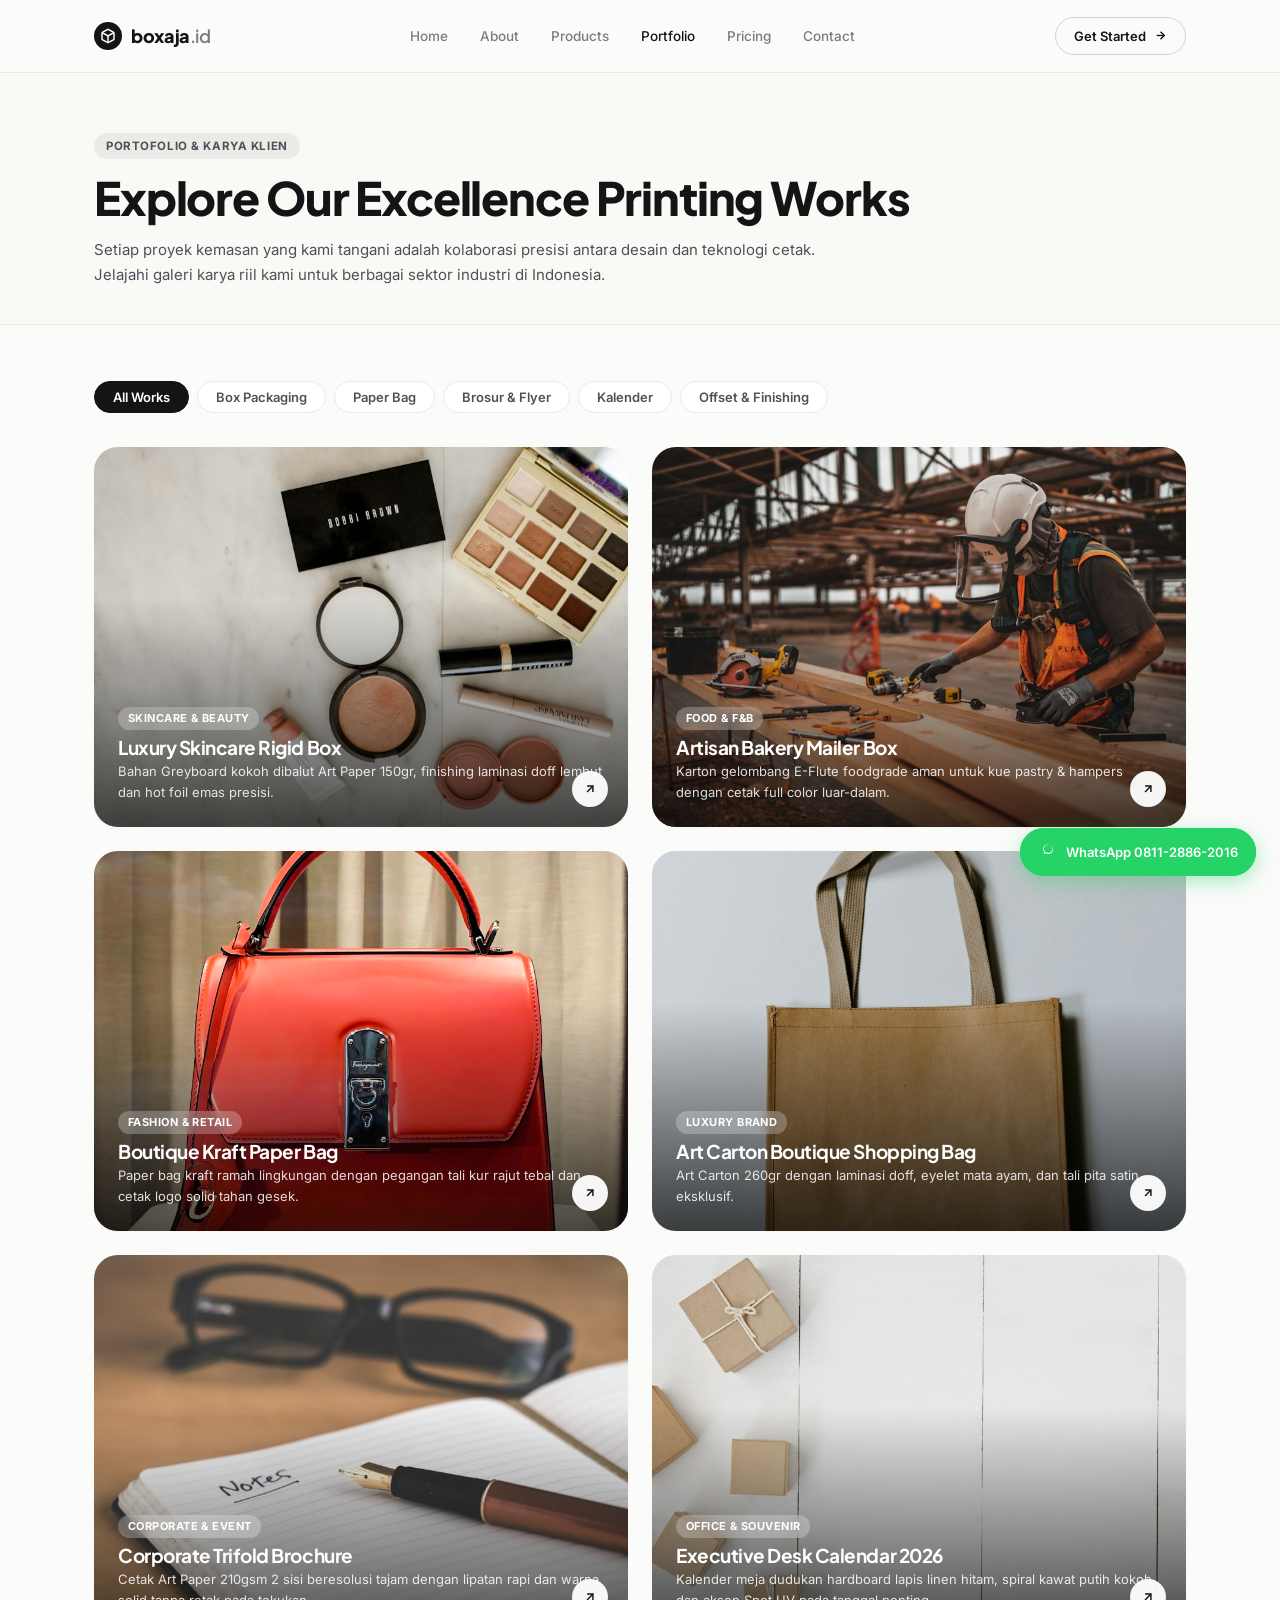
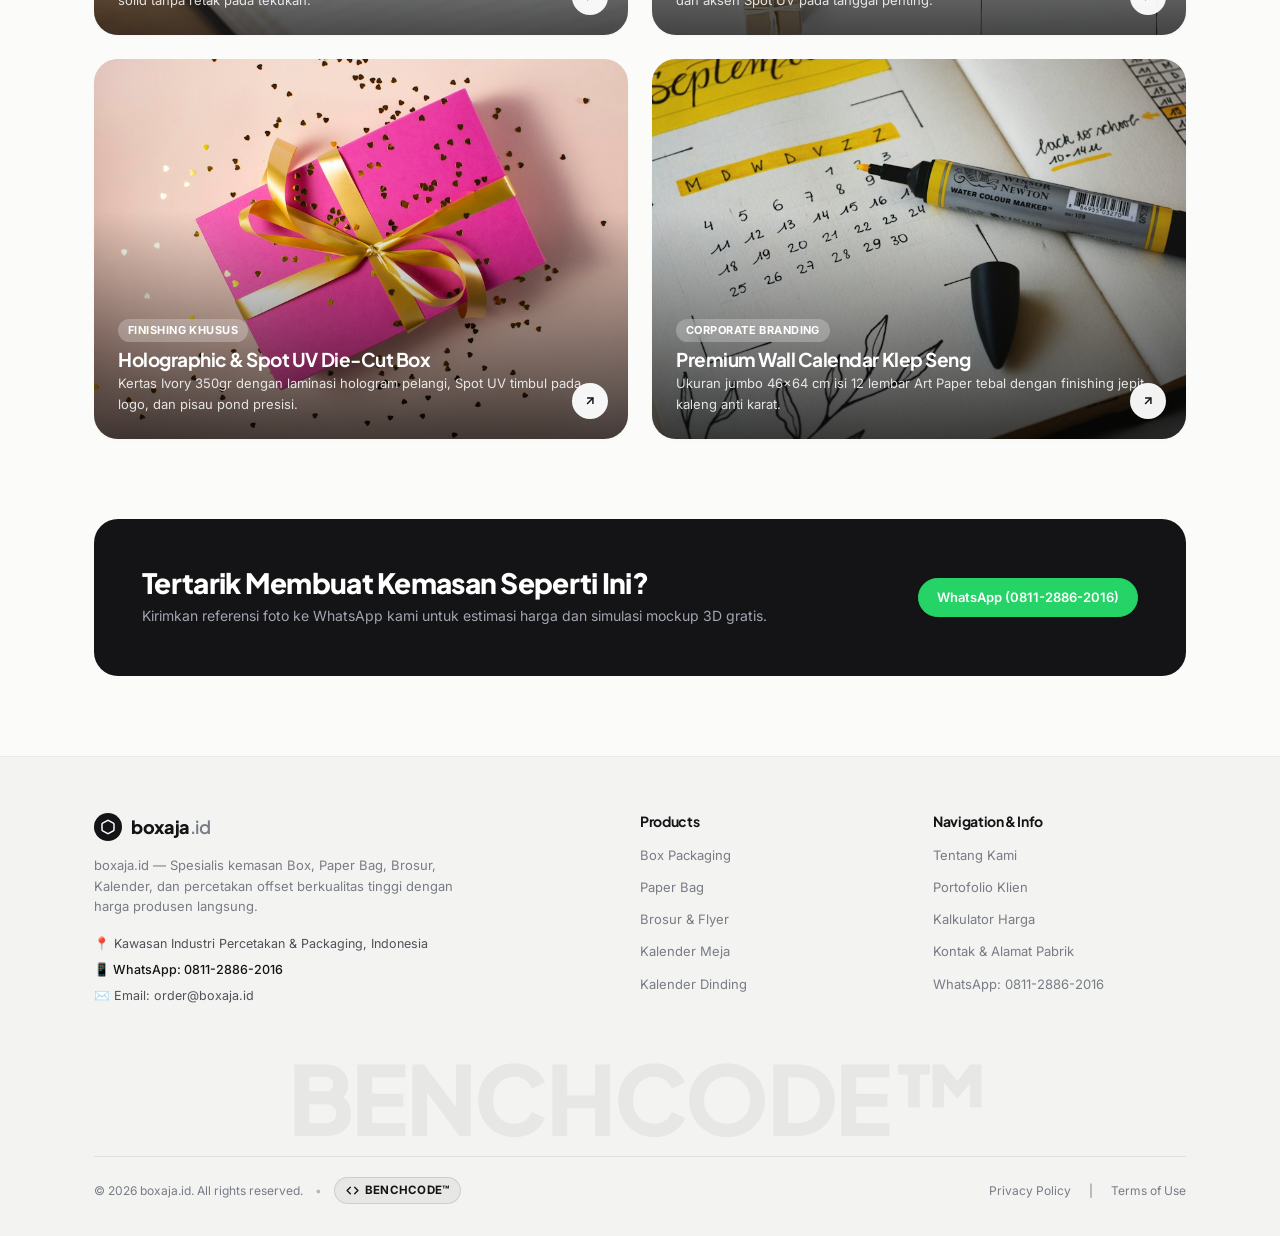
<file: portfolio.html>
<!DOCTYPE html>
<html lang="id">
<head>
  <meta charset="UTF-8">
  <meta name="viewport" content="width=device-width, initial-scale=1.0">
  <title>Portofolio Hasil Cetak — boxaja.id | Galeri Kemasan Box, Paper Bag, Brosur & Kalender</title>
  
  <meta name="description" content="Lihat portofolio dan hasil cetak nyata kemasan Box, Paper Bag, Brosur, Kalender oleh boxaja.id untuk brand ternama di Indonesia. Hubungi WA 0811-2886-2016.">
  
  <!-- Favicon -->
  <link rel="icon" type="image/svg+xml" href="data:image/svg+xml,<svg xmlns='http://www.w3.org/2000/svg' viewBox='0 0 100 100'><rect width='100' height='100' rx='24' fill='%23141416'/><path d='M28 36L50 24L72 36L50 48L28 36Z' fill='%23FFFFFF'/><path d='M28 42L50 54V76L28 64V42Z' fill='%23D4D4D8'/><path d='M72 42L50 54V76L72 64V42Z' fill='%23A1A1AA'/></svg>">

  <!-- Stylesheet -->
  <link rel="stylesheet" href="css/style.css">
  <style>
    .gallery-item {
      position: relative;
      border-radius: var(--radius-xl);
      overflow: hidden;
      height: 380px;
      background: #ECECE8;
      box-shadow: var(--shadow-sm);
      cursor: pointer;
      transition: transform 0.25s ease, box-shadow 0.25s ease;
    }
    .gallery-item:hover {
      transform: translateY(-4px);
      box-shadow: var(--shadow-lg);
    }
    .gallery-item img {
      width: 100%;
      height: 100%;
      object-fit: cover;
      transition: transform 0.5s ease;
    }
    .gallery-item:hover img {
      transform: scale(1.03);
    }
    .gallery-overlay {
      position: absolute;
      inset: 0;
      background: linear-gradient(180deg, rgba(0,0,0,0) 40%, rgba(0,0,0,0.7) 100%);
      display: flex;
      flex-direction: column;
      justify-content: flex-end;
      padding: 24px;
      color: #FFFFFF;
    }
    .gallery-tag {
      display: inline-block;
      align-self: flex-start;
      font-size: 11px;
      font-weight: 700;
      text-transform: uppercase;
      letter-spacing: 0.04em;
      background: rgba(255, 255, 255, 0.25);
      backdrop-filter: blur(6px);
      padding: 3px 10px;
      border-radius: 9999px;
      margin-bottom: 6px;
    }
    .gallery-title {
      font-size: 19px;
      font-weight: 700;
      color: #FFFFFF;
      margin-bottom: 3px;
    }
    .gallery-desc {
      font-size: 13px;
      color: rgba(255, 255, 255, 0.85);
    }
  </style>
</head>
<body>

  <!-- ========================================================================
       Header (Navbar)
       ======================================================================== -->
  <header class="site-header" id="siteHeader">
    <div class="site-container">
      <div class="nav-wrapper">
        <a href="index.html" class="site-logo" title="boxaja.id">
          <div class="logo-badge">
            <svg width="16" height="16" viewBox="0 0 24 24" fill="none" stroke="currentColor" stroke-width="2.2">
              <path d="M21 16V8a2 2 0 0 0-1-1.73l-7-4a2 2 0 0 0-2 0l-7 4A2 2 0 0 0 3 8v8a2 2 0 0 0 1 1.73l7 4a2 2 0 0 0 2 0l7-4A2 2 0 0 0 21 16z"></path>
              <polyline points="3.27 6.96 12 12.01 20.73 6.96"></polyline>
              <line x1="12" y1="22.08" x2="12" y2="12"></line>
            </svg>
          </div>
          <span>boxaja<span class="logo-id">.id</span></span>
        </a>

        <ul class="nav-links">
          <li><a href="index.html" class="nav-link">Home</a></li>
          <li><a href="about.html" class="nav-link">About</a></li>
          <li><a href="products.html" class="nav-link">Products</a></li>
          <li><a href="portfolio.html" class="nav-link active">Portfolio</a></li>
          <li><a href="pricing.html" class="nav-link">Pricing</a></li>
          <li><a href="contact.html" class="nav-link">Contact</a></li>
        </ul>

        <div class="nav-actions">
          <a href="https://wa.me/6281128862016?text=Halo%20boxaja.id,%20saya%20ingin%20konsultasi%20portofolio." target="_blank" rel="noopener noreferrer" class="btn-pill btn-pill-outline">
            <span>Get Started</span>
            <svg width="13" height="13" viewBox="0 0 24 24" fill="none" stroke="currentColor" stroke-width="2.5">
              <line x1="5" y1="12" x2="19" y2="12"></line>
              <polyline points="12 5 19 12 12 19"></polyline>
            </svg>
          </a>

          <button class="mobile-nav-toggle" id="mobileNavToggle" aria-label="Toggle Navigation">
            <span></span>
            <span></span>
            <span></span>
          </button>
        </div>
      </div>
    </div>
  </header>

  <!-- Mobile Drawer -->
  <div class="mobile-drawer" id="mobileDrawer">
    <ul class="mobile-drawer-links">
      <li><a href="index.html">Home</a></li>
      <li><a href="about.html">About</a></li>
      <li><a href="products.html">Products & Services</a></li>
      <li><a href="portfolio.html">Portfolio</a></li>
      <li><a href="pricing.html">Pricing Calculator</a></li>
      <li><a href="contact.html">Contact Us</a></li>
    </ul>

    <div style="display: flex; flex-direction: column; gap: 12px; margin-top: 24px;">
      <a href="https://wa.me/6281128862016?text=Halo%20boxaja.id,%20saya%20ingin%20konsultasi%20cetak%20kemasan." target="_blank" rel="noopener noreferrer" class="btn-pill btn-pill-wa" style="justify-content: center; width: 100%;">
        <span>WhatsApp (0811-2886-2016)</span>
      </a>
    </div>
  </div>

  <main>
    <!-- ========================================================================
         Page Header
         ======================================================================== -->
    <section style="padding: 60px 0 36px; background: #FAF9F6; border-bottom: 1px solid var(--border-card);">
      <div class="site-container">
        <span style="display: inline-block; font-size: 11.5px; font-weight: 700; text-transform: uppercase; letter-spacing: 0.05em; background: #EAEAE6; padding: 4px 12px; border-radius: 9999px; margin-bottom: 12px;">Portofolio & Karya Klien</span>
        <h1 style="font-size: clamp(32px, 4vw, 46px); font-weight: 800; line-height: 1.15; max-width: 860px; margin-bottom: 14px;">
          Explore Our Excellence Printing Works
        </h1>
        <p style="font-size: 15px; color: var(--text-body); max-width: 760px; line-height: 1.65;">
          Setiap proyek kemasan yang kami tangani adalah kolaborasi presisi antara desain dan teknologi cetak. Jelajahi galeri karya riil kami untuk berbagai sektor industri di Indonesia.
        </p>
      </div>
    </section>

    <!-- ========================================================================
         Filter Tabs & Gallery Grid
         ======================================================================== -->
    <section style="padding: 56px 0 80px;">
      <div class="site-container">
        <div class="filter-tabs-row" id="portfolioTabs" style="margin-bottom: 34px;">
          <button class="filter-tab active" data-filter="all">All Works</button>
          <button class="filter-tab" data-filter="box">Box Packaging</button>
          <button class="filter-tab" data-filter="paperbag">Paper Bag</button>
          <button class="filter-tab" data-filter="brosur">Brosur & Flyer</button>
          <button class="filter-tab" data-filter="kalender">Kalender</button>
          <button class="filter-tab" data-filter="offset">Offset & Finishing</button>
        </div>

        <div style="display: grid; grid-template-columns: repeat(2, 1fr); gap: 24px;" id="portfolioGalleryGrid">
          
          <!-- Item 1: Skincare Box -->
          <div class="gallery-item" data-cat="box" onclick="openProductWhatsAppInquiry('Luxury Skincare Rigid Box', 'Box Packaging')">
            <img src="assets/images/portfolio-box-white.jpg" alt="Luxury Skincare Rigid Box" loading="lazy">
            <div class="gallery-overlay">
              <span class="gallery-tag">Skincare & Beauty</span>
              <h3 class="gallery-title">Luxury Skincare Rigid Box</h3>
              <p class="gallery-desc">Bahan Greyboard kokoh dibalut Art Paper 150gr, finishing laminasi doff lembut dan hot foil emas presisi.</p>
            </div>
            <div class="portfolio-arrow"><svg width="14" height="14" viewBox="0 0 24 24" fill="none" stroke="currentColor" stroke-width="2.5"><line x1="7" y1="17" x2="17" y2="7"></line><polyline points="7 7 17 7 17 17"></polyline></svg></div>
          </div>

          <!-- Item 2: Bakery Mailer Box -->
          <div class="gallery-item" data-cat="box" onclick="openProductWhatsAppInquiry('Artisan Bakery Mailer Box', 'Box Packaging')">
            <img src="assets/images/portfolio-box-food.jpg" alt="Artisan Bakery Mailer Box" loading="lazy">
            <div class="gallery-overlay">
              <span class="gallery-tag">Food & F&B</span>
              <h3 class="gallery-title">Artisan Bakery Mailer Box</h3>
              <p class="gallery-desc">Karton gelombang E-Flute foodgrade aman untuk kue pastry & hampers dengan cetak full color luar-dalam.</p>
            </div>
            <div class="portfolio-arrow"><svg width="14" height="14" viewBox="0 0 24 24" fill="none" stroke="currentColor" stroke-width="2.5"><line x1="7" y1="17" x2="17" y2="7"></line><polyline points="7 7 17 7 17 17"></polyline></svg></div>
          </div>

          <!-- Item 3: Boutique Paper Bag -->
          <div class="gallery-item" data-cat="paperbag" onclick="openProductWhatsAppInquiry('Boutique Kraft Paper Bag', 'Paper Bag')">
            <img src="assets/images/portfolio-paperbag.jpg" alt="Boutique Kraft Paper Bag" loading="lazy">
            <div class="gallery-overlay">
              <span class="gallery-tag">Fashion & Retail</span>
              <h3 class="gallery-title">Boutique Kraft Paper Bag</h3>
              <p class="gallery-desc">Paper bag kraft ramah lingkungan dengan pegangan tali kur rajut tebal dan cetak logo solid tahan gesek.</p>
            </div>
            <div class="portfolio-arrow"><svg width="14" height="14" viewBox="0 0 24 24" fill="none" stroke="currentColor" stroke-width="2.5"><line x1="7" y1="17" x2="17" y2="7"></line><polyline points="7 7 17 7 17 17"></polyline></svg></div>
          </div>

          <!-- Item 4: Luxury Shopping Bag -->
          <div class="gallery-item" data-cat="paperbag" onclick="openProductWhatsAppInquiry('Art Carton Shopping Bag', 'Paper Bag')">
            <img src="assets/images/service-paperbag.jpg" alt="Art Carton Shopping Bag" loading="lazy">
            <div class="gallery-overlay">
              <span class="gallery-tag">Luxury Brand</span>
              <h3 class="gallery-title">Art Carton Boutique Shopping Bag</h3>
              <p class="gallery-desc">Art Carton 260gr dengan laminasi doff, eyelet mata ayam, dan tali pita satin eksklusif.</p>
            </div>
            <div class="portfolio-arrow"><svg width="14" height="14" viewBox="0 0 24 24" fill="none" stroke="currentColor" stroke-width="2.5"><line x1="7" y1="17" x2="17" y2="7"></line><polyline points="7 7 17 7 17 17"></polyline></svg></div>
          </div>

          <!-- Item 5: Trifold Brochure -->
          <div class="gallery-item" data-cat="brosur" onclick="openProductWhatsAppInquiry('Corporate Trifold Brochure', 'Brosur')">
            <img src="assets/images/portfolio-brochure.jpg" alt="Corporate Trifold Brochure" loading="lazy">
            <div class="gallery-overlay">
              <span class="gallery-tag">Corporate & Event</span>
              <h3 class="gallery-title">Corporate Trifold Brochure</h3>
              <p class="gallery-desc">Cetak Art Paper 210gsm 2 sisi beresolusi tajam dengan lipatan rapi dan warna solid tanpa retak pada tekukan.</p>
            </div>
            <div class="portfolio-arrow"><svg width="14" height="14" viewBox="0 0 24 24" fill="none" stroke="currentColor" stroke-width="2.5"><line x1="7" y1="17" x2="17" y2="7"></line><polyline points="7 7 17 7 17 17"></polyline></svg></div>
          </div>

          <!-- Item 6: Executive Desk Calendar -->
          <div class="gallery-item" data-cat="kalender" onclick="openProductWhatsAppInquiry('Executive Desk Calendar', 'Kalender')">
            <img src="assets/images/portfolio-calendar.jpg" alt="Executive Desk Calendar" loading="lazy">
            <div class="gallery-overlay">
              <span class="gallery-tag">Office & Souvenir</span>
              <h3 class="gallery-title">Executive Desk Calendar 2026</h3>
              <p class="gallery-desc">Kalender meja dudukan hardboard lapis linen hitam, spiral kawat putih kokoh, dan aksen Spot UV pada tanggal penting.</p>
            </div>
            <div class="portfolio-arrow"><svg width="14" height="14" viewBox="0 0 24 24" fill="none" stroke="currentColor" stroke-width="2.5"><line x1="7" y1="17" x2="17" y2="7"></line><polyline points="7 7 17 7 17 17"></polyline></svg></div>
          </div>

          <!-- Item 7: Holographic Cosmetic Box -->
          <div class="gallery-item" data-cat="offset" onclick="openProductWhatsAppInquiry('Custom Holographic Cosmetic Box', 'Offset')">
            <img src="assets/images/service-box.jpg" alt="Custom Holographic Cosmetic Box" loading="lazy">
            <div class="gallery-overlay">
              <span class="gallery-tag">Finishing Khusus</span>
              <h3 class="gallery-title">Holographic & Spot UV Die-Cut Box</h3>
              <p class="gallery-desc">Kertas Ivory 350gr dengan laminasi hologram pelangi, Spot UV timbul pada logo, dan pisau pond presisi.</p>
            </div>
            <div class="portfolio-arrow"><svg width="14" height="14" viewBox="0 0 24 24" fill="none" stroke="currentColor" stroke-width="2.5"><line x1="7" y1="17" x2="17" y2="7"></line><polyline points="7 7 17 7 17 17"></polyline></svg></div>
          </div>

          <!-- Item 8: Wall Calendar -->
          <div class="gallery-item" data-cat="kalender" onclick="openProductWhatsAppInquiry('Corporate Wall Calendar', 'Kalender')">
            <img src="assets/images/service-calendar.jpg" alt="Corporate Wall Calendar" loading="lazy">
            <div class="gallery-overlay">
              <span class="gallery-tag">Corporate Branding</span>
              <h3 class="gallery-title">Premium Wall Calendar Klep Seng</h3>
              <p class="gallery-desc">Ukuran jumbo 46x64 cm isi 12 lembar Art Paper tebal dengan finishing jepit kaleng anti karat.</p>
            </div>
            <div class="portfolio-arrow"><svg width="14" height="14" viewBox="0 0 24 24" fill="none" stroke="currentColor" stroke-width="2.5"><line x1="7" y1="17" x2="17" y2="7"></line><polyline points="7 7 17 7 17 17"></polyline></svg></div>
          </div>

        </div>
      </div>
    </section>

    <!-- ========================================================================
         CTA Banner
         ======================================================================== -->
    <section style="padding: 0 0 80px;">
      <div class="site-container">
        <div style="background: var(--text-main); color: #FFFFFF; border-radius: var(--radius-xl); padding: 48px; display: flex; align-items: center; justify-content: space-between; gap: 24px; flex-wrap: wrap;">
          <div>
            <h2 style="color: #FFFFFF; font-size: 28px; font-weight: 800; margin-bottom: 6px;">Tertarik Membuat Kemasan Seperti Ini?</h2>
            <p style="color: #A0A5B1; font-size: 14px;">Kirimkan referensi foto ke WhatsApp kami untuk estimasi harga dan simulasi mockup 3D gratis.</p>
          </div>
          <a href="https://wa.me/6281128862016?text=Halo%20boxaja.id,%20saya%20tertarik%20dengan%20portofolio%20kemasan%20Anda." target="_blank" rel="noopener noreferrer" class="btn-pill btn-pill-wa">
            <span>WhatsApp (0811-2886-2016)</span>
          </a>
        </div>
      </div>
    </section>
  </main>

  <!-- ========================================================================
       Footer
       ======================================================================== -->
  <footer class="site-footer">
    <div class="site-container">
      <div class="footer-top-grid">
        <div class="footer-brand-col">
          <a href="index.html" class="site-logo">
            <div class="logo-badge">
              <svg width="16" height="16" viewBox="0 0 24 24" fill="none" stroke="currentColor" stroke-width="2.2"><path d="M21 16V8a2 2 0 0 0-1-1.73l-7-4a2 2 0 0 0-2 0l-7 4A2 2 0 0 0 3 8v8a2 2 0 0 0 1 1.73l7 4a2 2 0 0 0 2 0l7-4A2 2 0 0 0 21 16z"></path></svg>
            </div>
            <span>boxaja<span class="logo-id">.id</span></span>
          </a>
          <p class="footer-desc">
            boxaja.id — Spesialis kemasan Box, Paper Bag, Brosur, Kalender, dan percetakan offset berkualitas tinggi dengan harga produsen langsung.
          </p>
          <div class="footer-contact-info">
            <p>📍 Kawasan Industri Percetakan & Packaging, Indonesia</p>
            <p><a href="https://wa.me/6281128862016" class="footer-contact-link">📱 WhatsApp: 0811-2886-2016</a></p>
            <p>✉️ Email: order@boxaja.id</p>
          </div>
        </div>

        <div>
          <h4 class="footer-col-title">Products</h4>
          <ul class="footer-links-list">
            <li><a href="products.html#box">Box Packaging</a></li>
            <li><a href="products.html#paperbag">Paper Bag</a></li>
            <li><a href="products.html#brosur">Brosur & Flyer</a></li>
            <li><a href="products.html#kalender">Kalender Meja</a></li>
            <li><a href="products.html#kalender">Kalender Dinding</a></li>
          </ul>
        </div>

        <div>
          <h4 class="footer-col-title">Navigation & Info</h4>
          <ul class="footer-links-list">
            <li><a href="about.html">Tentang Kami</a></li>
            <li><a href="portfolio.html">Portofolio Klien</a></li>
            <li><a href="pricing.html">Kalkulator Harga</a></li>
            <li><a href="contact.html">Kontak & Alamat Pabrik</a></li>
            <li><a href="https://wa.me/6281128862016" target="_blank" rel="noopener noreferrer">WhatsApp: 0811-2886-2016</a></li>
          </ul>
        </div>
      </div>

      <!-- Giant Subtle Watermark: BENCHCODE™ -->
      <div class="footer-watermark-wrap">
        <div class="footer-watermark">
          BENCHCODE™
        </div>
      </div>

      <div class="footer-bottom-bar">
        <div style="display: flex; align-items: center; gap: 12px; flex-wrap: wrap;">
          <p>© 2026 boxaja.id. All rights reserved.</p>
          <span style="color: rgba(0,0,0,0.25);">•</span>
          <a href="https://github.com/benchcodedev" target="_blank" rel="noopener noreferrer" class="benchcode-badge" title="BENCHCODE™ Software & Digital Architecture">
            <svg class="benchcode-tm-icon" viewBox="0 0 24 24" fill="none" stroke="currentColor" stroke-width="2.5" stroke-linecap="round" stroke-linejoin="round">
              <polyline points="16 18 22 12 16 6"></polyline>
              <polyline points="8 6 2 12 8 18"></polyline>
            </svg>
            <span>BENCHCODE™</span>
          </a>
        </div>
        <div class="footer-bottom-links">
          <a href="#">Privacy Policy</a>
          <span>|</span>
          <a href="#">Terms of Use</a>
        </div>
      </div>
    </div>
  </footer>

  <!-- Floating WhatsApp -->
  <a href="https://wa.me/6281128862016?text=Halo%20boxaja.id,%20saya%20ingin%20konsultasi%20portofolio." target="_blank" rel="noopener noreferrer" class="floating-wa" title="Chat WhatsApp Customer Service boxaja.id">
    <div class="floating-wa-pulse"></div>
    <div class="floating-wa-icon">
      <svg width="20" height="20" viewBox="0 0 24 24" fill="currentColor"><path d="M12.031 6.172c-3.181 0-5.767 2.586-5.768 5.766-.001 1.298.38 2.27 1.019 3.287l-.711 2.598 2.664-.698c.969.585 1.961.947 3.01.947 3.181 0 5.767-2.586 5.767-5.766 0-3.181-2.586-5.767-5.767-5.767zm0 10.378c-.917 0-1.785-.279-2.529-.77l-.181-.11-1.637.429.437-1.597-.123-.195c-.537-.852-.821-1.783-.821-2.737 0-2.817 2.293-5.11 5.11-5.11 2.817 0 5.11 2.293 5.11 5.11 0 2.817-2.293 5.11-5.11 5.11z"/></svg>
    </div>
    <span>WhatsApp 0811-2886-2016</span>
  </a>

  <script src="js/main.js"></script>
  <script>
    // Portfolio Page Tab Filtering
    document.addEventListener('DOMContentLoaded', () => {
      const tabs = document.querySelectorAll('#portfolioTabs .filter-tab');
      const items = document.querySelectorAll('#portfolioGalleryGrid .gallery-item');
      
      tabs.forEach(tab => {
        tab.addEventListener('click', () => {
          tabs.forEach(t => t.classList.remove('active'));
          tab.classList.add('active');
          const filter = tab.getAttribute('data-filter');
          
          items.forEach(item => {
            if (filter === 'all' || item.getAttribute('data-cat') === filter) {
              item.style.display = 'block';
            } else {
              item.style.display = 'none';
            }
          });
        });
      });
    });
  </script>
</body>
</html>
</file>
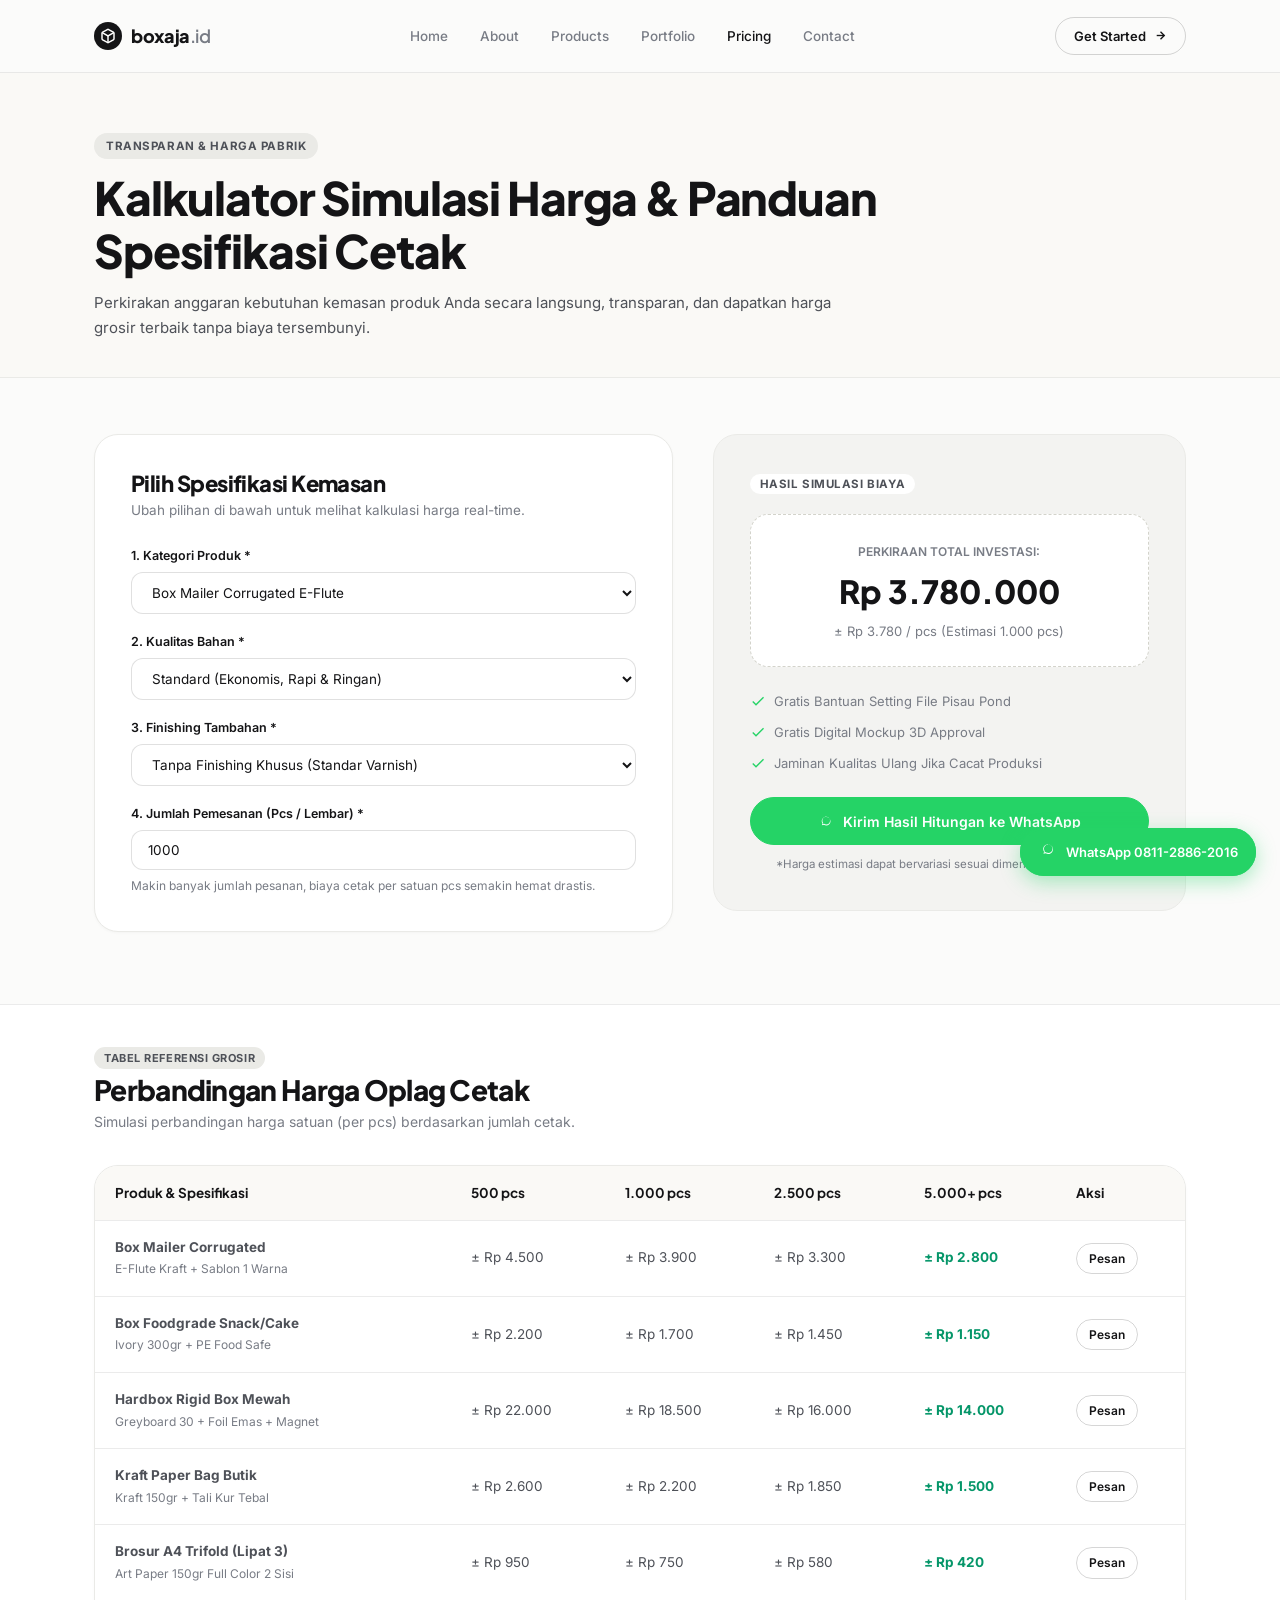
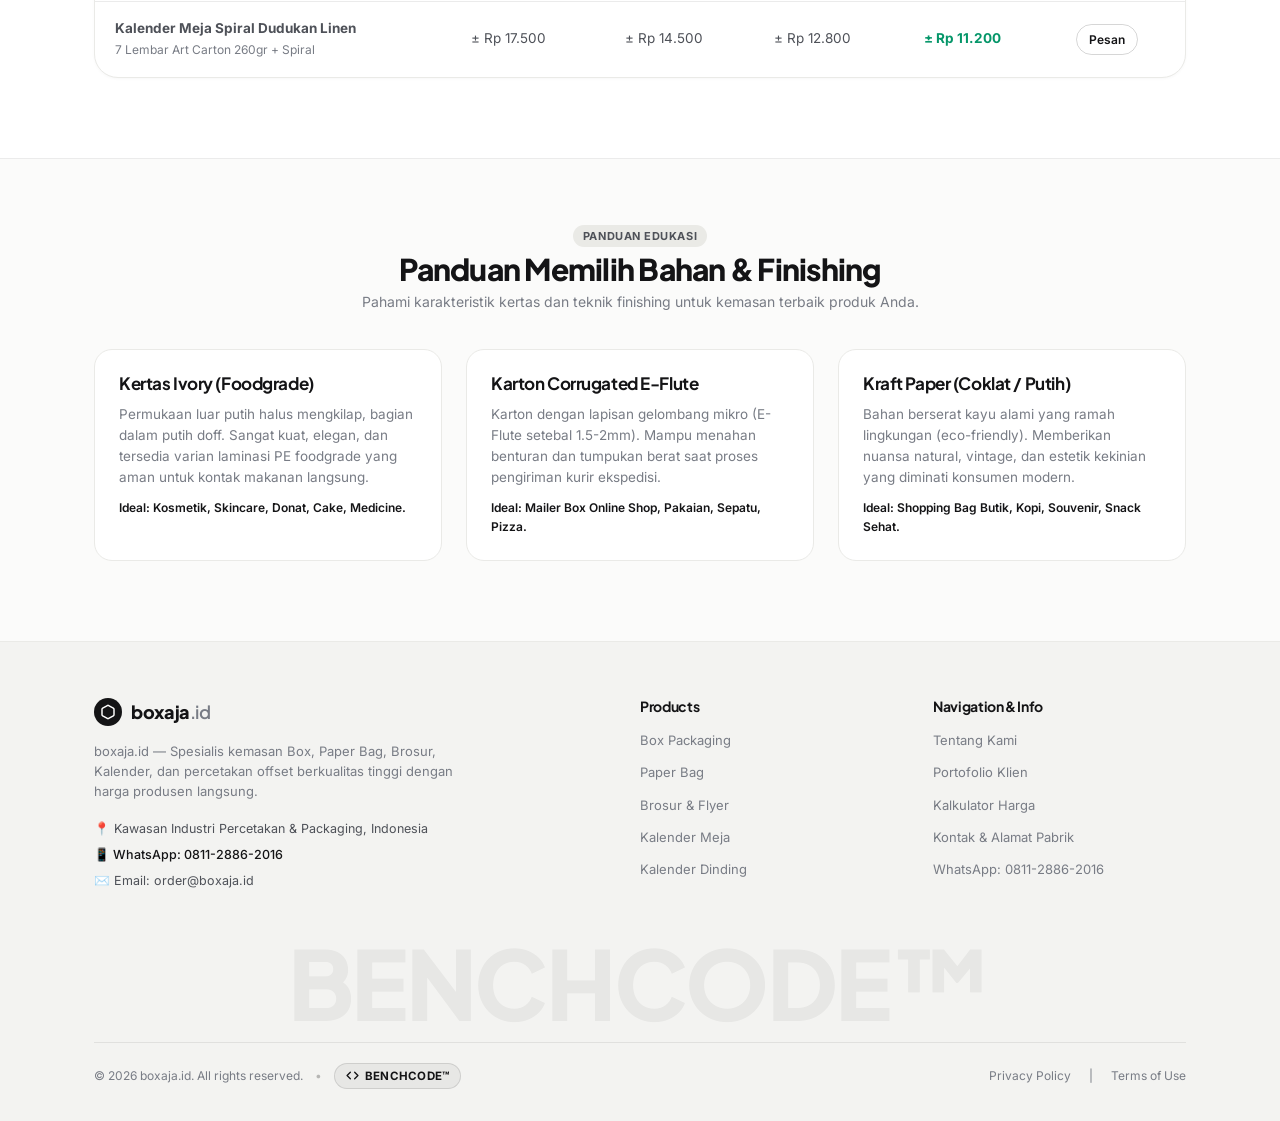
<file: pricing.html>
<!DOCTYPE html>
<html lang="id">
<head>
  <meta charset="UTF-8">
  <meta name="viewport" content="width=device-width, initial-scale=1.0">
  <title>Kalkulator Harga & Panduan Bahan — boxaja.id | Cetak Kemasan Pabrik Langsung</title>
  
  <meta name="description" content="Simulasi estimasi harga cetak Box Packaging, Paper Bag, Brosur, Kalender transparan di boxaja.id. Hubungi WA 0811-2886-2016 untuk penawaran resmi.">
  
  <!-- Favicon -->
  <link rel="icon" type="image/svg+xml" href="data:image/svg+xml,<svg xmlns='http://www.w3.org/2000/svg' viewBox='0 0 100 100'><rect width='100' height='100' rx='24' fill='%23141416'/><path d='M28 36L50 24L72 36L50 48L28 36Z' fill='%23FFFFFF'/><path d='M28 42L50 54V76L28 64V42Z' fill='%23D4D4D8'/><path d='M72 42L50 54V76L72 64V42Z' fill='%23A1A1AA'/></svg>">

  <!-- Stylesheet -->
  <link rel="stylesheet" href="css/style.css">
  <style>
    .pricing-table-wrap {
      overflow-x: auto;
      background: #FFFFFF;
      border: 1px solid var(--border-card);
      border-radius: var(--radius-xl);
      box-shadow: var(--shadow-sm);
    }
    .pricing-table {
      width: 100%;
      border-collapse: collapse;
      text-align: left;
      font-size: 13.5px;
    }
    .pricing-table th, .pricing-table td {
      padding: 16px 20px;
      border-bottom: 1px solid var(--border-light);
    }
    .pricing-table th {
      background: #FAF9F6;
      font-family: var(--font-heading);
      font-weight: 700;
      color: var(--text-main);
    }
    .pricing-table tr:last-child td {
      border-bottom: none;
    }
    .pricing-table tr:hover td {
      background: #FAF9F6;
    }
    .guide-card {
      background: #FFFFFF;
      border: 1px solid var(--border-card);
      border-radius: var(--radius-lg);
      padding: 24px;
      display: flex;
      flex-direction: column;
      gap: 10px;
    }
  </style>
</head>
<body>

  <!-- ========================================================================
       Header (Navbar)
       ======================================================================== -->
  <header class="site-header" id="siteHeader">
    <div class="site-container">
      <div class="nav-wrapper">
        <a href="index.html" class="site-logo" title="boxaja.id">
          <div class="logo-badge">
            <svg width="16" height="16" viewBox="0 0 24 24" fill="none" stroke="currentColor" stroke-width="2.2">
              <path d="M21 16V8a2 2 0 0 0-1-1.73l-7-4a2 2 0 0 0-2 0l-7 4A2 2 0 0 0 3 8v8a2 2 0 0 0 1 1.73l7 4a2 2 0 0 0 2 0l7-4A2 2 0 0 0 21 16z"></path>
              <polyline points="3.27 6.96 12 12.01 20.73 6.96"></polyline>
              <line x1="12" y1="22.08" x2="12" y2="12"></line>
            </svg>
          </div>
          <span>boxaja<span class="logo-id">.id</span></span>
        </a>

        <ul class="nav-links">
          <li><a href="index.html" class="nav-link">Home</a></li>
          <li><a href="about.html" class="nav-link">About</a></li>
          <li><a href="products.html" class="nav-link">Products</a></li>
          <li><a href="portfolio.html" class="nav-link">Portfolio</a></li>
          <li><a href="pricing.html" class="nav-link active">Pricing</a></li>
          <li><a href="contact.html" class="nav-link">Contact</a></li>
        </ul>

        <div class="nav-actions">
          <a href="https://wa.me/6281128862016?text=Halo%20boxaja.id,%20saya%20ingin%20konsultasi%20penawaran%20harga." target="_blank" rel="noopener noreferrer" class="btn-pill btn-pill-outline">
            <span>Get Started</span>
            <svg width="13" height="13" viewBox="0 0 24 24" fill="none" stroke="currentColor" stroke-width="2.5">
              <line x1="5" y1="12" x2="19" y2="12"></line>
              <polyline points="12 5 19 12 12 19"></polyline>
            </svg>
          </a>

          <button class="mobile-nav-toggle" id="mobileNavToggle" aria-label="Toggle Navigation">
            <span></span>
            <span></span>
            <span></span>
          </button>
        </div>
      </div>
    </div>
  </header>

  <!-- Mobile Drawer -->
  <div class="mobile-drawer" id="mobileDrawer">
    <ul class="mobile-drawer-links">
      <li><a href="index.html">Home</a></li>
      <li><a href="about.html">About</a></li>
      <li><a href="products.html">Products & Services</a></li>
      <li><a href="portfolio.html">Portfolio</a></li>
      <li><a href="pricing.html">Pricing Calculator</a></li>
      <li><a href="contact.html">Contact Us</a></li>
    </ul>

    <div style="display: flex; flex-direction: column; gap: 12px; margin-top: 24px;">
      <a href="https://wa.me/6281128862016?text=Halo%20boxaja.id,%20saya%20ingin%20konsultasi%20cetak%20kemasan." target="_blank" rel="noopener noreferrer" class="btn-pill btn-pill-wa" style="justify-content: center; width: 100%;">
        <span>WhatsApp (0811-2886-2016)</span>
      </a>
    </div>
  </div>

  <main>
    <!-- ========================================================================
         Page Header
         ======================================================================== -->
    <section style="padding: 60px 0 36px; background: #FAF9F6; border-bottom: 1px solid var(--border-card);">
      <div class="site-container">
        <span style="display: inline-block; font-size: 11.5px; font-weight: 700; text-transform: uppercase; letter-spacing: 0.05em; background: #EAEAE6; padding: 4px 12px; border-radius: 9999px; margin-bottom: 12px;">Transparan & Harga Pabrik</span>
        <h1 style="font-size: clamp(32px, 4vw, 46px); font-weight: 800; line-height: 1.15; max-width: 860px; margin-bottom: 14px;">
          Kalkulator Simulasi Harga & Panduan Spesifikasi Cetak
        </h1>
        <p style="font-size: 15px; color: var(--text-body); max-width: 760px; line-height: 1.65;">
          Perkirakan anggaran kebutuhan kemasan produk Anda secara langsung, transparan, dan dapatkan harga grosir terbaik tanpa biaya tersembunyi.
        </p>
      </div>
    </section>

    <!-- ========================================================================
         Interactive Live Price Calculator Section
         ======================================================================== -->
    <section style="padding: 56px 0 72px;">
      <div class="site-container">
        <div style="display: grid; grid-template-columns: 1.1fr 0.9fr; gap: 40px; align-items: flex-start;">
          
          <!-- Calculator Form Controls -->
          <div style="background: #FFFFFF; border: 1px solid var(--border-card); border-radius: var(--radius-xl); padding: 36px; box-shadow: var(--shadow-sm);">
            <div style="margin-bottom: 24px;">
              <h2 style="font-size: 22px; font-weight: 800; margin-bottom: 4px;">Pilih Spesifikasi Kemasan</h2>
              <p style="font-size: 13.5px; color: var(--text-muted);">Ubah pilihan di bawah untuk melihat kalkulasi harga real-time.</p>
            </div>

            <form id="calcPageForm" onsubmit="event.preventDefault();">
              <div style="display: flex; flex-direction: column; gap: 18px;">
                <!-- Product -->
                <div class="form-group">
                  <label for="pageCalcProduct" class="form-label">1. Kategori Produk *</label>
                  <select id="pageCalcProduct" class="form-control">
                    <option value="box-food">Box Makanan / Snack (Ivory Foodgrade)</option>
                    <option value="box-corrugated" selected>Box Mailer Corrugated E-Flute</option>
                    <option value="box-hardbox">Hardbox Eksklusif (Rigid Box Magnetik)</option>
                    <option value="paperbag-kraft">Paper Bag Kraft Coklat / Putih</option>
                    <option value="paperbag-artcarton">Paper Bag Art Carton Tebal</option>
                    <option value="brosur">Brosur Lipat / Flyer Art Paper</option>
                    <option value="kalender-meja">Kalender Meja Spiral Dudukan Linen</option>
                    <option value="kalender-dinding">Kalender Dinding Spiral</option>
                  </select>
                </div>

                <!-- Material Tier -->
                <div class="form-group">
                  <label for="pageCalcMaterial" class="form-label">2. Kualitas Bahan *</label>
                  <select id="pageCalcMaterial" class="form-control">
                    <option value="standard" selected>Standard (Ekonomis, Rapi & Ringan)</option>
                    <option value="premium">Premium (Lebih Tebal, Kokoh & Solid)</option>
                    <option value="exclusive">Exclusive High-Grade (Foodgrade Certified / Hard Cover)</option>
                  </select>
                </div>

                <!-- Finishing Option -->
                <div class="form-group">
                  <label for="pageCalcFinishing" class="form-label">3. Finishing Tambahan *</label>
                  <select id="pageCalcFinishing" class="form-control">
                    <option value="none" selected>Tanpa Finishing Khusus (Standar Varnish)</option>
                    <option value="doff">Laminasi Doff Elegan (Matte)</option>
                    <option value="glossy">Laminasi Glossy Mengkilap</option>
                    <option value="spot-uv">Laminasi Doff + Spot UV Kilap pada Logo</option>
                    <option value="hot-foil">Hot Stamping Foil Emas / Silver</option>
                    <option value="combo">Paket Komplit: Doff + Spot UV + Foil Emas</option>
                  </select>
                </div>

                <!-- Quantity -->
                <div class="form-group">
                  <label for="pageCalcQty" class="form-label">4. Jumlah Pemesanan (Pcs / Lembar) *</label>
                  <input type="number" id="pageCalcQty" class="form-control" value="1000" min="100" step="100">
                  <span style="font-size: 12px; color: var(--text-muted);">Makin banyak jumlah pesanan, biaya cetak per satuan pcs semakin hemat drastis.</span>
                </div>
              </div>
            </form>
          </div>

          <!-- Calculation Summary & Action Box -->
          <div style="background: var(--bg-card-subtle); border: 1px solid var(--border-card); border-radius: var(--radius-xl); padding: 36px; position: sticky; top: 100px;">
            <span style="font-size: 11.5px; font-weight: 700; text-transform: uppercase; letter-spacing: 0.05em; background: #FFFFFF; padding: 3px 10px; border-radius: 9999px;">Hasil Simulasi Biaya</span>
            
            <div style="margin: 20px 0 24px; padding: 24px; background: #FFFFFF; border: 1px dashed #D3D3CB; border-radius: var(--radius-lg); text-align: center;">
              <span style="font-size: 12px; font-weight: 600; color: var(--text-muted); text-transform: uppercase;">Perkiraan Total Investasi:</span>
              <div style="font-family: var(--font-heading); font-size: 32px; font-weight: 800; color: var(--text-main); margin-top: 4px;" id="pageCalcTotal">Rp 4.095.000</div>
              <div style="font-size: 13px; color: var(--text-muted); margin-top: 4px;" id="pageCalcUnit">± Rp 4.095 / pcs (Estimasi 1.000 pcs)</div>
            </div>

            <div style="display: flex; flex-direction: column; gap: 10px; font-size: 13px; color: var(--text-muted); margin-bottom: 24px;">
              <div style="display: flex; align-items: center; gap: 8px;">
                <svg width="16" height="16" viewBox="0 0 24 24" fill="#25D366"><path d="M9 16.17L4.83 12l-1.42 1.41L9 19 21 7l-1.41-1.41z"/></svg>
                <span>Gratis Bantuan Setting File Pisau Pond</span>
              </div>
              <div style="display: flex; align-items: center; gap: 8px;">
                <svg width="16" height="16" viewBox="0 0 24 24" fill="#25D366"><path d="M9 16.17L4.83 12l-1.42 1.41L9 19 21 7l-1.41-1.41z"/></svg>
                <span>Gratis Digital Mockup 3D Approval</span>
              </div>
              <div style="display: flex; align-items: center; gap: 8px;">
                <svg width="16" height="16" viewBox="0 0 24 24" fill="#25D366"><path d="M9 16.17L4.83 12l-1.42 1.41L9 19 21 7l-1.41-1.41z"/></svg>
                <span>Jaminan Kualitas Ulang Jika Cacat Produksi</span>
              </div>
            </div>

            <button type="button" id="pageOrderCalcBtn" class="btn-pill btn-pill-wa" style="justify-content: center; width: 100%; padding: 14px 20px; font-size: 14px;">
              <svg width="18" height="18" viewBox="0 0 24 24" fill="currentColor"><path d="M12.031 6.172c-3.181 0-5.767 2.586-5.768 5.766-.001 1.298.38 2.27 1.019 3.287l-.711 2.598 2.664-.698c.969.585 1.961.947 3.01.947 3.181 0 5.767-2.586 5.767-5.766 0-3.181-2.586-5.767-5.767-5.767zm0 10.378c-.917 0-1.785-.279-2.529-.77l-.181-.11-1.637.429.437-1.597-.123-.195c-.537-.852-.821-1.783-.821-2.737 0-2.817 2.293-5.11 5.11-5.11 2.817 0 5.11 2.293 5.11 5.11 0 2.817-2.293 5.11-5.11 5.11z"/></svg>
              <span>Kirim Hasil Hitungan ke WhatsApp</span>
            </button>
            <p style="text-align: center; font-size: 11.5px; color: var(--text-muted); margin-top: 10px;">*Harga estimasi dapat bervariasi sesuai dimensi ukuran spesifik.</p>
          </div>

        </div>
      </div>
    </section>

    <!-- ========================================================================
         Wholesale Price Reference Table
         ======================================================================== -->
    <section style="padding: 40px 0 80px; background: #FFFFFF; border-top: 1px solid var(--border-light); border-bottom: 1px solid var(--border-light);">
      <div class="site-container">
        <div style="margin-bottom: 32px;">
          <span style="font-size: 11px; font-weight: 700; text-transform: uppercase; letter-spacing: 0.05em; background: #EAEAE6; padding: 4px 10px; border-radius: 9999px;">Tabel Referensi Grosir</span>
          <h2 style="font-size: 28px; font-weight: 800; margin-top: 6px;">Perbandingan Harga Oplag Cetak</h2>
          <p style="font-size: 14px; color: var(--text-muted); margin-top: 4px;">Simulasi perbandingan harga satuan (per pcs) berdasarkan jumlah cetak.</p>
        </div>

        <div class="pricing-table-wrap">
          <table class="pricing-table">
            <thead>
              <tr>
                <th>Produk & Spesifikasi</th>
                <th>500 pcs</th>
                <th>1.000 pcs</th>
                <th>2.500 pcs</th>
                <th>5.000+ pcs</th>
                <th>Aksi</th>
              </tr>
            </thead>
            <tbody>
              <tr>
                <td><strong>Box Mailer Corrugated</strong><br><span style="color: var(--text-muted); font-size: 12px;">E-Flute Kraft + Sablon 1 Warna</span></td>
                <td>± Rp 4.500</td>
                <td>± Rp 3.900</td>
                <td>± Rp 3.300</td>
                <td><strong style="color: #059669;">± Rp 2.800</strong></td>
                <td><a href="https://wa.me/6281128862016?text=Halo,%20saya%20tertarik%20Box%20Mailer%20Corrugated." target="_blank" rel="noopener noreferrer" class="btn-pill btn-pill-outline" style="padding: 5px 12px; font-size: 12px;">Pesan</a></td>
              </tr>
              <tr>
                <td><strong>Box Foodgrade Snack/Cake</strong><br><span style="color: var(--text-muted); font-size: 12px;">Ivory 300gr + PE Food Safe</span></td>
                <td>± Rp 2.200</td>
                <td>± Rp 1.700</td>
                <td>± Rp 1.450</td>
                <td><strong style="color: #059669;">± Rp 1.150</strong></td>
                <td><a href="https://wa.me/6281128862016?text=Halo,%20saya%20tertarik%20Box%20Foodgrade." target="_blank" rel="noopener noreferrer" class="btn-pill btn-pill-outline" style="padding: 5px 12px; font-size: 12px;">Pesan</a></td>
              </tr>
              <tr>
                <td><strong>Hardbox Rigid Box Mewah</strong><br><span style="color: var(--text-muted); font-size: 12px;">Greyboard 30 + Foil Emas + Magnet</span></td>
                <td>± Rp 22.000</td>
                <td>± Rp 18.500</td>
                <td>± Rp 16.000</td>
                <td><strong style="color: #059669;">± Rp 14.000</strong></td>
                <td><a href="https://wa.me/6281128862016?text=Halo,%20saya%20tertarik%20Hardbox%20Rigid%20Box." target="_blank" rel="noopener noreferrer" class="btn-pill btn-pill-outline" style="padding: 5px 12px; font-size: 12px;">Pesan</a></td>
              </tr>
              <tr>
                <td><strong>Kraft Paper Bag Butik</strong><br><span style="color: var(--text-muted); font-size: 12px;">Kraft 150gr + Tali Kur Tebal</span></td>
                <td>± Rp 2.600</td>
                <td>± Rp 2.200</td>
                <td>± Rp 1.850</td>
                <td><strong style="color: #059669;">± Rp 1.500</strong></td>
                <td><a href="https://wa.me/6281128862016?text=Halo,%20saya%20tertarik%20Kraft%20Paper%20Bag." target="_blank" rel="noopener noreferrer" class="btn-pill btn-pill-outline" style="padding: 5px 12px; font-size: 12px;">Pesan</a></td>
              </tr>
              <tr>
                <td><strong>Brosur A4 Trifold (Lipat 3)</strong><br><span style="color: var(--text-muted); font-size: 12px;">Art Paper 150gr Full Color 2 Sisi</span></td>
                <td>± Rp 950</td>
                <td>± Rp 750</td>
                <td>± Rp 580</td>
                <td><strong style="color: #059669;">± Rp 420</strong></td>
                <td><a href="https://wa.me/6281128862016?text=Halo,%20saya%20tertarik%20Brosur%20A4%20Trifold." target="_blank" rel="noopener noreferrer" class="btn-pill btn-pill-outline" style="padding: 5px 12px; font-size: 12px;">Pesan</a></td>
              </tr>
              <tr>
                <td><strong>Kalender Meja Spiral Dudukan Linen</strong><br><span style="color: var(--text-muted); font-size: 12px;">7 Lembar Art Carton 260gr + Spiral</span></td>
                <td>± Rp 17.500</td>
                <td>± Rp 14.500</td>
                <td>± Rp 12.800</td>
                <td><strong style="color: #059669;">± Rp 11.200</strong></td>
                <td><a href="https://wa.me/6281128862016?text=Halo,%20saya%20tertarik%20Kalender%20Meja%20Spiral." target="_blank" rel="noopener noreferrer" class="btn-pill btn-pill-outline" style="padding: 5px 12px; font-size: 12px;">Pesan</a></td>
              </tr>
            </tbody>
          </table>
        </div>
      </div>
    </section>

    <!-- ========================================================================
         Material & Finishing Guide
         ======================================================================== -->
    <section style="padding: 64px 0 80px;">
      <div class="site-container">
        <div style="margin-bottom: 36px; text-align: center; max-width: 600px; margin-left: auto; margin-right: auto;">
          <span style="font-size: 11px; font-weight: 700; text-transform: uppercase; letter-spacing: 0.05em; background: #EAEAE6; padding: 4px 10px; border-radius: 9999px;">Panduan Edukasi</span>
          <h2 style="font-size: 30px; font-weight: 800; margin-top: 6px;">Panduan Memilih Bahan & Finishing</h2>
          <p style="font-size: 14px; color: var(--text-muted); margin-top: 4px;">Pahami karakteristik kertas dan teknik finishing untuk kemasan terbaik produk Anda.</p>
        </div>

        <div style="display: grid; grid-template-columns: repeat(3, 1fr); gap: 24px;">
          <!-- Guide 1 -->
          <div class="guide-card">
            <h3 style="font-size: 17px; font-weight: 700;">Kertas Ivory (Foodgrade)</h3>
            <p style="font-size: 13.5px; color: var(--text-muted); line-height: 1.55;">
              Permukaan luar putih halus mengkilap, bagian dalam putih doff. Sangat kuat, elegan, dan tersedia varian laminasi PE foodgrade yang aman untuk kontak makanan langsung.
            </p>
            <div style="font-size: 12px; font-weight: 600; color: var(--text-main);">Ideal: Kosmetik, Skincare, Donat, Cake, Medicine.</div>
          </div>

          <!-- Guide 2 -->
          <div class="guide-card">
            <h3 style="font-size: 17px; font-weight: 700;">Karton Corrugated E-Flute</h3>
            <p style="font-size: 13.5px; color: var(--text-muted); line-height: 1.55;">
              Karton dengan lapisan gelombang mikro (E-Flute setebal 1.5-2mm). Mampu menahan benturan dan tumpukan berat saat proses pengiriman kurir ekspedisi.
            </p>
            <div style="font-size: 12px; font-weight: 600; color: var(--text-main);">Ideal: Mailer Box Online Shop, Pakaian, Sepatu, Pizza.</div>
          </div>

          <!-- Guide 3 -->
          <div class="guide-card">
            <h3 style="font-size: 17px; font-weight: 700;">Kraft Paper (Coklat / Putih)</h3>
            <p style="font-size: 13.5px; color: var(--text-muted); line-height: 1.55;">
              Bahan berserat kayu alami yang ramah lingkungan (eco-friendly). Memberikan nuansa natural, vintage, dan estetik kekinian yang diminati konsumen modern.
            </p>
            <div style="font-size: 12px; font-weight: 600; color: var(--text-main);">Ideal: Shopping Bag Butik, Kopi, Souvenir, Snack Sehat.</div>
          </div>
        </div>
      </div>
    </section>
  </main>

  <!-- ========================================================================
       Footer
       ======================================================================== -->
  <footer class="site-footer">
    <div class="site-container">
      <div class="footer-top-grid">
        <div class="footer-brand-col">
          <a href="index.html" class="site-logo">
            <div class="logo-badge">
              <svg width="16" height="16" viewBox="0 0 24 24" fill="none" stroke="currentColor" stroke-width="2.2"><path d="M21 16V8a2 2 0 0 0-1-1.73l-7-4a2 2 0 0 0-2 0l-7 4A2 2 0 0 0 3 8v8a2 2 0 0 0 1 1.73l7 4a2 2 0 0 0 2 0l7-4A2 2 0 0 0 21 16z"></path></svg>
            </div>
            <span>boxaja<span class="logo-id">.id</span></span>
          </a>
          <p class="footer-desc">
            boxaja.id — Spesialis kemasan Box, Paper Bag, Brosur, Kalender, dan percetakan offset berkualitas tinggi dengan harga produsen langsung.
          </p>
          <div class="footer-contact-info">
            <p>📍 Kawasan Industri Percetakan & Packaging, Indonesia</p>
            <p><a href="https://wa.me/6281128862016" class="footer-contact-link">📱 WhatsApp: 0811-2886-2016</a></p>
            <p>✉️ Email: order@boxaja.id</p>
          </div>
        </div>

        <div>
          <h4 class="footer-col-title">Products</h4>
          <ul class="footer-links-list">
            <li><a href="products.html#box">Box Packaging</a></li>
            <li><a href="products.html#paperbag">Paper Bag</a></li>
            <li><a href="products.html#brosur">Brosur & Flyer</a></li>
            <li><a href="products.html#kalender">Kalender Meja</a></li>
            <li><a href="products.html#kalender">Kalender Dinding</a></li>
          </ul>
        </div>

        <div>
          <h4 class="footer-col-title">Navigation & Info</h4>
          <ul class="footer-links-list">
            <li><a href="about.html">Tentang Kami</a></li>
            <li><a href="portfolio.html">Portofolio Klien</a></li>
            <li><a href="pricing.html">Kalkulator Harga</a></li>
            <li><a href="contact.html">Kontak & Alamat Pabrik</a></li>
            <li><a href="https://wa.me/6281128862016" target="_blank" rel="noopener noreferrer">WhatsApp: 0811-2886-2016</a></li>
          </ul>
        </div>
      </div>

      <!-- Giant Subtle Watermark: BENCHCODE™ -->
      <div class="footer-watermark-wrap">
        <div class="footer-watermark">
          BENCHCODE™
        </div>
      </div>

      <div class="footer-bottom-bar">
        <div style="display: flex; align-items: center; gap: 12px; flex-wrap: wrap;">
          <p>© 2026 boxaja.id. All rights reserved.</p>
          <span style="color: rgba(0,0,0,0.25);">•</span>
          <a href="https://github.com/benchcodedev" target="_blank" rel="noopener noreferrer" class="benchcode-badge" title="BENCHCODE™ Software & Digital Architecture">
            <svg class="benchcode-tm-icon" viewBox="0 0 24 24" fill="none" stroke="currentColor" stroke-width="2.5" stroke-linecap="round" stroke-linejoin="round">
              <polyline points="16 18 22 12 16 6"></polyline>
              <polyline points="8 6 2 12 8 18"></polyline>
            </svg>
            <span>BENCHCODE™</span>
          </a>
        </div>
        <div class="footer-bottom-links">
          <a href="#">Privacy Policy</a>
          <span>|</span>
          <a href="#">Terms of Use</a>
        </div>
      </div>
    </div>
  </footer>

  <!-- Floating WhatsApp -->
  <a href="https://wa.me/6281128862016?text=Halo%20boxaja.id,%20saya%20ingin%20konsultasi%20harga%20cetak." target="_blank" rel="noopener noreferrer" class="floating-wa" title="Chat WhatsApp Customer Service boxaja.id">
    <div class="floating-wa-pulse"></div>
    <div class="floating-wa-icon">
      <svg width="20" height="20" viewBox="0 0 24 24" fill="currentColor"><path d="M12.031 6.172c-3.181 0-5.767 2.586-5.768 5.766-.001 1.298.38 2.27 1.019 3.287l-.711 2.598 2.664-.698c.969.585 1.961.947 3.01.947 3.181 0 5.767-2.586 5.767-5.766 0-3.181-2.586-5.767-5.767-5.767zm0 10.378c-.917 0-1.785-.279-2.529-.77l-.181-.11-1.637.429.437-1.597-.123-.195c-.537-.852-.821-1.783-.821-2.737 0-2.817 2.293-5.11 5.11-5.11 2.817 0 5.11 2.293 5.11 5.11 0 2.817-2.293 5.11-5.11 5.11z"/></svg>
    </div>
    <span>WhatsApp 0811-2886-2016</span>
  </a>

  <script src="js/main.js"></script>
  <script>
    // Live calculation script on Pricing Page
    document.addEventListener('DOMContentLoaded', () => {
      const prodSelect = document.getElementById('pageCalcProduct');
      const matSelect = document.getElementById('pageCalcMaterial');
      const finSelect = document.getElementById('pageCalcFinishing');
      const qtyInput = document.getElementById('pageCalcQty');
      const totalDisplay = document.getElementById('pageCalcTotal');
      const unitDisplay = document.getElementById('pageCalcUnit');
      const orderBtn = document.getElementById('pageOrderCalcBtn');

      function calculatePageEstimate() {
        const prod = prodSelect.value;
        const mat = matSelect.value;
        const fin = finSelect.value;
        let qty = parseInt(qtyInput.value) || 500;
        if (qty < 100) qty = 100;

        let basePrice = 2500;
        if (prod === 'box-hardbox') basePrice = 18500;
        else if (prod === 'box-corrugated') basePrice = 4200;
        else if (prod === 'box-food') basePrice = 1600;
        else if (prod === 'paperbag-kraft') basePrice = 2200;
        else if (prod === 'paperbag-artcarton') basePrice = 4800;
        else if (prod === 'brosur') basePrice = 650;
        else if (prod === 'kalender-meja') basePrice = 14500;
        else if (prod === 'kalender-dinding') basePrice = 12000;

        let matMultiplier = 1.0;
        if (mat === 'premium') matMultiplier = 1.25;
        else if (mat === 'exclusive') matMultiplier = 1.5;

        let finishingAdd = 0;
        if (fin === 'doff' || fin === 'glossy') finishingAdd = 350;
        else if (fin === 'spot-uv') finishingAdd = 750;
        else if (fin === 'hot-foil') finishingAdd = 1200;
        else if (fin === 'combo') finishingAdd = 1800;

        let qtyDiscount = 1.0;
        if (qty >= 5000) qtyDiscount = 0.70;
        else if (qty >= 2500) qtyDiscount = 0.80;
        else if (qty >= 1000) qtyDiscount = 0.90;
        else if (qty >= 500) qtyDiscount = 1.0;
        else qtyDiscount = 1.35;

        const unit = Math.round((basePrice * matMultiplier + finishingAdd) * qtyDiscount);
        const total = unit * qty;

        totalDisplay.textContent = formatRupiah(total);
        unitDisplay.textContent = `± ${formatRupiah(unit)} / pcs (Estimasi ${qty.toLocaleString('id-ID')} pcs)`;
      }

      [prodSelect, matSelect, finSelect, qtyInput].forEach(elem => {
        elem.addEventListener('change', calculatePageEstimate);
        elem.addEventListener('input', calculatePageEstimate);
      });

      calculatePageEstimate();

      orderBtn.addEventListener('click', () => {
        const prodName = prodSelect.options[prodSelect.selectedIndex].text;
        const matName = matSelect.options[matSelect.selectedIndex].text;
        const finName = finSelect.options[finSelect.selectedIndex].text;
        const qtyVal = qtyInput.value;
        const totalVal = totalDisplay.textContent;
        const unitVal = unitDisplay.textContent;

        const msg = 
`*KONSULTASI HARGA HALAMAN PRICING — boxaja.id*
---------------------------------------
📦 *Produk:* ${prodName}
📄 *Bahan:* ${matName}
✨ *Finishing:* ${finName}
🔢 *Jumlah:* ${qtyVal} pcs
💰 *Perkiraan Harga:* ${totalVal} (${unitVal})
---------------------------------------
Halo tim boxaja.id, saya ingin konfirmasi penawaran resmi untuk spesifikasi ini. Terima kasih!`;

        const url = `https://wa.me/6281128862016?text=${encodeURIComponent(msg)}`;
        window.open(url, '_blank');
      });
    });
  </script>
</body>
</html>
</file>
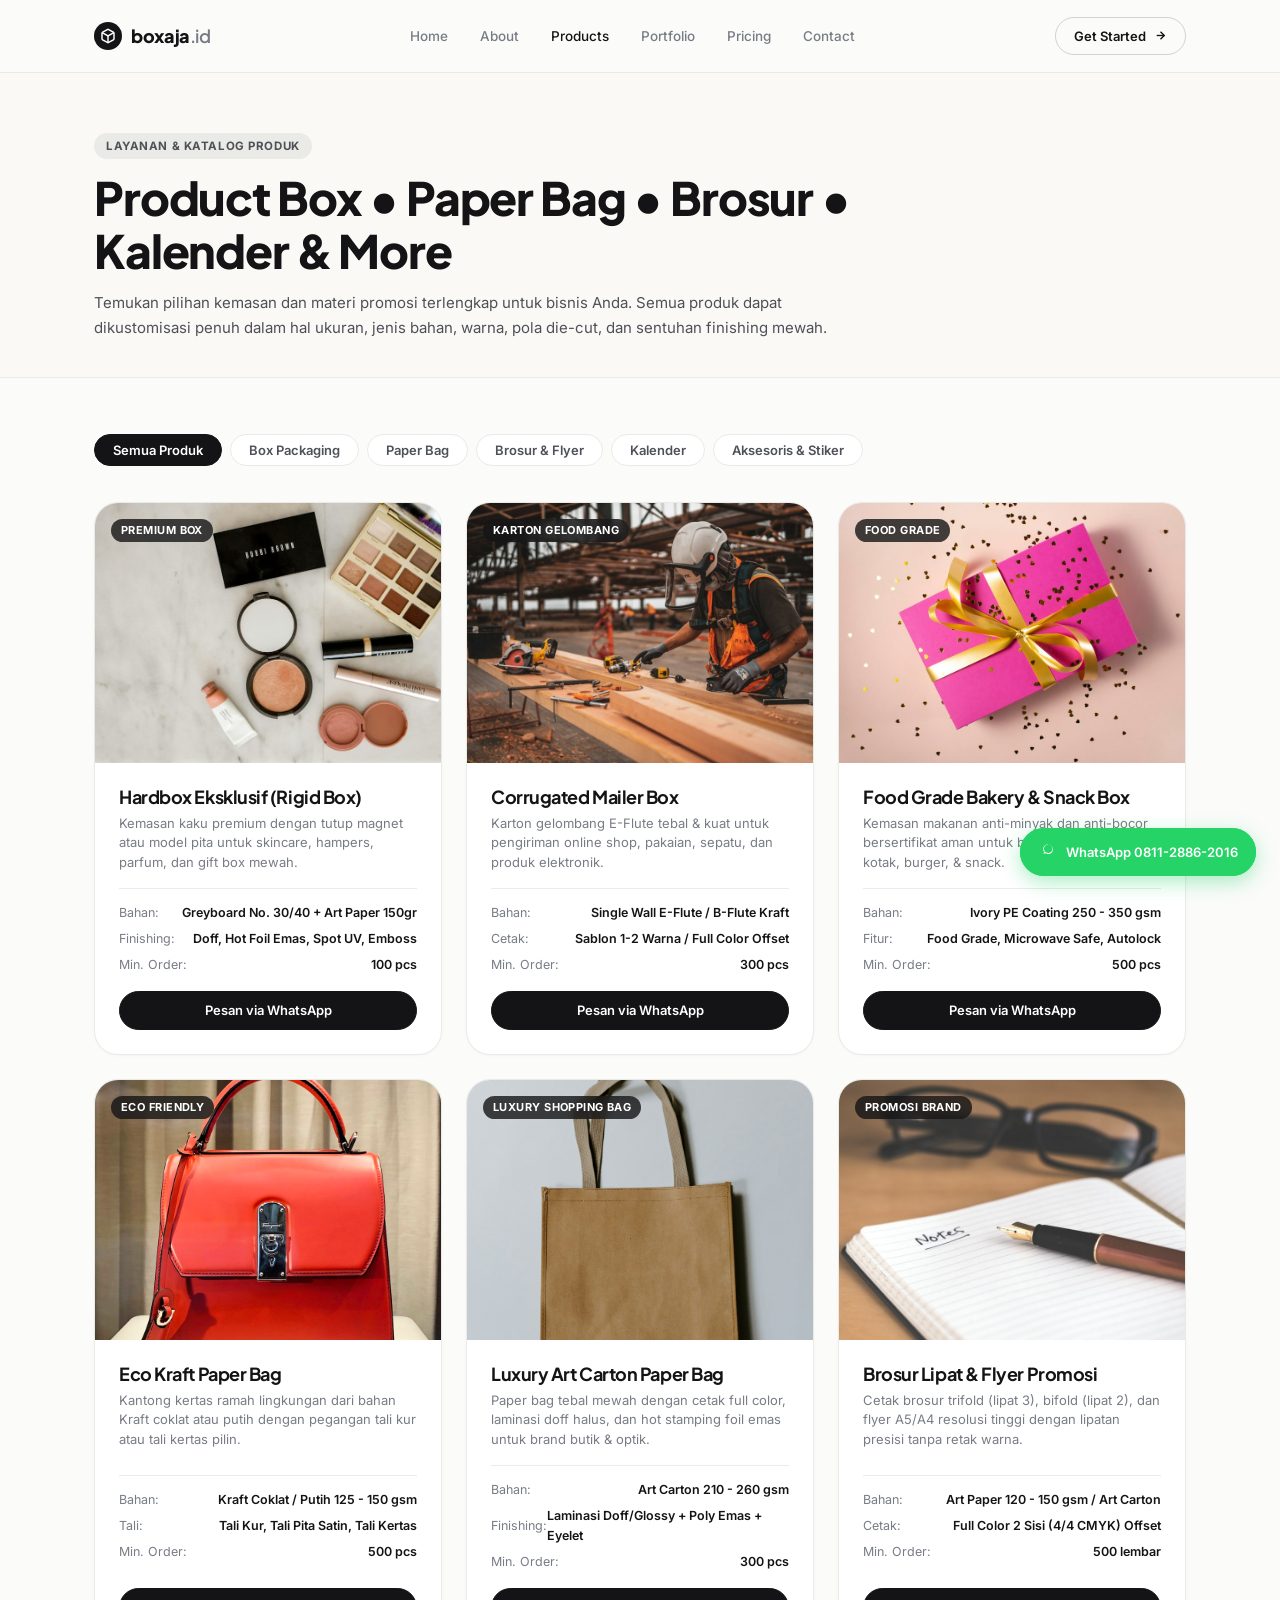
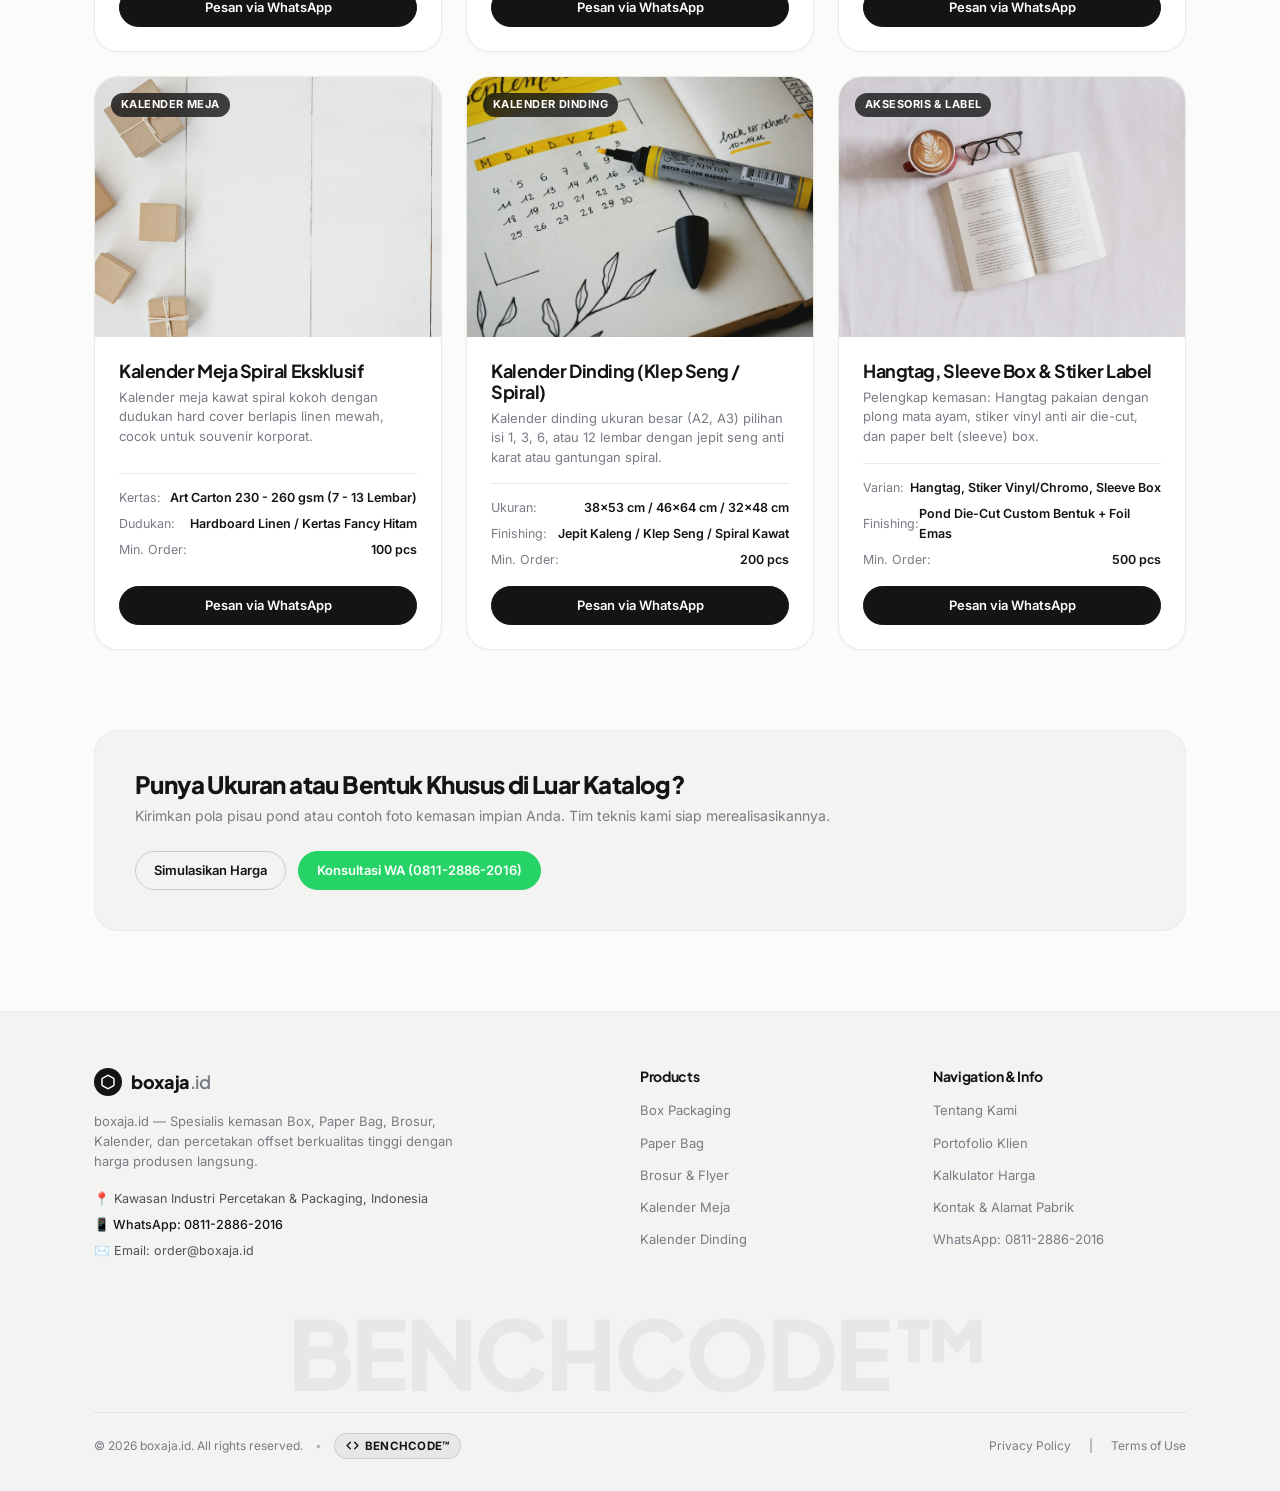
<file: products.html>
<!DOCTYPE html>
<html lang="id">
<head>
  <meta charset="UTF-8">
  <meta name="viewport" content="width=device-width, initial-scale=1.0">
  <title>Katalog Produk — boxaja.id | Box • Paper Bag • Brosur • Kalender & More</title>
  
  <meta name="description" content="Katalog lengkap percetakan kemasan boxaja.id: Box Packaging, Paper Bag, Brosur, Kalender, Hangtag, dan Stiker Kemasan dengan harga langsung produsen di Indonesia. Hubungi WA 0811-2886-2016.">
  
  <!-- Favicon -->
  <link rel="icon" type="image/svg+xml" href="data:image/svg+xml,<svg xmlns='http://www.w3.org/2000/svg' viewBox='0 0 100 100'><rect width='100' height='100' rx='24' fill='%23141416'/><path d='M28 36L50 24L72 36L50 48L28 36Z' fill='%23FFFFFF'/><path d='M28 42L50 54V76L28 64V42Z' fill='%23D4D4D8'/><path d='M72 42L50 54V76L72 64V42Z' fill='%23A1A1AA'/></svg>">

  <!-- Stylesheet -->
  <link rel="stylesheet" href="css/style.css">
  <style>
    .product-detail-card {
      background: #FFFFFF;
      border: 1px solid var(--border-card);
      border-radius: var(--radius-xl);
      overflow: hidden;
      display: flex;
      flex-direction: column;
      box-shadow: var(--shadow-sm);
      transition: transform 0.25s ease, box-shadow 0.25s ease;
    }
    .product-detail-card:hover {
      transform: translateY(-4px);
      box-shadow: var(--shadow-md);
    }
    .product-img-wrap {
      height: 260px;
      position: relative;
      background: #EFEFEA;
      overflow: hidden;
    }
    .product-img-wrap img {
      width: 100%;
      height: 100%;
      object-fit: cover;
      transition: transform 0.4s ease;
    }
    .product-detail-card:hover .product-img-wrap img {
      transform: scale(1.04);
    }
    .product-body {
      padding: 24px;
      display: flex;
      flex-direction: column;
      flex: 1;
      justify-content: space-between;
    }
    .product-spec-row {
      display: flex;
      flex-direction: column;
      gap: 6px;
      margin: 16px 0;
      padding-top: 14px;
      border-top: 1px solid var(--border-light);
      font-size: 12.5px;
      color: var(--text-muted);
    }
    .spec-item {
      display: flex;
      justify-content: space-between;
      align-items: center;
    }
    .spec-val {
      font-weight: 600;
      color: var(--text-main);
    }
  </style>
</head>
<body>

  <!-- ========================================================================
       Header (Navbar)
       ======================================================================== -->
  <header class="site-header" id="siteHeader">
    <div class="site-container">
      <div class="nav-wrapper">
        <a href="index.html" class="site-logo" title="boxaja.id">
          <div class="logo-badge">
            <svg width="16" height="16" viewBox="0 0 24 24" fill="none" stroke="currentColor" stroke-width="2.2">
              <path d="M21 16V8a2 2 0 0 0-1-1.73l-7-4a2 2 0 0 0-2 0l-7 4A2 2 0 0 0 3 8v8a2 2 0 0 0 1 1.73l7 4a2 2 0 0 0 2 0l7-4A2 2 0 0 0 21 16z"></path>
              <polyline points="3.27 6.96 12 12.01 20.73 6.96"></polyline>
              <line x1="12" y1="22.08" x2="12" y2="12"></line>
            </svg>
          </div>
          <span>boxaja<span class="logo-id">.id</span></span>
        </a>

        <ul class="nav-links">
          <li><a href="index.html" class="nav-link">Home</a></li>
          <li><a href="about.html" class="nav-link">About</a></li>
          <li><a href="products.html" class="nav-link active">Products</a></li>
          <li><a href="portfolio.html" class="nav-link">Portfolio</a></li>
          <li><a href="pricing.html" class="nav-link">Pricing</a></li>
          <li><a href="contact.html" class="nav-link">Contact</a></li>
        </ul>

        <div class="nav-actions">
          <a href="https://wa.me/6281128862016?text=Halo%20boxaja.id,%20saya%20ingin%20konsultasi%20katalog%20produk." target="_blank" rel="noopener noreferrer" class="btn-pill btn-pill-outline">
            <span>Get Started</span>
            <svg width="13" height="13" viewBox="0 0 24 24" fill="none" stroke="currentColor" stroke-width="2.5">
              <line x1="5" y1="12" x2="19" y2="12"></line>
              <polyline points="12 5 19 12 12 19"></polyline>
            </svg>
          </a>

          <button class="mobile-nav-toggle" id="mobileNavToggle" aria-label="Toggle Navigation">
            <span></span>
            <span></span>
            <span></span>
          </button>
        </div>
      </div>
    </div>
  </header>

  <!-- Mobile Drawer -->
  <div class="mobile-drawer" id="mobileDrawer">
    <ul class="mobile-drawer-links">
      <li><a href="index.html">Home</a></li>
      <li><a href="about.html">About</a></li>
      <li><a href="products.html">Products & Services</a></li>
      <li><a href="portfolio.html">Portfolio</a></li>
      <li><a href="pricing.html">Pricing Calculator</a></li>
      <li><a href="contact.html">Contact Us</a></li>
    </ul>

    <div style="display: flex; flex-direction: column; gap: 12px; margin-top: 24px;">
      <a href="https://wa.me/6281128862016?text=Halo%20boxaja.id,%20saya%20ingin%20konsultasi%20cetak%20kemasan." target="_blank" rel="noopener noreferrer" class="btn-pill btn-pill-wa" style="justify-content: center; width: 100%;">
        <span>WhatsApp (0811-2886-2016)</span>
      </a>
    </div>
  </div>

  <main>
    <!-- ========================================================================
         Page Header
         ======================================================================== -->
    <section style="padding: 60px 0 36px; background: #FAF9F6; border-bottom: 1px solid var(--border-card);">
      <div class="site-container">
        <span style="display: inline-block; font-size: 11.5px; font-weight: 700; text-transform: uppercase; letter-spacing: 0.05em; background: #EAEAE6; padding: 4px 12px; border-radius: 9999px; margin-bottom: 12px;">Layanan & Katalog Produk</span>
        <h1 style="font-size: clamp(32px, 4vw, 46px); font-weight: 800; line-height: 1.15; max-width: 860px; margin-bottom: 14px;">
          Product Box • Paper Bag • Brosur • Kalender & More
        </h1>
        <p style="font-size: 15px; color: var(--text-body); max-width: 760px; line-height: 1.65;">
          Temukan pilihan kemasan dan materi promosi terlengkap untuk bisnis Anda. Semua produk dapat dikustomisasi penuh dalam hal ukuran, jenis bahan, warna, pola die-cut, dan sentuhan finishing mewah.
        </p>
      </div>
    </section>

    <!-- ========================================================================
         Category Tabs & Product Catalog Grid
         ======================================================================== -->
    <section style="padding: 56px 0 80px;">
      <div class="site-container">
        <!-- Interactive Category Switcher -->
        <div class="filter-tabs-row" id="productCatTabs" style="margin-bottom: 36px;">
          <button class="filter-tab active" data-cat="all">Semua Produk</button>
          <button class="filter-tab" data-cat="box">Box Packaging</button>
          <button class="filter-tab" data-cat="paperbag">Paper Bag</button>
          <button class="filter-tab" data-cat="brosur">Brosur & Flyer</button>
          <button class="filter-tab" data-cat="kalender">Kalender</button>
          <button class="filter-tab" data-cat="more">Aksesoris & Stiker</button>
        </div>

        <!-- Catalog 3-Column Grid -->
        <div style="display: grid; grid-template-columns: repeat(3, 1fr); gap: 24px;" id="productCatalogGrid">
          
          <!-- Product 1: Hardbox Eksklusif -->
          <div class="product-detail-card" data-cat="box">
            <div class="product-img-wrap">
              <img src="assets/images/portfolio-box-white.jpg" alt="Hardbox Eksklusif Rigid Box" loading="lazy">
              <span class="portfolio-card-badge" style="position: absolute; top: 16px; left: 16px; margin: 0; background: rgba(20,20,22,0.8); color: #fff;">Premium Box</span>
            </div>
            <div class="product-body">
              <div>
                <h3 style="font-size: 18px; font-weight: 700; margin-bottom: 6px;">Hardbox Eksklusif (Rigid Box)</h3>
                <p style="font-size: 13px; color: var(--text-muted); line-height: 1.5;">Kemasan kaku premium dengan tutup magnet atau model pita untuk skincare, hampers, parfum, dan gift box mewah.</p>
              </div>
              <div class="product-spec-row">
                <div class="spec-item"><span>Bahan:</span><span class="spec-val">Greyboard No. 30/40 + Art Paper 150gr</span></div>
                <div class="spec-item"><span>Finishing:</span><span class="spec-val">Doff, Hot Foil Emas, Spot UV, Emboss</span></div>
                <div class="spec-item"><span>Min. Order:</span><span class="spec-val">100 pcs</span></div>
              </div>
              <a href="https://wa.me/6281128862016?text=Halo%20boxaja.id,%20saya%20ingin%20pesan%20Hardbox%20Eksklusif." target="_blank" rel="noopener noreferrer" class="btn-pill btn-pill-dark" style="justify-content: center; width: 100%;">
                <span>Pesan via WhatsApp</span>
              </a>
            </div>
          </div>

          <!-- Product 2: Corrugated Mailer Box -->
          <div class="product-detail-card" data-cat="box">
            <div class="product-img-wrap">
              <img src="assets/images/portfolio-box-food.jpg" alt="Corrugated Mailer Box" loading="lazy">
              <span class="portfolio-card-badge" style="position: absolute; top: 16px; left: 16px; margin: 0; background: rgba(20,20,22,0.8); color: #fff;">Karton Gelombang</span>
            </div>
            <div class="product-body">
              <div>
                <h3 style="font-size: 18px; font-weight: 700; margin-bottom: 6px;">Corrugated Mailer Box</h3>
                <p style="font-size: 13px; color: var(--text-muted); line-height: 1.5;">Karton gelombang E-Flute tebal & kuat untuk pengiriman online shop, pakaian, sepatu, dan produk elektronik.</p>
              </div>
              <div class="product-spec-row">
                <div class="spec-item"><span>Bahan:</span><span class="spec-val">Single Wall E-Flute / B-Flute Kraft</span></div>
                <div class="spec-item"><span>Cetak:</span><span class="spec-val">Sablon 1-2 Warna / Full Color Offset</span></div>
                <div class="spec-item"><span>Min. Order:</span><span class="spec-val">300 pcs</span></div>
              </div>
              <a href="https://wa.me/6281128862016?text=Halo%20boxaja.id,%20saya%20ingin%20pesan%20Corrugated%20Mailer%20Box." target="_blank" rel="noopener noreferrer" class="btn-pill btn-pill-dark" style="justify-content: center; width: 100%;">
                <span>Pesan via WhatsApp</span>
              </a>
            </div>
          </div>

          <!-- Product 3: Food Grade Box -->
          <div class="product-detail-card" data-cat="box">
            <div class="product-img-wrap">
              <img src="assets/images/service-box.jpg" alt="Food Grade Packaging Box" loading="lazy">
              <span class="portfolio-card-badge" style="position: absolute; top: 16px; left: 16px; margin: 0; background: rgba(20,20,22,0.8); color: #fff;">Food Grade</span>
            </div>
            <div class="product-body">
              <div>
                <h3 style="font-size: 18px; font-weight: 700; margin-bottom: 6px;">Food Grade Bakery & Snack Box</h3>
                <p style="font-size: 13px; color: var(--text-muted); line-height: 1.5;">Kemasan makanan anti-minyak dan anti-bocor bersertifikat aman untuk bakery, cake, nasi kotak, burger, & snack.</p>
              </div>
              <div class="product-spec-row">
                <div class="spec-item"><span>Bahan:</span><span class="spec-val">Ivory PE Coating 250 - 350 gsm</span></div>
                <div class="spec-item"><span>Fitur:</span><span class="spec-val">Food Grade, Microwave Safe, Autolock</span></div>
                <div class="spec-item"><span>Min. Order:</span><span class="spec-val">500 pcs</span></div>
              </div>
              <a href="https://wa.me/6281128862016?text=Halo%20boxaja.id,%20saya%20ingin%20pesan%20Food%20Grade%20Box." target="_blank" rel="noopener noreferrer" class="btn-pill btn-pill-dark" style="justify-content: center; width: 100%;">
                <span>Pesan via WhatsApp</span>
              </a>
            </div>
          </div>

          <!-- Product 4: Kraft Paper Bag -->
          <div class="product-detail-card" data-cat="paperbag">
            <div class="product-img-wrap">
              <img src="assets/images/portfolio-paperbag.jpg" alt="Kraft Paper Bag Ramah Lingkungan" loading="lazy">
              <span class="portfolio-card-badge" style="position: absolute; top: 16px; left: 16px; margin: 0; background: rgba(20,20,22,0.8); color: #fff;">Eco Friendly</span>
            </div>
            <div class="product-body">
              <div>
                <h3 style="font-size: 18px; font-weight: 700; margin-bottom: 6px;">Eco Kraft Paper Bag</h3>
                <p style="font-size: 13px; color: var(--text-muted); line-height: 1.5;">Kantong kertas ramah lingkungan dari bahan Kraft coklat atau putih dengan pegangan tali kur atau tali kertas pilin.</p>
              </div>
              <div class="product-spec-row">
                <div class="spec-item"><span>Bahan:</span><span class="spec-val">Kraft Coklat / Putih 125 - 150 gsm</span></div>
                <div class="spec-item"><span>Tali:</span><span class="spec-val">Tali Kur, Tali Pita Satin, Tali Kertas</span></div>
                <div class="spec-item"><span>Min. Order:</span><span class="spec-val">500 pcs</span></div>
              </div>
              <a href="https://wa.me/6281128862016?text=Halo%20boxaja.id,%20saya%20ingin%20pesan%20Kraft%20Paper%20Bag." target="_blank" rel="noopener noreferrer" class="btn-pill btn-pill-dark" style="justify-content: center; width: 100%;">
                <span>Pesan via WhatsApp</span>
              </a>
            </div>
          </div>

          <!-- Product 5: Art Carton Luxury Shopping Bag -->
          <div class="product-detail-card" data-cat="paperbag">
            <div class="product-img-wrap">
              <img src="assets/images/service-paperbag.jpg" alt="Paper Bag Art Carton Butik" loading="lazy">
              <span class="portfolio-card-badge" style="position: absolute; top: 16px; left: 16px; margin: 0; background: rgba(20,20,22,0.8); color: #fff;">Luxury Shopping Bag</span>
            </div>
            <div class="product-body">
              <div>
                <h3 style="font-size: 18px; font-weight: 700; margin-bottom: 6px;">Luxury Art Carton Paper Bag</h3>
                <p style="font-size: 13px; color: var(--text-muted); line-height: 1.5;">Paper bag tebal mewah dengan cetak full color, laminasi doff halus, dan hot stamping foil emas untuk brand butik & optik.</p>
              </div>
              <div class="product-spec-row">
                <div class="spec-item"><span>Bahan:</span><span class="spec-val">Art Carton 210 - 260 gsm</span></div>
                <div class="spec-item"><span>Finishing:</span><span class="spec-val">Laminasi Doff/Glossy + Poly Emas + Eyelet</span></div>
                <div class="spec-item"><span>Min. Order:</span><span class="spec-val">300 pcs</span></div>
              </div>
              <a href="https://wa.me/6281128862016?text=Halo%20boxaja.id,%20saya%20ingin%20pesan%20Luxury%20Paper%20Bag." target="_blank" rel="noopener noreferrer" class="btn-pill btn-pill-dark" style="justify-content: center; width: 100%;">
                <span>Pesan via WhatsApp</span>
              </a>
            </div>
          </div>

          <!-- Product 6: Brosur & Flyer -->
          <div class="product-detail-card" data-cat="brosur">
            <div class="product-img-wrap">
              <img src="assets/images/portfolio-brochure.jpg" alt="Brosur Lipat & Flyer Promosi" loading="lazy">
              <span class="portfolio-card-badge" style="position: absolute; top: 16px; left: 16px; margin: 0; background: rgba(20,20,22,0.8); color: #fff;">Promosi Brand</span>
            </div>
            <div class="product-body">
              <div>
                <h3 style="font-size: 18px; font-weight: 700; margin-bottom: 6px;">Brosur Lipat & Flyer Promosi</h3>
                <p style="font-size: 13px; color: var(--text-muted); line-height: 1.5;">Cetak brosur trifold (lipat 3), bifold (lipat 2), dan flyer A5/A4 resolusi tinggi dengan lipatan presisi tanpa retak warna.</p>
              </div>
              <div class="product-spec-row">
                <div class="spec-item"><span>Bahan:</span><span class="spec-val">Art Paper 120 - 150 gsm / Art Carton</span></div>
                <div class="spec-item"><span>Cetak:</span><span class="spec-val">Full Color 2 Sisi (4/4 CMYK) Offset</span></div>
                <div class="spec-item"><span>Min. Order:</span><span class="spec-val">500 lembar</span></div>
              </div>
              <a href="https://wa.me/6281128862016?text=Halo%20boxaja.id,%20saya%20ingin%20pesan%20Brosur%20dan%20Flyer." target="_blank" rel="noopener noreferrer" class="btn-pill btn-pill-dark" style="justify-content: center; width: 100%;">
                <span>Pesan via WhatsApp</span>
              </a>
            </div>
          </div>

          <!-- Product 7: Kalender Meja Spiral -->
          <div class="product-detail-card" data-cat="kalender">
            <div class="product-img-wrap">
              <img src="assets/images/portfolio-calendar.jpg" alt="Kalender Meja Spiral Eksklusif" loading="lazy">
              <span class="portfolio-card-badge" style="position: absolute; top: 16px; left: 16px; margin: 0; background: rgba(20,20,22,0.8); color: #fff;">Kalender Meja</span>
            </div>
            <div class="product-body">
              <div>
                <h3 style="font-size: 18px; font-weight: 700; margin-bottom: 6px;">Kalender Meja Spiral Eksklusif</h3>
                <p style="font-size: 13px; color: var(--text-muted); line-height: 1.5;">Kalender meja kawat spiral kokoh dengan dudukan hard cover berlapis linen mewah, cocok untuk souvenir korporat.</p>
              </div>
              <div class="product-spec-row">
                <div class="spec-item"><span>Kertas:</span><span class="spec-val">Art Carton 230 - 260 gsm (7 - 13 Lembar)</span></div>
                <div class="spec-item"><span>Dudukan:</span><span class="spec-val">Hardboard Linen / Kertas Fancy Hitam</span></div>
                <div class="spec-item"><span>Min. Order:</span><span class="spec-val">100 pcs</span></div>
              </div>
              <a href="https://wa.me/6281128862016?text=Halo%20boxaja.id,%20saya%20ingin%20pesan%20Kalender%20Meja." target="_blank" rel="noopener noreferrer" class="btn-pill btn-pill-dark" style="justify-content: center; width: 100%;">
                <span>Pesan via WhatsApp</span>
              </a>
            </div>
          </div>

          <!-- Product 8: Kalender Dinding -->
          <div class="product-detail-card" data-cat="kalender">
            <div class="product-img-wrap">
              <img src="assets/images/service-calendar.jpg" alt="Kalender Dinding Spiral dan Seng" loading="lazy">
              <span class="portfolio-card-badge" style="position: absolute; top: 16px; left: 16px; margin: 0; background: rgba(20,20,22,0.8); color: #fff;">Kalender Dinding</span>
            </div>
            <div class="product-body">
              <div>
                <h3 style="font-size: 18px; font-weight: 700; margin-bottom: 6px;">Kalender Dinding (Klep Seng / Spiral)</h3>
                <p style="font-size: 13px; color: var(--text-muted); line-height: 1.5;">Kalender dinding ukuran besar (A2, A3) pilihan isi 1, 3, 6, atau 12 lembar dengan jepit seng anti karat atau gantungan spiral.</p>
              </div>
              <div class="product-spec-row">
                <div class="spec-item"><span>Ukuran:</span><span class="spec-val">38x53 cm / 46x64 cm / 32x48 cm</span></div>
                <div class="spec-item"><span>Finishing:</span><span class="spec-val">Jepit Kaleng / Klep Seng / Spiral Kawat</span></div>
                <div class="spec-item"><span>Min. Order:</span><span class="spec-val">200 pcs</span></div>
              </div>
              <a href="https://wa.me/6281128862016?text=Halo%20boxaja.id,%20saya%20ingin%20pesan%20Kalender%20Dinding." target="_blank" rel="noopener noreferrer" class="btn-pill btn-pill-dark" style="justify-content: center; width: 100%;">
                <span>Pesan via WhatsApp</span>
              </a>
            </div>
          </div>

          <!-- Product 9: Hangtag & Stiker Kemasan -->
          <div class="product-detail-card" data-cat="more">
            <div class="product-img-wrap">
              <img src="assets/images/service-brochure.jpg" alt="Hangtag & Stiker Label Kemasan" loading="lazy">
              <span class="portfolio-card-badge" style="position: absolute; top: 16px; left: 16px; margin: 0; background: rgba(20,20,22,0.8); color: #fff;">Aksesoris & Label</span>
            </div>
            <div class="product-body">
              <div>
                <h3 style="font-size: 18px; font-weight: 700; margin-bottom: 6px;">Hangtag, Sleeve Box & Stiker Label</h3>
                <p style="font-size: 13px; color: var(--text-muted); line-height: 1.5;">Pelengkap kemasan: Hangtag pakaian dengan plong mata ayam, stiker vinyl anti air die-cut, dan paper belt (sleeve) box.</p>
              </div>
              <div class="product-spec-row">
                <div class="spec-item"><span>Varian:</span><span class="spec-val">Hangtag, Stiker Vinyl/Chromo, Sleeve Box</span></div>
                <div class="spec-item"><span>Finishing:</span><span class="spec-val">Pond Die-Cut Custom Bentuk + Foil Emas</span></div>
                <div class="spec-item"><span>Min. Order:</span><span class="spec-val">500 pcs</span></div>
              </div>
              <a href="https://wa.me/6281128862016?text=Halo%20boxaja.id,%20saya%20ingin%20pesan%20Hangtag%20atau%20Stiker." target="_blank" rel="noopener noreferrer" class="btn-pill btn-pill-dark" style="justify-content: center; width: 100%;">
                <span>Pesan via WhatsApp</span>
              </a>
            </div>
          </div>

        </div>
      </div>
    </section>

    <!-- ========================================================================
         Custom Request Banner
         ======================================================================== -->
    <section style="padding: 0 0 80px;">
      <div class="site-container">
        <div style="background: var(--bg-card-subtle); border: 1px solid var(--border-card); border-radius: var(--radius-xl); padding: 40px; display: flex; align-items: center; justify-content: space-between; gap: 24px; flex-wrap: wrap;">
          <div>
            <h3 style="font-size: 24px; font-weight: 800; margin-bottom: 6px;">Punya Ukuran atau Bentuk Khusus di Luar Katalog?</h3>
            <p style="font-size: 14px; color: var(--text-muted);">Kirimkan pola pisau pond atau contoh foto kemasan impian Anda. Tim teknis kami siap merealisasikannya.</p>
          </div>
          <div style="display: flex; gap: 12px; flex-wrap: wrap;">
            <a href="pricing.html" class="btn-pill btn-pill-outline"><span>Simulasikan Harga</span></a>
            <a href="https://wa.me/6281128862016?text=Halo%20boxaja.id,%20saya%20punya%20desain%20kustom%20khusus." target="_blank" rel="noopener noreferrer" class="btn-pill btn-pill-wa">
              <span>Konsultasi WA (0811-2886-2016)</span>
            </a>
          </div>
        </div>
      </div>
    </section>
  </main>

  <!-- ========================================================================
       Footer
       ======================================================================== -->
  <footer class="site-footer">
    <div class="site-container">
      <div class="footer-top-grid">
        <div class="footer-brand-col">
          <a href="index.html" class="site-logo">
            <div class="logo-badge">
              <svg width="16" height="16" viewBox="0 0 24 24" fill="none" stroke="currentColor" stroke-width="2.2"><path d="M21 16V8a2 2 0 0 0-1-1.73l-7-4a2 2 0 0 0-2 0l-7 4A2 2 0 0 0 3 8v8a2 2 0 0 0 1 1.73l7 4a2 2 0 0 0 2 0l7-4A2 2 0 0 0 21 16z"></path></svg>
            </div>
            <span>boxaja<span class="logo-id">.id</span></span>
          </a>
          <p class="footer-desc">
            boxaja.id — Spesialis kemasan Box, Paper Bag, Brosur, Kalender, dan percetakan offset berkualitas tinggi dengan harga produsen langsung.
          </p>
          <div class="footer-contact-info">
            <p>📍 Kawasan Industri Percetakan & Packaging, Indonesia</p>
            <p><a href="https://wa.me/6281128862016" class="footer-contact-link">📱 WhatsApp: 0811-2886-2016</a></p>
            <p>✉️ Email: order@boxaja.id</p>
          </div>
        </div>

        <div>
          <h4 class="footer-col-title">Products</h4>
          <ul class="footer-links-list">
            <li><a href="products.html#box">Box Packaging</a></li>
            <li><a href="products.html#paperbag">Paper Bag</a></li>
            <li><a href="products.html#brosur">Brosur & Flyer</a></li>
            <li><a href="products.html#kalender">Kalender Meja</a></li>
            <li><a href="products.html#kalender">Kalender Dinding</a></li>
          </ul>
        </div>

        <div>
          <h4 class="footer-col-title">Navigation & Info</h4>
          <ul class="footer-links-list">
            <li><a href="about.html">Tentang Kami</a></li>
            <li><a href="portfolio.html">Portofolio Klien</a></li>
            <li><a href="pricing.html">Kalkulator Harga</a></li>
            <li><a href="contact.html">Kontak & Alamat Pabrik</a></li>
            <li><a href="https://wa.me/6281128862016" target="_blank" rel="noopener noreferrer">WhatsApp: 0811-2886-2016</a></li>
          </ul>
        </div>
      </div>

      <!-- Giant Subtle Watermark: BENCHCODE™ -->
      <div class="footer-watermark-wrap">
        <div class="footer-watermark">
          BENCHCODE™
        </div>
      </div>

      <div class="footer-bottom-bar">
        <div style="display: flex; align-items: center; gap: 12px; flex-wrap: wrap;">
          <p>© 2026 boxaja.id. All rights reserved.</p>
          <span style="color: rgba(0,0,0,0.25);">•</span>
          <a href="https://github.com/benchcodedev" target="_blank" rel="noopener noreferrer" class="benchcode-badge" title="BENCHCODE™ Software & Digital Architecture">
            <svg class="benchcode-tm-icon" viewBox="0 0 24 24" fill="none" stroke="currentColor" stroke-width="2.5" stroke-linecap="round" stroke-linejoin="round">
              <polyline points="16 18 22 12 16 6"></polyline>
              <polyline points="8 6 2 12 8 18"></polyline>
            </svg>
            <span>BENCHCODE™</span>
          </a>
        </div>
        <div class="footer-bottom-links">
          <a href="#">Privacy Policy</a>
          <span>|</span>
          <a href="#">Terms of Use</a>
        </div>
      </div>
    </div>
  </footer>

  <!-- Floating WhatsApp -->
  <a href="https://wa.me/6281128862016?text=Halo%20boxaja.id,%20saya%20ingin%20konsultasi%20katalog%20produk." target="_blank" rel="noopener noreferrer" class="floating-wa" title="Chat WhatsApp Customer Service boxaja.id">
    <div class="floating-wa-pulse"></div>
    <div class="floating-wa-icon">
      <svg width="20" height="20" viewBox="0 0 24 24" fill="currentColor"><path d="M12.031 6.172c-3.181 0-5.767 2.586-5.768 5.766-.001 1.298.38 2.27 1.019 3.287l-.711 2.598 2.664-.698c.969.585 1.961.947 3.01.947 3.181 0 5.767-2.586 5.767-5.766 0-3.181-2.586-5.767-5.767-5.767zm0 10.378c-.917 0-1.785-.279-2.529-.77l-.181-.11-1.637.429.437-1.597-.123-.195c-.537-.852-.821-1.783-.821-2.737 0-2.817 2.293-5.11 5.11-5.11 2.817 0 5.11 2.293 5.11 5.11 0 2.817-2.293 5.11-5.11 5.11z"/></svg>
    </div>
    <span>WhatsApp 0811-2886-2016</span>
  </a>

  <script src="js/main.js"></script>
  <script>
    // Product Page Category Filter
    document.addEventListener('DOMContentLoaded', () => {
      const tabs = document.querySelectorAll('#productCatTabs .filter-tab');
      const cards = document.querySelectorAll('#productCatalogGrid .product-detail-card');
      
      tabs.forEach(tab => {
        tab.addEventListener('click', () => {
          tabs.forEach(t => t.classList.remove('active'));
          tab.classList.add('active');
          const cat = tab.getAttribute('data-cat');
          
          cards.forEach(card => {
            if (cat === 'all' || card.getAttribute('data-cat') === cat) {
              card.style.display = 'flex';
            } else {
              card.style.display = 'none';
            }
          });
        });
      });
    });
  </script>
</body>
</html>
</file>
<file: css/style.css>
/* ==========================================================================
   boxaja.id — Modern Packaging & Offset Printing Design System
   Exact match to reference screenshot: Section-by-Section, Spacing & Layout
   ========================================================================== */

@import url('https://fonts.googleapis.com/css2?family=Plus+Jakarta+Sans:wght@400;500;600;700;800&family=Inter:wght@400;500;600&display=swap');

:root {
  --font-heading: 'Plus Jakarta Sans', -apple-system, BlinkMacSystemFont, sans-serif;
  --font-body: 'Inter', -apple-system, BlinkMacSystemFont, sans-serif;
  
  --bg-page: #FBFBFA;
  --bg-white: #FFFFFF;
  --bg-card-subtle: #F3F3F1;
  --bg-card-border: #E8E8E5;
  --bg-dark: #141416;
  
  --text-main: #141416;
  --text-body: #4E5158;
  --text-muted: #787C85;
  --text-light: #9EA2AB;
  
  --border-light: rgba(0, 0, 0, 0.08);
  --border-card: #EAEAE7;
  
  --accent-wa: #25D366;
  --accent-wa-hover: #20BD5A;
  
  --radius-sm: 8px;
  --radius-md: 12px;
  --radius-lg: 18px;
  --radius-xl: 24px;
  --radius-pill: 9999px;
  
  --shadow-sm: 0 1px 3px rgba(0,0,0,0.03);
  --shadow-md: 0 4px 16px rgba(0,0,0,0.05);
  --shadow-lg: 0 12px 32px rgba(0,0,0,0.07);
  
  --container-max: 1140px;
}

*, *::before, *::after {
  box-sizing: border-box;
  margin: 0;
  padding: 0;
}

html {
  scroll-behavior: smooth;
  -webkit-font-smoothing: antialiased;
}

body {
  font-family: var(--font-body);
  background-color: var(--bg-page);
  color: var(--text-body);
  line-height: 1.6;
  font-size: 14.5px;
  overflow-x: hidden;
}

h1, h2, h3, h4, h5, h6 {
  font-family: var(--font-heading);
  color: var(--text-main);
  font-weight: 700;
  letter-spacing: -0.025em;
  line-height: 1.16;
}

a {
  color: inherit;
  text-decoration: none;
  transition: all 0.2s ease;
}

img {
  max-width: 100%;
  height: auto;
  display: block;
}

button {
  font-family: inherit;
  cursor: pointer;
  border: none;
  background: none;
  transition: all 0.2s ease;
}

/* Container */
.site-container {
  max-width: var(--container-max);
  margin-left: auto;
  margin-right: auto;
  padding-left: 24px;
  padding-right: 24px;
}

@media (max-width: 640px) {
  .site-container {
    padding-left: 16px;
    padding-right: 16px;
  }
}

/* ==========================================================================
   Header (Navbar) - Matches screenshot: Logo, Home/About/Services/Contact, Get Started
   ========================================================================== */
.site-header {
  position: sticky;
  top: 0;
  width: 100%;
  background: rgba(251, 251, 250, 0.94);
  backdrop-filter: blur(10px);
  -webkit-backdrop-filter: blur(10px);
  z-index: 100;
  border-bottom: 1px solid var(--border-light);
  transition: background 0.3s ease, box-shadow 0.3s ease;
}

.site-header.scrolled {
  background: rgba(255, 255, 255, 0.98);
  box-shadow: 0 2px 14px rgba(0,0,0,0.04);
}

.nav-wrapper {
  display: flex;
  align-items: center;
  justify-content: space-between;
  height: 72px;
}

.site-logo {
  display: flex;
  align-items: center;
  gap: 9px;
  font-family: var(--font-heading);
  font-size: 18px;
  font-weight: 800;
  color: var(--text-main);
  letter-spacing: -0.02em;
}

.logo-badge {
  width: 28px;
  height: 28px;
  background: var(--text-main);
  color: #fff;
  border-radius: 50%;
  display: flex;
  align-items: center;
  justify-content: center;
  font-size: 13px;
}

.logo-id {
  color: var(--text-muted);
  font-weight: 600;
}

.nav-links {
  display: flex;
  align-items: center;
  gap: 32px;
  list-style: none;
}

.nav-link {
  font-size: 13.5px;
  font-weight: 500;
  color: var(--text-muted);
}

.nav-link:hover, .nav-link.active {
  color: var(--text-main);
}

.nav-actions {
  display: flex;
  align-items: center;
  gap: 12px;
}

/* Pill Buttons matching reference */
.btn-pill {
  display: inline-flex;
  align-items: center;
  gap: 8px;
  padding: 8px 18px;
  border-radius: var(--radius-pill);
  font-size: 13px;
  font-weight: 600;
  transition: all 0.2s ease;
  white-space: nowrap;
}

.btn-pill-outline {
  background: transparent;
  color: var(--text-main);
  border: 1px solid rgba(0, 0, 0, 0.16);
}

.btn-pill-outline:hover {
  background: var(--text-main);
  color: #FFFFFF;
  border-color: var(--text-main);
}

.btn-pill-dark {
  background: var(--text-main);
  color: #FFFFFF;
  border: 1px solid var(--text-main);
}

.btn-pill-dark:hover {
  background: #2a2a2e;
  transform: translateY(-1px);
}

.btn-pill-wa {
  background: var(--accent-wa);
  color: #FFFFFF;
  border: 1px solid var(--accent-wa);
}

.btn-pill-wa:hover {
  background: var(--accent-wa-hover);
}

/* Mobile Nav Toggle */
.mobile-nav-toggle {
  display: none;
  flex-direction: column;
  justify-content: center;
  align-items: center;
  width: 36px;
  height: 36px;
  border-radius: 6px;
  background: rgba(0, 0, 0, 0.04);
  gap: 4px;
}

.mobile-nav-toggle span {
  display: block;
  width: 18px;
  height: 2px;
  background-color: var(--text-main);
  border-radius: 2px;
  transition: all 0.3s ease;
}

.mobile-nav-toggle.open span:nth-child(1) {
  transform: translateY(6px) rotate(45deg);
}
.mobile-nav-toggle.open span:nth-child(2) {
  opacity: 0;
}
.mobile-nav-toggle.open span:nth-child(3) {
  transform: translateY(-6px) rotate(-45deg);
}

.mobile-drawer {
  position: fixed;
  top: 72px;
  left: 0;
  width: 100%;
  height: calc(100vh - 72px);
  background: #ffffff;
  padding: 24px;
  transform: translateX(100%);
  transition: transform 0.3s ease;
  display: flex;
  flex-direction: column;
  justify-content: space-between;
  z-index: 99;
}

.mobile-drawer.open {
  transform: translateX(0);
}

.mobile-drawer-links {
  list-style: none;
  display: flex;
  flex-direction: column;
  gap: 18px;
}

.mobile-drawer-links a {
  font-family: var(--font-heading);
  font-size: 18px;
  font-weight: 700;
  color: var(--text-main);
  display: block;
  padding: 6px 0;
  border-bottom: 1px solid var(--border-light);
}

/* ==========================================================================
   Section 1: Hero Section
   Matches layout: Asymmetrical 2-column header + Two side-by-side images
   ========================================================================== */
.hero-section {
  padding-top: 50px;
  padding-bottom: 48px;
}

.hero-top-grid {
  display: grid;
  grid-template-columns: 1.15fr 0.85fr;
  gap: 44px;
  align-items: flex-start;
  margin-bottom: 36px;
}

.hero-heading {
  font-size: clamp(34px, 4vw, 48px);
  font-weight: 800;
  letter-spacing: -0.035em;
  line-height: 1.1;
  color: var(--text-main);
}

.hero-desc {
  font-size: 14px;
  color: var(--text-body);
  line-height: 1.6;
  padding-top: 6px;
}

/* Hero Images Row (Clean, edge-to-edge rounded photos matching screenshot) */
.hero-media-grid {
  display: grid;
  grid-template-columns: 46% 54%;
  gap: 20px;
  align-items: stretch;
}

.hero-media-card {
  border-radius: var(--radius-xl);
  overflow: hidden;
  height: 380px;
  background-color: #E8E8E4;
  box-shadow: var(--shadow-sm);
}

.hero-media-card img {
  width: 100%;
  height: 100%;
  object-fit: cover;
  transition: transform 0.5s ease;
}

.hero-media-card:hover img {
  transform: scale(1.02);
}

/* ==========================================================================
   Section 2: Client / Brand Trust Bar
   Matches screenshot: "Trusted by 100+ great customers" with 2 rows of 5 logos
   ========================================================================== */
.clients-section {
  padding-top: 36px;
  padding-bottom: 64px;
}

.clients-title {
  text-align: center;
  font-size: 13px;
  font-weight: 600;
  color: var(--text-muted);
  margin-bottom: 24px;
}

.clients-grid-rows {
  display: flex;
  flex-direction: column;
  gap: 16px;
}

.clients-row {
  display: grid;
  grid-template-columns: repeat(5, 1fr);
  gap: 20px;
  align-items: center;
  justify-items: center;
  opacity: 0.72;
}

.client-brand {
  font-family: var(--font-heading);
  font-size: 16px;
  font-weight: 700;
  color: #383A40;
  letter-spacing: -0.02em;
  display: flex;
  align-items: center;
  gap: 7px;
  transition: opacity 0.2s ease, transform 0.2s ease;
  cursor: default;
}

.client-brand:hover {
  opacity: 1;
  color: var(--text-main);
}

.brand-icon {
  width: 20px;
  height: 20px;
  border-radius: 5px;
  background: #E3E3DF;
  display: inline-flex;
  align-items: center;
  justify-content: center;
  font-size: 10px;
  font-weight: 800;
  color: var(--text-main);
}

/* ==========================================================================
   Section 3: We provide various types of printing services
   Matches screenshot: 3 columns with photo + title + circle arrow button below
   ========================================================================== */
.services-section {
  padding-top: 48px;
  padding-bottom: 72px;
}

.section-header-row {
  display: flex;
  align-items: flex-end;
  justify-content: space-between;
  margin-bottom: 30px;
  gap: 16px;
}

.section-title {
  font-size: clamp(24px, 2.8vw, 34px);
  font-weight: 800;
  letter-spacing: -0.03em;
  line-height: 1.18;
}

.services-grid {
  display: grid;
  grid-template-columns: repeat(3, 1fr);
  gap: 22px;
}

.service-card {
  display: flex;
  flex-direction: column;
  cursor: pointer;
}

.service-image-box {
  width: 100%;
  height: 330px;
  border-radius: var(--radius-lg);
  overflow: hidden;
  background-color: #EAEAE6;
  margin-bottom: 14px;
}

.service-image-box img {
  width: 100%;
  height: 100%;
  object-fit: cover;
  transition: transform 0.4s ease;
}

.service-card:hover .service-image-box img {
  transform: scale(1.03);
}

.service-bottom-row {
  display: flex;
  align-items: center;
  justify-content: space-between;
  padding: 0 2px;
}

.service-title {
  font-size: 16.5px;
  font-weight: 700;
  color: var(--text-main);
  letter-spacing: -0.015em;
}

.arrow-circle-btn {
  width: 32px;
  height: 32px;
  border-radius: 50%;
  background: #EBEBE6;
  color: var(--text-main);
  display: flex;
  align-items: center;
  justify-content: center;
  font-size: 13px;
  transition: all 0.2s ease;
}

.service-card:hover .arrow-circle-btn {
  background: var(--text-main);
  color: #FFFFFF;
  transform: rotate(45deg);
}

/* ==========================================================================
   Section 4: Elevate your brand with exceptional printing services
   Matches: Left (Heading + Paragraph + 3 Stats) | Right (Specialist Photo)
   ========================================================================== */
.elevate-section {
  padding-top: 56px;
  padding-bottom: 72px;
}

.elevate-grid {
  display: grid;
  grid-template-columns: 1.05fr 0.95fr;
  gap: 52px;
  align-items: center;
}

.elevate-content {
  display: flex;
  flex-direction: column;
  gap: 20px;
}

.elevate-desc {
  font-size: 14px;
  color: var(--text-body);
  line-height: 1.6;
}

.stats-row {
  display: grid;
  grid-template-columns: repeat(3, 1fr);
  gap: 20px;
  padding-top: 14px;
  border-top: 1px solid var(--border-light);
}

.stat-item {
  display: flex;
  flex-direction: column;
}

.stat-num {
  font-family: var(--font-heading);
  font-size: clamp(26px, 2.8vw, 36px);
  font-weight: 800;
  color: var(--text-main);
  letter-spacing: -0.03em;
  line-height: 1.1;
}

.stat-label {
  font-size: 12.5px;
  color: var(--text-muted);
  margin-top: 3px;
}

.elevate-image-box {
  border-radius: var(--radius-xl);
  overflow: hidden;
  height: 420px;
  background: #EAEAE6;
  box-shadow: var(--shadow-sm);
}

.elevate-image-box img {
  width: 100%;
  height: 100%;
  object-fit: cover;
  object-position: center;
}

/* ==========================================================================
   Section 5: Customer satisfaction is our goal in printing
   Matches: Left (Technician Photo) | Right (Heading + Feature List with Icons)
   ========================================================================== */
.satisfaction-section {
  padding-top: 48px;
  padding-bottom: 72px;
}

.satisfaction-grid {
  display: grid;
  grid-template-columns: 0.95fr 1.05fr;
  gap: 52px;
  align-items: center;
}

.satisfaction-image-box {
  border-radius: var(--radius-xl);
  overflow: hidden;
  height: 420px;
  background: #EAEAE6;
  box-shadow: var(--shadow-sm);
}

.satisfaction-image-box img {
  width: 100%;
  height: 100%;
  object-fit: cover;
  object-position: center;
}

.satisfaction-content {
  display: flex;
  flex-direction: column;
  gap: 24px;
}

.features-list {
  display: flex;
  flex-direction: column;
  gap: 16px;
}

.feature-item {
  display: flex;
  align-items: center;
  gap: 14px;
}

.feature-icon-badge {
  width: 36px;
  height: 36px;
  border-radius: 10px;
  background: #FFFFFF;
  border: 1px solid var(--border-card);
  display: flex;
  align-items: center;
  justify-content: center;
  color: var(--text-main);
  flex-shrink: 0;
  box-shadow: var(--shadow-sm);
}

.feature-title {
  font-size: 15px;
  font-weight: 700;
  color: var(--text-main);
}

/* ==========================================================================
   Section 6: Explore our excellence printing works (Portfolio)
   Matches: Filter tabs + 2 large cards side-by-side
   ========================================================================== */
.portfolio-section {
  padding-top: 56px;
  padding-bottom: 80px;
}

.portfolio-header {
  margin-bottom: 24px;
}

.filter-tabs-row {
  display: flex;
  flex-wrap: wrap;
  gap: 8px;
  margin-bottom: 28px;
}

.filter-tab {
  padding: 7px 18px;
  border-radius: var(--radius-pill);
  font-size: 13px;
  font-weight: 600;
  background: #FFFFFF;
  color: var(--text-body);
  border: 1px solid var(--border-card);
  cursor: pointer;
  transition: all 0.2s ease;
}

.filter-tab:hover {
  border-color: rgba(0,0,0,0.22);
}

.filter-tab.active {
  background: var(--text-main);
  color: #FFFFFF;
  border-color: var(--text-main);
}

.portfolio-grid {
  display: grid;
  grid-template-columns: repeat(2, 1fr);
  gap: 22px;
}

.portfolio-card {
  position: relative;
  border-radius: var(--radius-xl);
  overflow: hidden;
  height: 380px;
  background: #ECECE8;
  cursor: pointer;
  box-shadow: var(--shadow-sm);
}

.portfolio-card img {
  width: 100%;
  height: 100%;
  object-fit: cover;
  transition: transform 0.5s ease;
}

.portfolio-card:hover img {
  transform: scale(1.025);
}

.portfolio-card-overlay {
  position: absolute;
  inset: 0;
  background: linear-gradient(180deg, rgba(0,0,0,0) 45%, rgba(0,0,0,0.6) 100%);
  display: flex;
  flex-direction: column;
  justify-content: flex-end;
  padding: 24px;
  color: #FFFFFF;
}

.portfolio-card-badge {
  display: inline-block;
  align-self: flex-start;
  font-size: 11px;
  font-weight: 700;
  text-transform: uppercase;
  letter-spacing: 0.04em;
  background: rgba(255, 255, 255, 0.25);
  backdrop-filter: blur(6px);
  padding: 3px 10px;
  border-radius: var(--radius-pill);
  margin-bottom: 6px;
}

.portfolio-card-title {
  font-size: 18.5px;
  font-weight: 700;
  color: #FFFFFF;
}

.portfolio-arrow {
  position: absolute;
  bottom: 20px;
  right: 20px;
  width: 36px;
  height: 36px;
  border-radius: 50%;
  background: rgba(255, 255, 255, 0.95);
  color: var(--text-main);
  display: flex;
  align-items: center;
  justify-content: center;
  font-size: 14px;
  transition: all 0.25s ease;
}

.portfolio-card:hover .portfolio-arrow {
  background: var(--text-main);
  color: #FFFFFF;
  transform: rotate(45deg);
}

/* ==========================================================================
   Section 7: Insights from our customer feedback (Testimonials)
   Matches screenshot: 3 top cards, 2 bottom cards
   ========================================================================== */
.testimonials-section {
  padding-top: 56px;
  padding-bottom: 80px;
}

.testimonials-header {
  margin-bottom: 32px;
}

.testimonials-top-grid {
  display: grid;
  grid-template-columns: repeat(3, 1fr);
  gap: 20px;
  margin-bottom: 20px;
}

.testimonials-bottom-grid {
  display: grid;
  grid-template-columns: repeat(2, 1fr);
  gap: 20px;
}

.testimonial-card {
  background: #FFFFFF;
  border-radius: var(--radius-lg);
  border: 1px solid var(--border-card);
  padding: 24px;
  box-shadow: var(--shadow-sm);
  display: flex;
  flex-direction: column;
  gap: 16px;
  transition: transform 0.2s ease, box-shadow 0.2s ease;
}

.testimonial-card:hover {
  transform: translateY(-2px);
  box-shadow: var(--shadow-md);
}

.testimonial-user-row {
  display: flex;
  align-items: center;
  gap: 12px;
}

.testimonial-avatar {
  width: 44px;
  height: 44px;
  border-radius: 50%;
  object-fit: cover;
  border: 2px solid #EFEFEA;
}

.testimonial-user-name {
  font-size: 14.5px;
  font-weight: 700;
  color: var(--text-main);
}

.testimonial-user-role {
  font-size: 12px;
  color: var(--text-muted);
}

.testimonial-quote {
  font-size: 13.5px;
  color: var(--text-body);
  line-height: 1.55;
}

/* ==========================================================================
   Section 8: From Concept to Completion: Our Printing Journey (Workflow)
   Matches: Left (Numbered Steps 1-3) | Right (Specialist Photo)
   ========================================================================== */
.process-section {
  padding-top: 56px;
  padding-bottom: 80px;
}

.process-grid {
  display: grid;
  grid-template-columns: 1.1fr 0.9fr;
  gap: 52px;
  align-items: center;
}

.process-steps {
  display: flex;
  flex-direction: column;
  gap: 24px;
  margin-top: 28px;
}

.process-step-item {
  display: flex;
  align-items: flex-start;
  gap: 16px;
}

.step-num-badge {
  width: 32px;
  height: 32px;
  border-radius: 50%;
  border: 1px solid var(--text-main);
  display: flex;
  align-items: center;
  justify-content: center;
  font-family: var(--font-heading);
  font-size: 13px;
  font-weight: 700;
  color: var(--text-main);
  flex-shrink: 0;
  margin-top: 1px;
}

.step-content {
  display: flex;
  flex-direction: column;
  gap: 3px;
}

.step-title {
  font-size: 15.5px;
  font-weight: 700;
  color: var(--text-main);
}

.step-desc {
  font-size: 13.5px;
  color: var(--text-muted);
  line-height: 1.5;
}

.process-image-box {
  border-radius: var(--radius-xl);
  overflow: hidden;
  height: 420px;
  background: #EAEAE6;
  box-shadow: var(--shadow-sm);
}

.process-image-box img {
  width: 100%;
  height: 100%;
  object-fit: cover;
  object-position: center;
}

/* ==========================================================================
   Section 9: Send your project and get minimum price (Form Card)
   Matches screenshot: 4 columns across row 1, 1 wide row for message, Send button on right
   ========================================================================== */
.quote-section {
  padding-top: 36px;
  padding-bottom: 72px;
}

.quote-card {
  background: var(--bg-card-subtle);
  border: 1px solid var(--border-card);
  border-radius: var(--radius-xl);
  padding: 36px 40px;
  box-shadow: var(--shadow-sm);
}

.quote-card-header {
  margin-bottom: 24px;
}

.quote-title {
  font-size: clamp(22px, 2.8vw, 32px);
  font-weight: 800;
  margin-bottom: 6px;
}

.quote-subtitle {
  font-size: 13.5px;
  color: var(--text-muted);
}

/* 4 columns layout matching screenshot! */
.quote-form-row-1 {
  display: grid;
  grid-template-columns: repeat(4, 1fr);
  gap: 16px;
  margin-bottom: 16px;
}

.quote-form-row-2 {
  margin-bottom: 18px;
}

.form-group {
  display: flex;
  flex-direction: column;
  gap: 6px;
}

.form-label {
  font-size: 12.5px;
  font-weight: 600;
  color: var(--text-main);
}

.form-control {
  width: 100%;
  padding: 11px 16px;
  background: #FFFFFF;
  border: 1px solid rgba(0, 0, 0, 0.12);
  border-radius: var(--radius-md);
  font-family: inherit;
  font-size: 13.5px;
  color: var(--text-main);
  outline: none;
  transition: border-color 0.2s ease, box-shadow 0.2s ease;
}

.form-control:focus {
  border-color: var(--text-main);
  box-shadow: 0 0 0 3px rgba(20, 20, 22, 0.08);
}

.form-control::placeholder {
  color: #A4A7B0;
}

textarea.form-control {
  min-height: 80px;
  resize: vertical;
}

.form-actions-row {
  display: flex;
  align-items: center;
  justify-content: space-between;
  gap: 16px;
  flex-wrap: wrap;
}

.quote-wa-note {
  display: flex;
  align-items: center;
  gap: 7px;
  font-size: 12.5px;
  color: var(--text-muted);
}

/* ==========================================================================
   Section 10: Footer
   Matches screenshot: Left (Logo + Address + Contacts) | Right (Products + Follow us)
   ========================================================================== */
.site-footer {
  background: var(--bg-card-subtle);
  border-top: 1px solid var(--border-card);
  padding-top: 56px;
  padding-bottom: 32px;
}

.footer-top-grid {
  display: grid;
  grid-template-columns: 1.5fr 0.75fr 0.75fr;
  gap: 40px;
  margin-bottom: 48px;
}

.footer-brand-col {
  display: flex;
  flex-direction: column;
  gap: 14px;
}

.footer-desc {
  font-size: 13px;
  color: var(--text-muted);
  line-height: 1.55;
  max-width: 360px;
}

.footer-contact-info {
  display: flex;
  flex-direction: column;
  gap: 6px;
  font-size: 12.5px;
  color: var(--text-body);
  margin-top: 4px;
}

.footer-contact-link {
  display: inline-flex;
  align-items: center;
  gap: 6px;
  color: var(--text-main);
  font-weight: 500;
}

.footer-contact-link:hover {
  color: var(--accent-wa);
}

.footer-col-title {
  font-family: var(--font-heading);
  font-size: 14px;
  font-weight: 700;
  color: var(--text-main);
  margin-bottom: 14px;
}

.footer-links-list {
  list-style: none;
  display: flex;
  flex-direction: column;
  gap: 9px;
}

.footer-links-list a {
  font-size: 13px;
  color: var(--text-muted);
}

.footer-links-list a:hover {
  color: var(--text-main);
}

.footer-bottom-bar {
  display: flex;
  align-items: center;
  justify-content: space-between;
  padding-top: 20px;
  border-top: 1px solid rgba(0, 0, 0, 0.08);
  font-size: 12px;
  color: var(--text-muted);
  flex-wrap: wrap;
  gap: 12px;
}

.footer-bottom-links {
  display: flex;
  gap: 18px;
}

/* ==========================================================================
   BENCHCODE™ Official TradeMark Footer Design
   ========================================================================== */
.footer-watermark-wrap {
  width: 100%;
  overflow: hidden;
  margin: 32px 0 16px;
  text-align: center;
  position: relative;
  user-select: none;
  pointer-events: none;
}

.footer-watermark {
  font-family: var(--font-heading);
  font-size: clamp(38px, 7.5vw, 96px);
  font-weight: 900;
  letter-spacing: -0.025em;
  color: rgba(20, 20, 22, 0.05);
  text-transform: uppercase;
  line-height: 0.9;
  white-space: nowrap;
}

.benchcode-badge {
  display: inline-flex;
  align-items: center;
  gap: 6px;
  background: rgba(20, 20, 22, 0.05);
  border: 1px solid rgba(20, 20, 22, 0.12);
  padding: 3px 11px;
  border-radius: var(--radius-pill);
  font-size: 11.5px;
  font-weight: 700;
  color: var(--text-main);
  letter-spacing: 0.02em;
  transition: all 0.2s ease;
  text-decoration: none;
}

.benchcode-badge:hover {
  background: var(--text-main);
  color: #FFFFFF;
  border-color: var(--text-main);
  transform: translateY(-1px);
  box-shadow: 0 4px 12px rgba(0, 0, 0, 0.08);
}

.benchcode-tm-icon {
  width: 13px;
  height: 13px;
}

/* ==========================================================================
   Interactive Modals & Widgets (Floating WA & Price Calculator)
   ========================================================================== */
.floating-wa {
  position: fixed;
  bottom: 24px;
  right: 24px;
  z-index: 90;
  display: flex;
  align-items: center;
  gap: 8px;
  background: var(--accent-wa);
  color: #FFFFFF;
  padding: 11px 18px;
  border-radius: var(--radius-pill);
  box-shadow: 0 6px 20px rgba(37, 211, 102, 0.38);
  font-weight: 600;
  font-size: 13px;
  transition: all 0.25s ease;
  text-decoration: none;
}

.floating-wa:hover {
  background: var(--accent-wa-hover);
  transform: translateY(-2px);
  box-shadow: 0 10px 26px rgba(37, 211, 102, 0.48);
}

.floating-wa-pulse {
  position: absolute;
  top: 0;
  left: 0;
  width: 100%;
  height: 100%;
  border-radius: var(--radius-pill);
  border: 2px solid var(--accent-wa);
  animation: waPulse 2s infinite;
  pointer-events: none;
}

@keyframes waPulse {
  0% { transform: scale(1); opacity: 0.8; }
  100% { transform: scale(1.25); opacity: 0; }
}

/* Modal Overlay */
.modal-overlay {
  position: fixed;
  inset: 0;
  background: rgba(0, 0, 0, 0.5);
  backdrop-filter: blur(5px);
  z-index: 1000;
  display: flex;
  align-items: center;
  justify-content: center;
  padding: 20px;
  opacity: 0;
  visibility: hidden;
  transition: all 0.2s ease;
}

.modal-overlay.active {
  opacity: 1;
  visibility: visible;
}

.modal-dialog {
  background: #FFFFFF;
  border-radius: var(--radius-xl);
  max-width: 580px;
  width: 100%;
  max-height: 90vh;
  overflow-y: auto;
  box-shadow: var(--shadow-lg);
  padding: 32px;
  position: relative;
  transform: scale(0.96);
  transition: transform 0.2s ease;
}

.modal-overlay.active .modal-dialog {
  transform: scale(1);
}

.modal-close-btn {
  position: absolute;
  top: 18px;
  right: 18px;
  width: 32px;
  height: 32px;
  border-radius: 50%;
  background: #F4F4F2;
  color: var(--text-main);
  display: flex;
  align-items: center;
  justify-content: center;
  font-size: 18px;
}

.modal-close-btn:hover {
  background: var(--text-main);
  color: #FFFFFF;
}

.calc-result-box {
  background: #F8F8F6;
  border: 1px dashed #D5D5CE;
  border-radius: var(--radius-md);
  padding: 16px;
  margin-top: 16px;
  text-align: center;
}

.calc-price-display {
  font-family: var(--font-heading);
  font-size: 24px;
  font-weight: 800;
  color: var(--text-main);
  margin-top: 2px;
}

.calc-unit-price {
  font-size: 12px;
  color: var(--text-muted);
}

.toast-notice {
  position: fixed;
  bottom: 28px;
  left: 50%;
  transform: translateX(-50%) translateY(100px);
  background: var(--text-main);
  color: #FFFFFF;
  padding: 10px 22px;
  border-radius: var(--radius-pill);
  font-size: 13px;
  font-weight: 600;
  z-index: 2000;
  box-shadow: var(--shadow-md);
  opacity: 0;
  transition: all 0.3s ease;
  display: flex;
  align-items: center;
  gap: 8px;
}

.toast-notice.show {
  transform: translateX(-50%) translateY(0);
  opacity: 1;
}

/* ==========================================================================
   Responsive Breakpoints
   ========================================================================== */
@media (max-width: 1024px) {
  .hero-top-grid {
    grid-template-columns: 1fr;
    gap: 16px;
  }
  
  .hero-media-grid {
    grid-template-columns: 1fr;
    gap: 14px;
  }
  
  .hero-media-card {
    height: 300px;
  }

  .elevate-grid,
  .satisfaction-grid,
  .process-grid {
    grid-template-columns: 1fr;
    gap: 36px;
  }

  .elevate-image-box,
  .satisfaction-image-box,
  .process-image-box {
    height: 340px;
  }

  .satisfaction-grid {
    display: flex;
    flex-direction: column-reverse;
  }

  .quote-form-row-1 {
    grid-template-columns: repeat(2, 1fr);
  }

  .testimonials-top-grid,
  .testimonials-bottom-grid {
    grid-template-columns: 1fr;
  }
}

@media (max-width: 768px) {
  .nav-links, .nav-actions .btn-pill-outline {
    display: none;
  }

  .mobile-nav-toggle {
    display: flex;
  }

  .clients-row {
    grid-template-columns: repeat(3, 1fr);
    gap: 14px;
  }

  .services-grid {
    grid-template-columns: 1fr;
    gap: 20px;
  }

  .service-image-box {
    height: 260px;
  }

  .portfolio-grid {
    grid-template-columns: 1fr;
    gap: 18px;
  }

  .portfolio-card {
    height: 300px;
  }

  .quote-form-row-1 {
    grid-template-columns: 1fr;
  }

  .footer-top-grid {
    grid-template-columns: 1fr;
    gap: 32px;
  }

  .stats-row {
    grid-template-columns: repeat(3, 1fr);
    gap: 10px;
  }

  .floating-wa span {
    display: none;
  }
  
  .floating-wa {
    padding: 13px;
    border-radius: 50%;
  }
}

@media (max-width: 480px) {
  .hero-heading {
    font-size: 30px;
  }

  .clients-row {
    grid-template-columns: repeat(2, 1fr);
  }

  .stats-row {
    grid-template-columns: 1fr;
    gap: 14px;
  }
}
</file>
